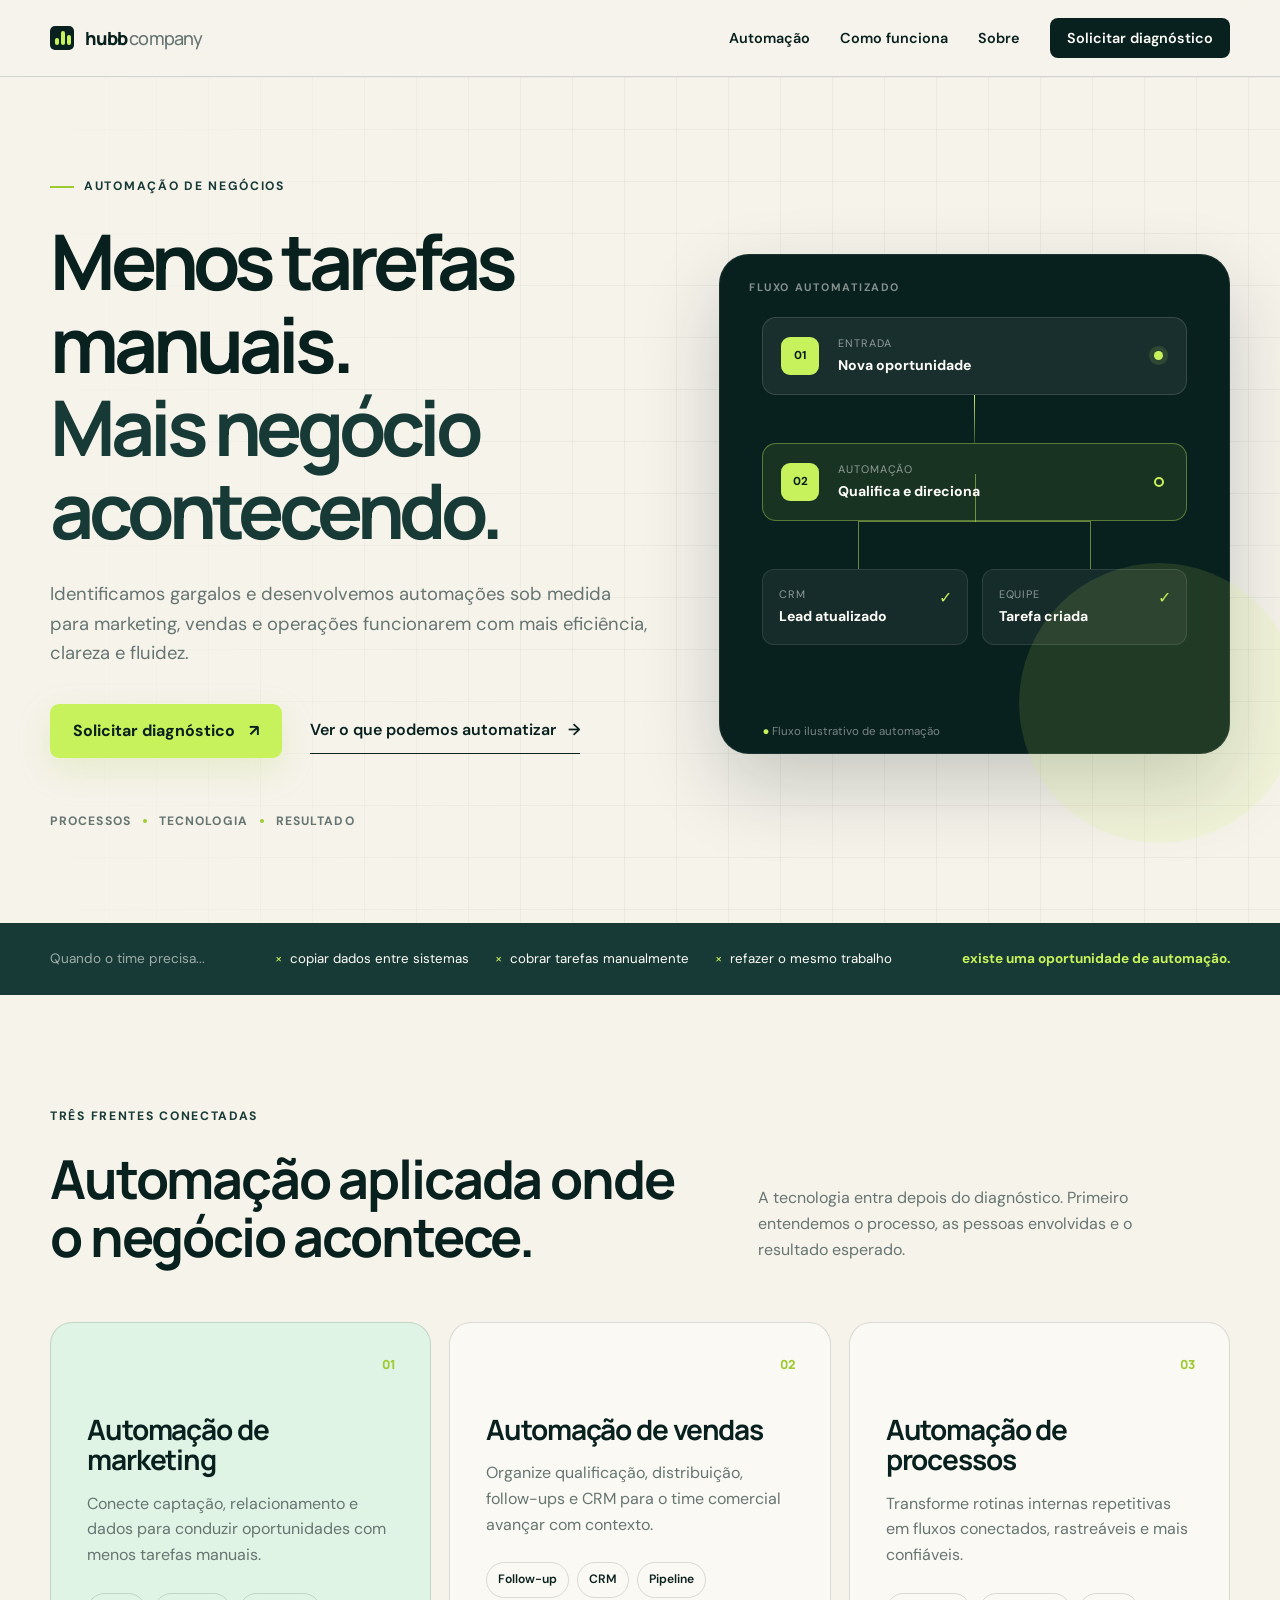
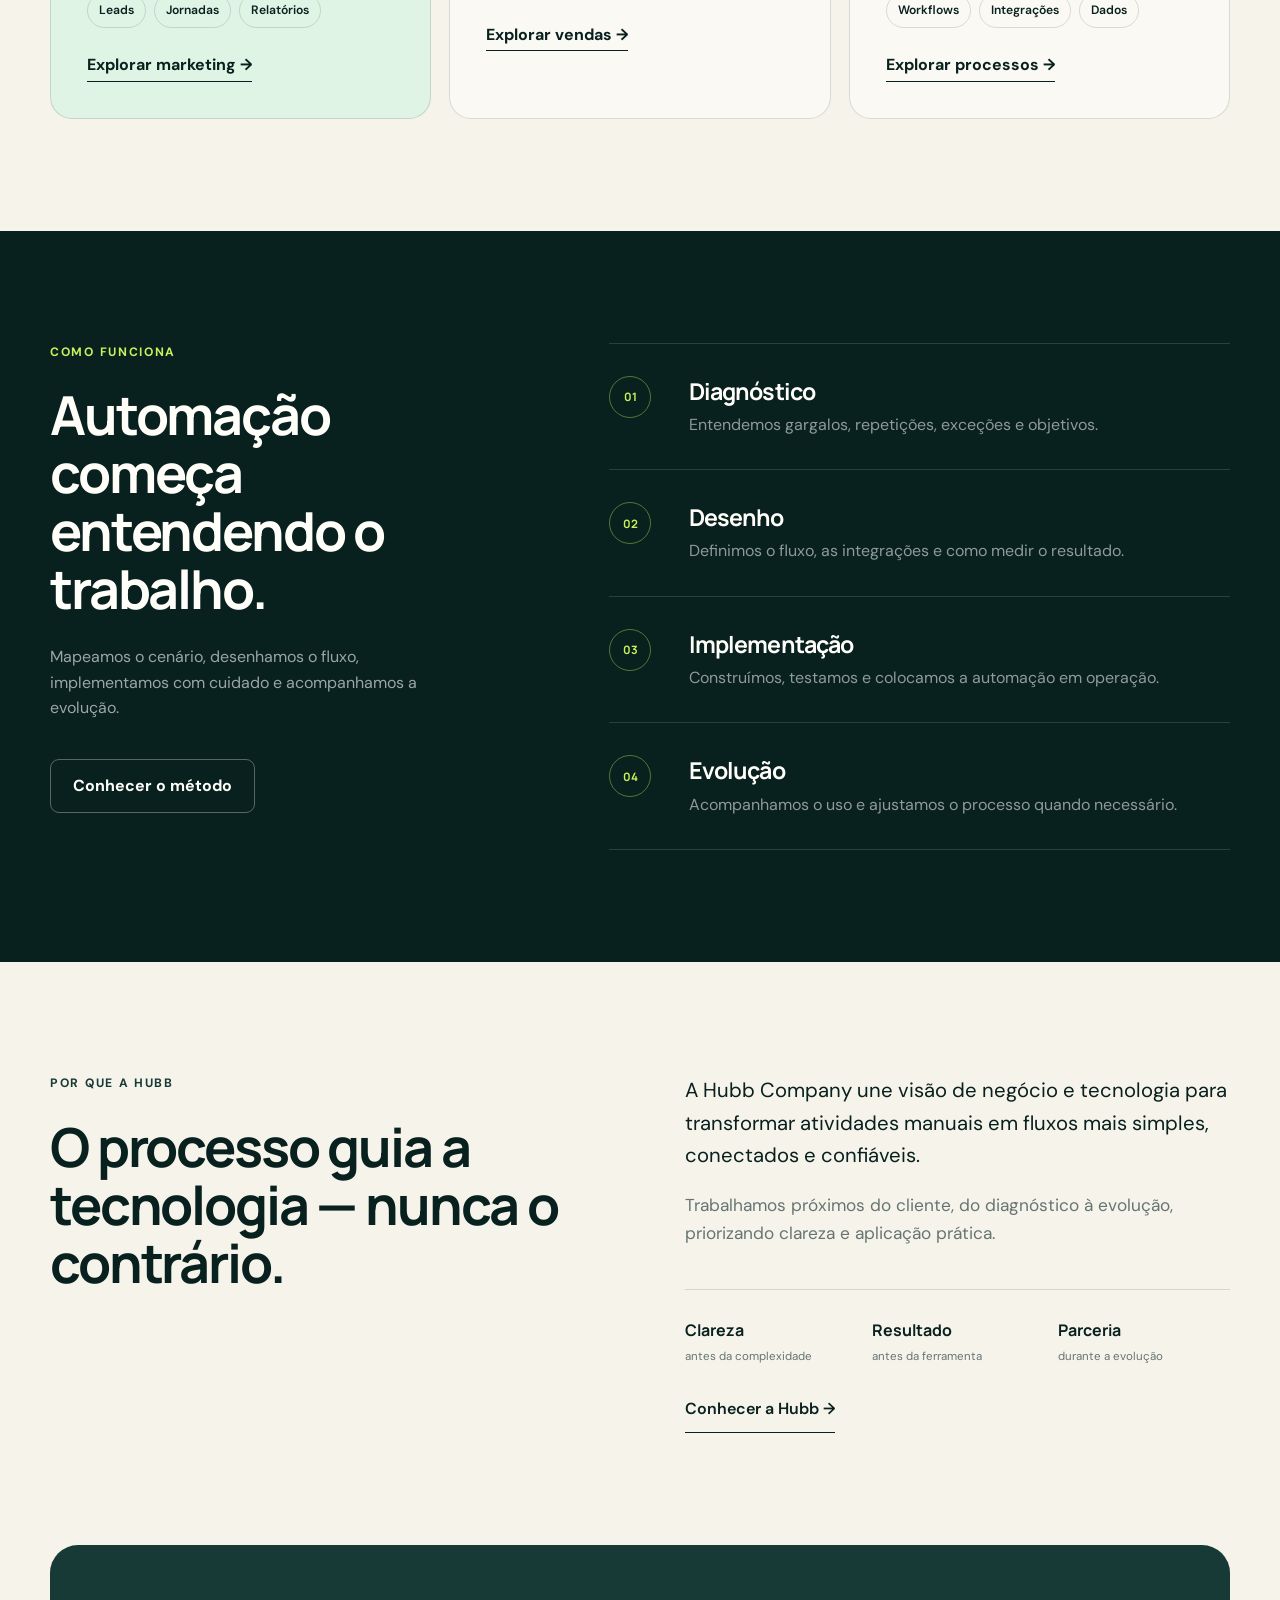
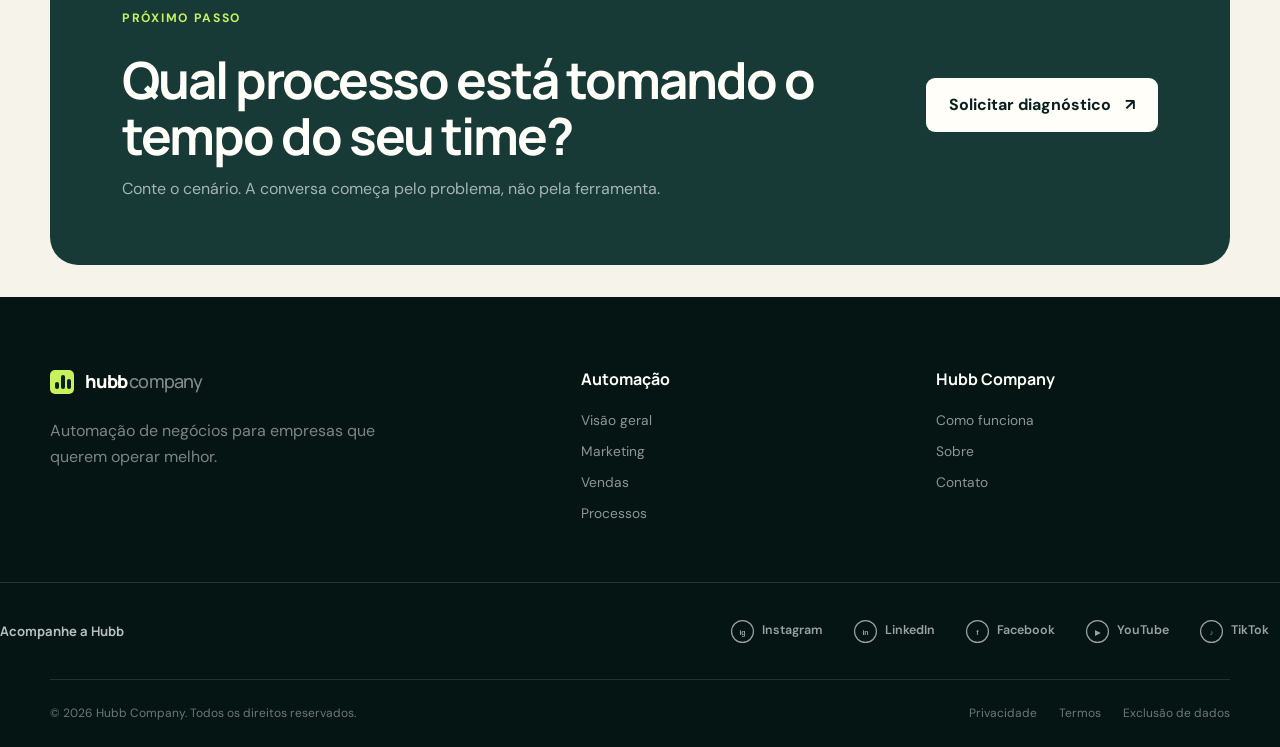
<file: index.html>
<!DOCTYPE html>
<html lang="pt-BR">
<head>
  <script>(function(w,d,s,l,i){w[l]=w[l]||[];w[l].push({'gtm.start':new Date().getTime(),event:'gtm.js'});var f=d.getElementsByTagName(s)[0],j=d.createElement(s),dl=l!='dataLayer'?'&l='+l:'';j.async=true;j.src='https://www.googletagmanager.com/gtm.js?id='+i+dl;f.parentNode.insertBefore(j,f);})(window,document,'script','dataLayer','GTM-T8QFWPZV');</script>
  <meta charset="UTF-8"><meta name="viewport" content="width=device-width, initial-scale=1.0"><meta name="theme-color" content="#081f1d">
  <title>Hubb Company — Automação de negócios para empresas</title><meta name="description" content="A Hubb identifica processos manuais e desenvolve automações sob medida para marketing, vendas e operações funcionarem melhor."><link rel="canonical" href="https://hubbcompany.com.br/">
  <meta property="og:locale" content="pt_BR"><meta property="og:site_name" content="Hubb Company"><meta property="og:type" content="website"><meta property="og:title" content="Hubb Company — Automação de negócios"><meta property="og:description" content="Menos tarefas manuais. Mais negócio acontecendo."><meta property="og:url" content="https://hubbcompany.com.br/"><meta property="og:image" content="https://hubbcompany.com.br/og.png"><meta property="og:image:width" content="1200"><meta property="og:image:height" content="630"><meta property="og:image:alt" content="Hubb Company — automação de negócios">
  <meta name="twitter:card" content="summary_large_image"><meta name="twitter:title" content="Hubb Company — Automação de negócios"><meta name="twitter:description" content="Menos tarefas manuais. Mais negócio acontecendo."><meta name="twitter:image" content="https://hubbcompany.com.br/og.png">
  <link rel="preconnect" href="https://fonts.googleapis.com"><link rel="preconnect" href="https://fonts.gstatic.com" crossorigin><link href="https://fonts.googleapis.com/css2?family=DM+Sans:wght@400;500;600;700&family=Manrope:wght@500;600;700;800&display=swap" rel="stylesheet"><link rel="stylesheet" href="/styles.css">
  <script type="application/ld+json">{"@context":"https://schema.org","@graph":[{"@type":"Organization","@id":"https://hubbcompany.com.br/#organization","name":"Hubb Company","url":"https://hubbcompany.com.br/","email":"contato@hubbcompany.com.br","logo":"https://hubbcompany.com.br/og.png","sameAs":["https://www.instagram.com/hubbcompany/","https://www.linkedin.com/company/hubbcompany/","https://www.facebook.com/hubbcompany/","https://www.youtube.com/@hubbcompany","https://www.tiktok.com/@hubbcompany","https://share.google/yQZIZZm4AxiGnwaPU"],"contactPoint":{"@type":"ContactPoint","telephone":"+55-19-99151-2409","availableLanguage":"Portuguese"}},{"@type":"WebSite","@id":"https://hubbcompany.com.br/#website","url":"https://hubbcompany.com.br/","name":"Hubb Company","inLanguage":"pt-BR","publisher":{"@id":"https://hubbcompany.com.br/#organization"}}]}</script>
</head>
<body>
  <noscript><iframe src="https://www.googletagmanager.com/ns.html?id=GTM-T8QFWPZV" height="0" width="0" style="display:none;visibility:hidden"></iframe></noscript>
  <header class="site-header"><div class="container header-inner"><a href="/" class="logo" aria-label="Hubb Company — início"><span class="logo-mark" aria-hidden="true"><i></i><i></i><i></i></span><span>hubb<span>company</span></span></a><input type="checkbox" id="menu-toggle" class="menu-toggle"><label for="menu-toggle" class="menu-toggle-label" aria-label="Abrir menu"><span></span><span></span><span></span></label><nav class="main-nav" aria-label="Navegação principal"><ul><li><a href="/automacao-de-negocios/">Automação</a></li><li><a href="/como-funciona/">Como funciona</a></li><li><a href="/sobre/">Sobre</a></li><li><a class="nav-cta" href="/contato/" data-track-cta="menu">Solicitar diagnóstico</a></li></ul></nav></div></header>
  <main>
    <section class="hero" id="topo"><div class="container hero-grid"><div class="hero-copy"><p class="eyebrow"><span></span> Automação de negócios</p><h1>Menos tarefas manuais.<br><em>Mais negócio acontecendo.</em></h1><p class="hero-subtitle">Identificamos gargalos e desenvolvemos automações sob medida para marketing, vendas e operações funcionarem com mais eficiência, clareza e fluidez.</p><div class="hero-actions"><a href="/contato/" class="btn btn-primary" data-track-cta="hero">Solicitar diagnóstico <span aria-hidden="true">↗</span></a><a href="/automacao-de-negocios/" class="text-link">Ver o que podemos automatizar <span aria-hidden="true">→</span></a></div><div class="hero-proof"><span>Processos</span><i></i><span>Tecnologia</span><i></i><span>Resultado</span></div></div><div class="process-visual" role="img" aria-label="Exemplo de um fluxo de negócio automatizado"><div class="visual-label">Fluxo automatizado</div><div class="flow-card"><span class="flow-icon">01</span><div><small>Entrada</small><strong>Nova oportunidade</strong></div><span class="status-dot"></span></div><div class="flow-line"><span></span></div><div class="flow-card flow-main"><span class="flow-icon">02</span><div><small>Automação</small><strong>Qualifica e direciona</strong></div><span class="pulse"></span></div><div class="flow-split"></div><div class="flow-results"><div class="mini-card"><small>CRM</small><strong>Lead atualizado</strong><span>✓</span></div><div class="mini-card"><small>Equipe</small><strong>Tarefa criada</strong><span>✓</span></div></div><p class="visual-note"><span>●</span> Fluxo ilustrativo de automação</p></div></div></section>
    <section class="problem-strip"><div class="container strip-grid"><p>Quando o time precisa...</p><ul><li>copiar dados entre sistemas</li><li>cobrar tarefas manualmente</li><li>refazer o mesmo trabalho</li></ul><strong>existe uma oportunidade de automação.</strong></div></section>
    <section class="section solutions-section" id="solucoes"><div class="container"><div class="section-heading"><div><p class="eyebrow">Três frentes conectadas</p><h2>Automação aplicada onde o negócio acontece.</h2></div><p>A tecnologia entra depois do diagnóstico. Primeiro entendemos o processo, as pessoas envolvidas e o resultado esperado.</p></div><div class="services-grid three-columns"><article class="service-card featured"><span class="card-number">01</span><h3>Automação de marketing</h3><p>Conecte captação, relacionamento e dados para conduzir oportunidades com menos tarefas manuais.</p><ul><li>Leads</li><li>Jornadas</li><li>Relatórios</li></ul><a class="card-link" href="/automacao-de-negocios/automacao-de-marketing/">Explorar marketing →</a></article><article class="service-card"><span class="card-number">02</span><h3>Automação de vendas</h3><p>Organize qualificação, distribuição, follow-ups e CRM para o time comercial avançar com contexto.</p><ul><li>Follow-up</li><li>CRM</li><li>Pipeline</li></ul><a class="card-link" href="/automacao-de-negocios/automacao-de-vendas/">Explorar vendas →</a></article><article class="service-card"><span class="card-number">03</span><h3>Automação de processos</h3><p>Transforme rotinas internas repetitivas em fluxos conectados, rastreáveis e mais confiáveis.</p><ul><li>Workflows</li><li>Integrações</li><li>Dados</li></ul><a class="card-link" href="/automacao-de-negocios/automacao-de-processos/">Explorar processos →</a></article></div></div></section>
    <section class="section method-section"><div class="container method-grid"><div class="method-intro"><p class="eyebrow light">Como funciona</p><h2>Automação começa entendendo o trabalho.</h2><p>Mapeamos o cenário, desenhamos o fluxo, implementamos com cuidado e acompanhamos a evolução.</p><a class="btn btn-outline" href="/como-funciona/">Conhecer o método</a></div><ol class="steps-list"><li><span>01</span><div><h3>Diagnóstico</h3><p>Entendemos gargalos, repetições, exceções e objetivos.</p></div></li><li><span>02</span><div><h3>Desenho</h3><p>Definimos o fluxo, as integrações e como medir o resultado.</p></div></li><li><span>03</span><div><h3>Implementação</h3><p>Construímos, testamos e colocamos a automação em operação.</p></div></li><li><span>04</span><div><h3>Evolução</h3><p>Acompanhamos o uso e ajustamos o processo quando necessário.</p></div></li></ol></div></section>
    <section class="section about-section"><div class="container about-grid"><div class="about-statement"><p class="eyebrow">Por que a Hubb</p><h2>O processo guia a tecnologia — nunca o contrário.</h2></div><div class="about-copy"><p>A Hubb Company une visão de negócio e tecnologia para transformar atividades manuais em fluxos mais simples, conectados e confiáveis.</p><p>Trabalhamos próximos do cliente, do diagnóstico à evolução, priorizando clareza e aplicação prática.</p><div class="values-row"><div><strong>Clareza</strong><span>antes da complexidade</span></div><div><strong>Resultado</strong><span>antes da ferramenta</span></div><div><strong>Parceria</strong><span>durante a evolução</span></div></div><a class="text-link inline-link" href="/sobre/">Conhecer a Hubb →</a></div></div></section>
    <section class="contact-section"><div class="container compact-cta"><div><p class="eyebrow light">Próximo passo</p><h2>Qual processo está tomando o tempo do seu time?</h2><p>Conte o cenário. A conversa começa pelo problema, não pela ferramenta.</p></div><a class="btn btn-light" href="/contato/" data-track-cta="home-final">Solicitar diagnóstico <span aria-hidden="true">↗</span></a></div></section>
  </main>
  <footer class="site-footer"><div class="container footer-grid"><div><a href="/" class="logo logo-footer"><span class="logo-mark" aria-hidden="true"><i></i><i></i><i></i></span><span>hubb<span>company</span></span></a><p>Automação de negócios para empresas que querem operar melhor.</p></div><nav aria-label="Soluções"><strong>Automação</strong><a href="/automacao-de-negocios/">Visão geral</a><a href="/automacao-de-negocios/automacao-de-marketing/">Marketing</a><a href="/automacao-de-negocios/automacao-de-vendas/">Vendas</a><a href="/automacao-de-negocios/automacao-de-processos/">Processos</a></nav><nav aria-label="Empresa"><strong>Hubb Company</strong><a href="/como-funciona/">Como funciona</a><a href="/sobre/">Sobre</a><a href="/contato/">Contato</a></nav></div><div class="container footer-bottom"><p>© 2026 Hubb Company. Todos os direitos reservados.</p><nav aria-label="Links legais"><a href="/politica-de-privacidade/">Privacidade</a><a href="/termos-de-servico/">Termos</a><a href="/exclusao-de-dados/">Exclusão de dados</a></nav></div></footer>
  <script src="/site.js" defer></script>
</body>
</html>
</file>
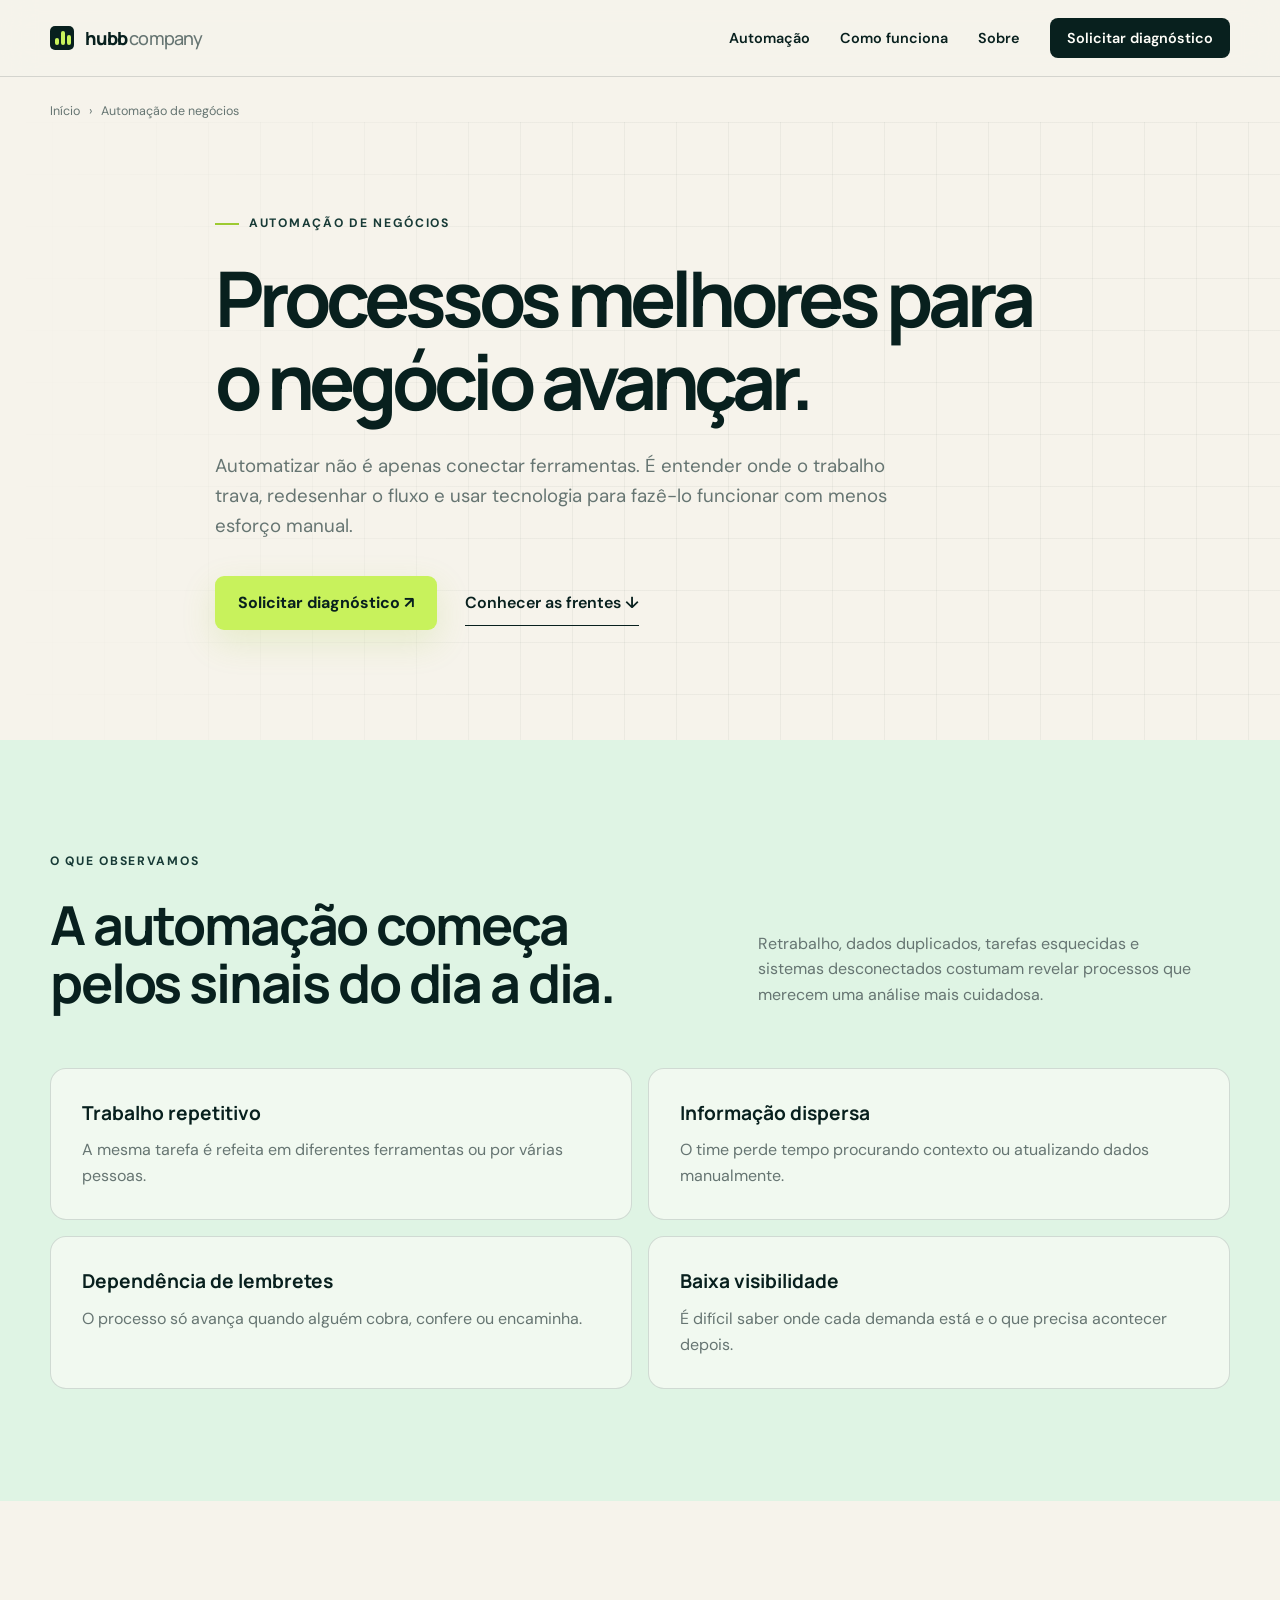
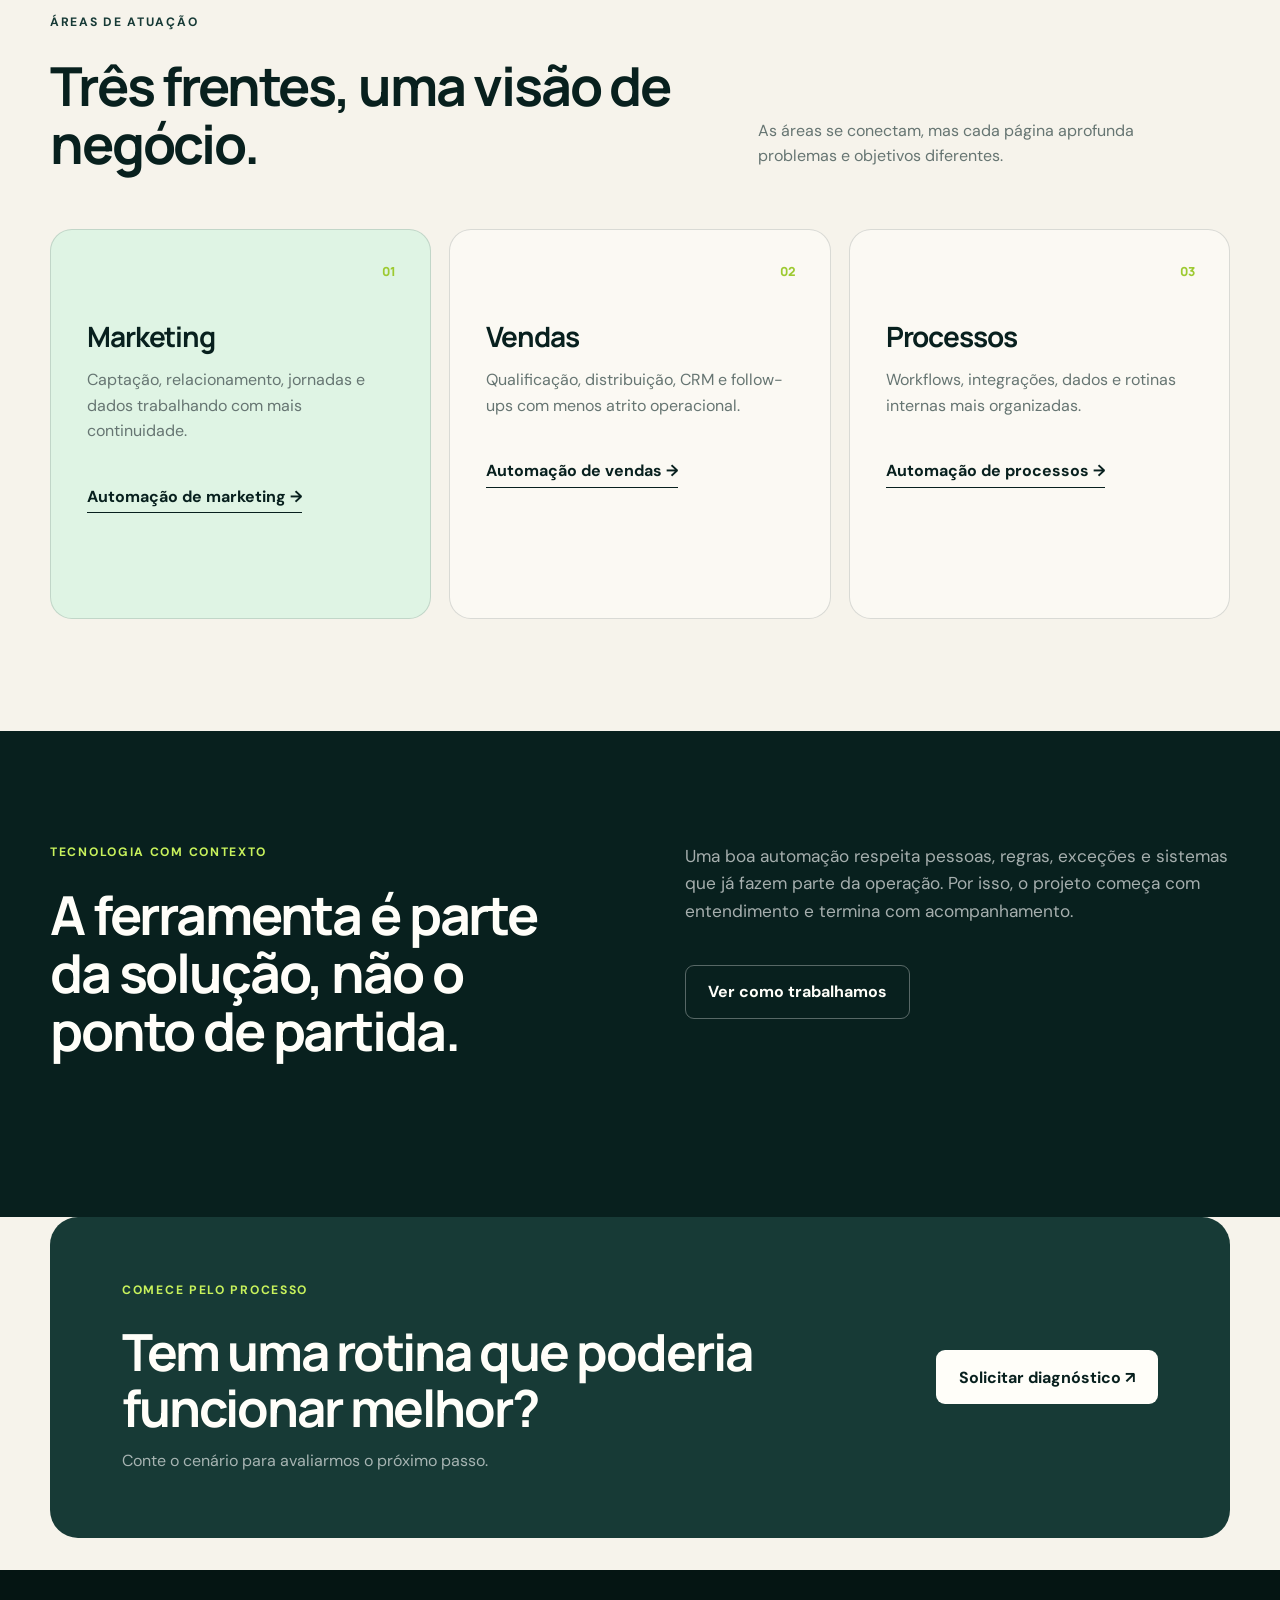
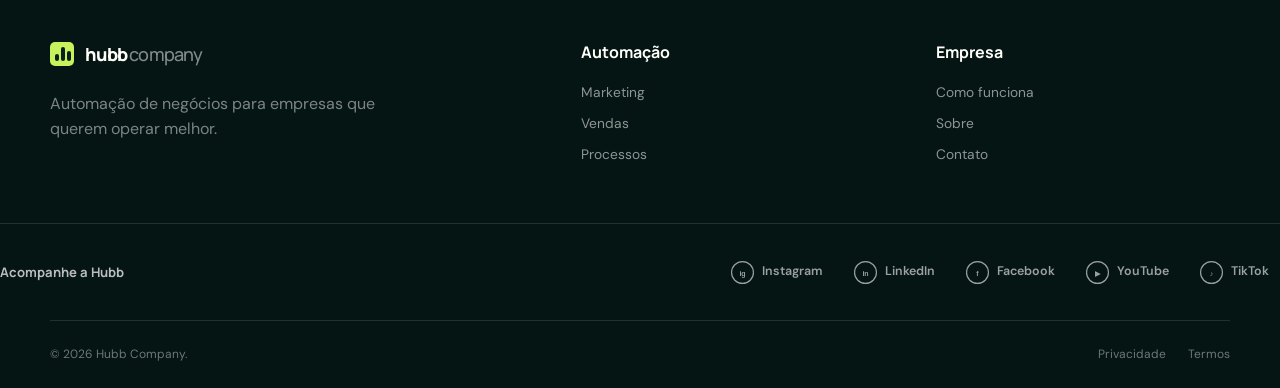
<file: automacao-de-negocios/index.html>
<!DOCTYPE html><html lang="pt-BR"><head>
<script>(function(w,d,s,l,i){w[l]=w[l]||[];w[l].push({'gtm.start':new Date().getTime(),event:'gtm.js'});var f=d.getElementsByTagName(s)[0],j=d.createElement(s),dl=l!='dataLayer'?'&l='+l:'';j.async=true;j.src='https://www.googletagmanager.com/gtm.js?id='+i+dl;f.parentNode.insertBefore(j,f);})(window,document,'script','dataLayer','GTM-T8QFWPZV');</script>
<meta charset="UTF-8"><meta name="viewport" content="width=device-width,initial-scale=1"><meta name="theme-color" content="#081f1d"><title>Automação de negócios para empresas | Hubb Company</title><meta name="description" content="Entenda como a Hubb automatiza processos de marketing, vendas e operações para reduzir trabalho manual e conectar o negócio."><link rel="canonical" href="https://hubbcompany.com.br/automacao-de-negocios/"><meta property="og:locale" content="pt_BR"><meta property="og:site_name" content="Hubb Company"><meta property="og:type" content="website"><meta property="og:title" content="Automação de negócios | Hubb Company"><meta property="og:description" content="Processos melhores, ferramentas conectadas e menos trabalho manual."><meta property="og:url" content="https://hubbcompany.com.br/automacao-de-negocios/"><meta property="og:image" content="https://hubbcompany.com.br/og.png"><meta name="twitter:card" content="summary_large_image"><link rel="preconnect" href="https://fonts.googleapis.com"><link rel="preconnect" href="https://fonts.gstatic.com" crossorigin><link href="https://fonts.googleapis.com/css2?family=DM+Sans:wght@400;500;600;700&family=Manrope:wght@500;600;700;800&display=swap" rel="stylesheet"><link rel="stylesheet" href="/styles.css">
<script type="application/ld+json">{"@context":"https://schema.org","@graph":[{"@type":"Service","name":"Automação de negócios","provider":{"@type":"Organization","name":"Hubb Company","url":"https://hubbcompany.com.br/"},"areaServed":"BR","url":"https://hubbcompany.com.br/automacao-de-negocios/","description":"Diagnóstico, desenho e implementação de automações aplicadas a marketing, vendas e processos de negócio."},{"@type":"BreadcrumbList","itemListElement":[{"@type":"ListItem","position":1,"name":"Início","item":"https://hubbcompany.com.br/"},{"@type":"ListItem","position":2,"name":"Automação de negócios","item":"https://hubbcompany.com.br/automacao-de-negocios/"}]}]}</script></head><body>
<noscript><iframe src="https://www.googletagmanager.com/ns.html?id=GTM-T8QFWPZV" height="0" width="0" style="display:none;visibility:hidden"></iframe></noscript>
<header class="site-header"><div class="container header-inner"><a href="/" class="logo" aria-label="Hubb Company — início"><span class="logo-mark" aria-hidden="true"><i></i><i></i><i></i></span><span>hubb<span>company</span></span></a><input type="checkbox" id="menu-toggle" class="menu-toggle"><label for="menu-toggle" class="menu-toggle-label" aria-label="Abrir menu"><span></span><span></span><span></span></label><nav class="main-nav" aria-label="Navegação principal"><ul><li><a href="/automacao-de-negocios/" aria-current="page">Automação</a></li><li><a href="/como-funciona/">Como funciona</a></li><li><a href="/sobre/">Sobre</a></li><li><a class="nav-cta" href="/contato/" data-track-cta="menu">Solicitar diagnóstico</a></li></ul></nav></div></header>
<main><div class="container breadcrumbs" aria-label="Navegação estrutural"><a href="/">Início</a><span>›</span><span>Automação de negócios</span></div><section class="page-hero"><div class="container narrow"><p class="eyebrow"><span></span> Automação de negócios</p><h1>Processos melhores para o negócio avançar.</h1><p>Automatizar não é apenas conectar ferramentas. É entender onde o trabalho trava, redesenhar o fluxo e usar tecnologia para fazê-lo funcionar com menos esforço manual.</p><div class="hero-actions"><a class="btn btn-primary" href="/contato/" data-track-cta="pillar-hero">Solicitar diagnóstico ↗</a><a class="text-link" href="#frentes">Conhecer as frentes ↓</a></div></div></section>
<section class="section soft-section"><div class="container"><div class="section-heading"><div><p class="eyebrow">O que observamos</p><h2>A automação começa pelos sinais do dia a dia.</h2></div><p>Retrabalho, dados duplicados, tarefas esquecidas e sistemas desconectados costumam revelar processos que merecem uma análise mais cuidadosa.</p></div><div class="signal-grid"><article><strong>Trabalho repetitivo</strong><p>A mesma tarefa é refeita em diferentes ferramentas ou por várias pessoas.</p></article><article><strong>Informação dispersa</strong><p>O time perde tempo procurando contexto ou atualizando dados manualmente.</p></article><article><strong>Dependência de lembretes</strong><p>O processo só avança quando alguém cobra, confere ou encaminha.</p></article><article><strong>Baixa visibilidade</strong><p>É difícil saber onde cada demanda está e o que precisa acontecer depois.</p></article></div></div></section>
<section class="section" id="frentes"><div class="container"><div class="section-heading"><div><p class="eyebrow">Áreas de atuação</p><h2>Três frentes, uma visão de negócio.</h2></div><p>As áreas se conectam, mas cada página aprofunda problemas e objetivos diferentes.</p></div><div class="services-grid three-columns"><article class="service-card featured"><span class="card-number">01</span><h3>Marketing</h3><p>Captação, relacionamento, jornadas e dados trabalhando com mais continuidade.</p><a class="card-link" href="/automacao-de-negocios/automacao-de-marketing/">Automação de marketing →</a></article><article class="service-card"><span class="card-number">02</span><h3>Vendas</h3><p>Qualificação, distribuição, CRM e follow-ups com menos atrito operacional.</p><a class="card-link" href="/automacao-de-negocios/automacao-de-vendas/">Automação de vendas →</a></article><article class="service-card"><span class="card-number">03</span><h3>Processos</h3><p>Workflows, integrações, dados e rotinas internas mais organizadas.</p><a class="card-link" href="/automacao-de-negocios/automacao-de-processos/">Automação de processos →</a></article></div></div></section>
<section class="section method-section"><div class="container split-content"><div><p class="eyebrow light">Tecnologia com contexto</p><h2>A ferramenta é parte da solução, não o ponto de partida.</h2></div><div><p>Uma boa automação respeita pessoas, regras, exceções e sistemas que já fazem parte da operação. Por isso, o projeto começa com entendimento e termina com acompanhamento.</p><a class="btn btn-outline" href="/como-funciona/">Ver como trabalhamos</a></div></div></section>
<section class="contact-section"><div class="container compact-cta"><div><p class="eyebrow light">Comece pelo processo</p><h2>Tem uma rotina que poderia funcionar melhor?</h2><p>Conte o cenário para avaliarmos o próximo passo.</p></div><a class="btn btn-light" href="/contato/" data-track-cta="pillar-final">Solicitar diagnóstico ↗</a></div></section></main>
<footer class="site-footer"><div class="container footer-grid"><div><a href="/" class="logo logo-footer"><span class="logo-mark" aria-hidden="true"><i></i><i></i><i></i></span><span>hubb<span>company</span></span></a><p>Automação de negócios para empresas que querem operar melhor.</p></div><nav><strong>Automação</strong><a href="/automacao-de-negocios/automacao-de-marketing/">Marketing</a><a href="/automacao-de-negocios/automacao-de-vendas/">Vendas</a><a href="/automacao-de-negocios/automacao-de-processos/">Processos</a></nav><nav><strong>Empresa</strong><a href="/como-funciona/">Como funciona</a><a href="/sobre/">Sobre</a><a href="/contato/">Contato</a></nav></div><div class="container footer-bottom"><p>© 2026 Hubb Company.</p><nav><a href="/politica-de-privacidade/">Privacidade</a><a href="/termos-de-servico/">Termos</a></nav></div></footer><script src="/site.js" defer></script></body></html>
</file>
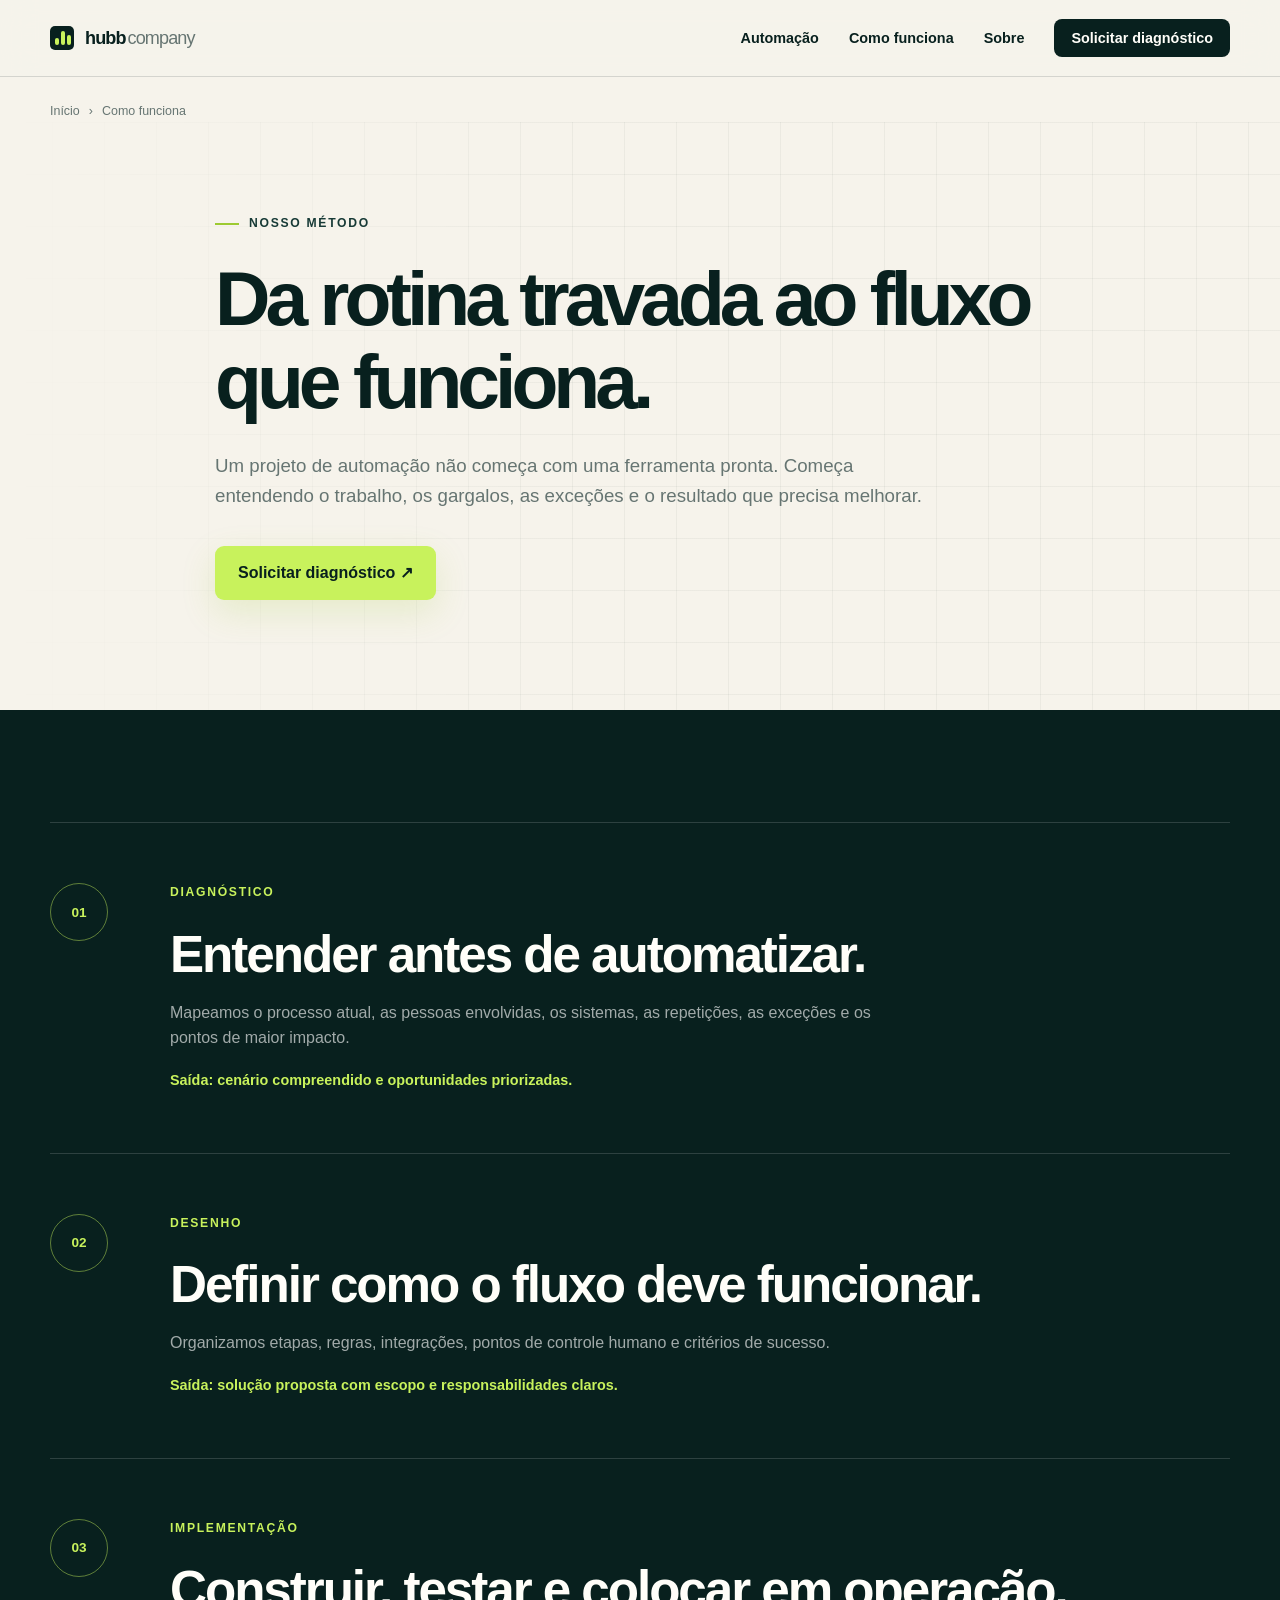
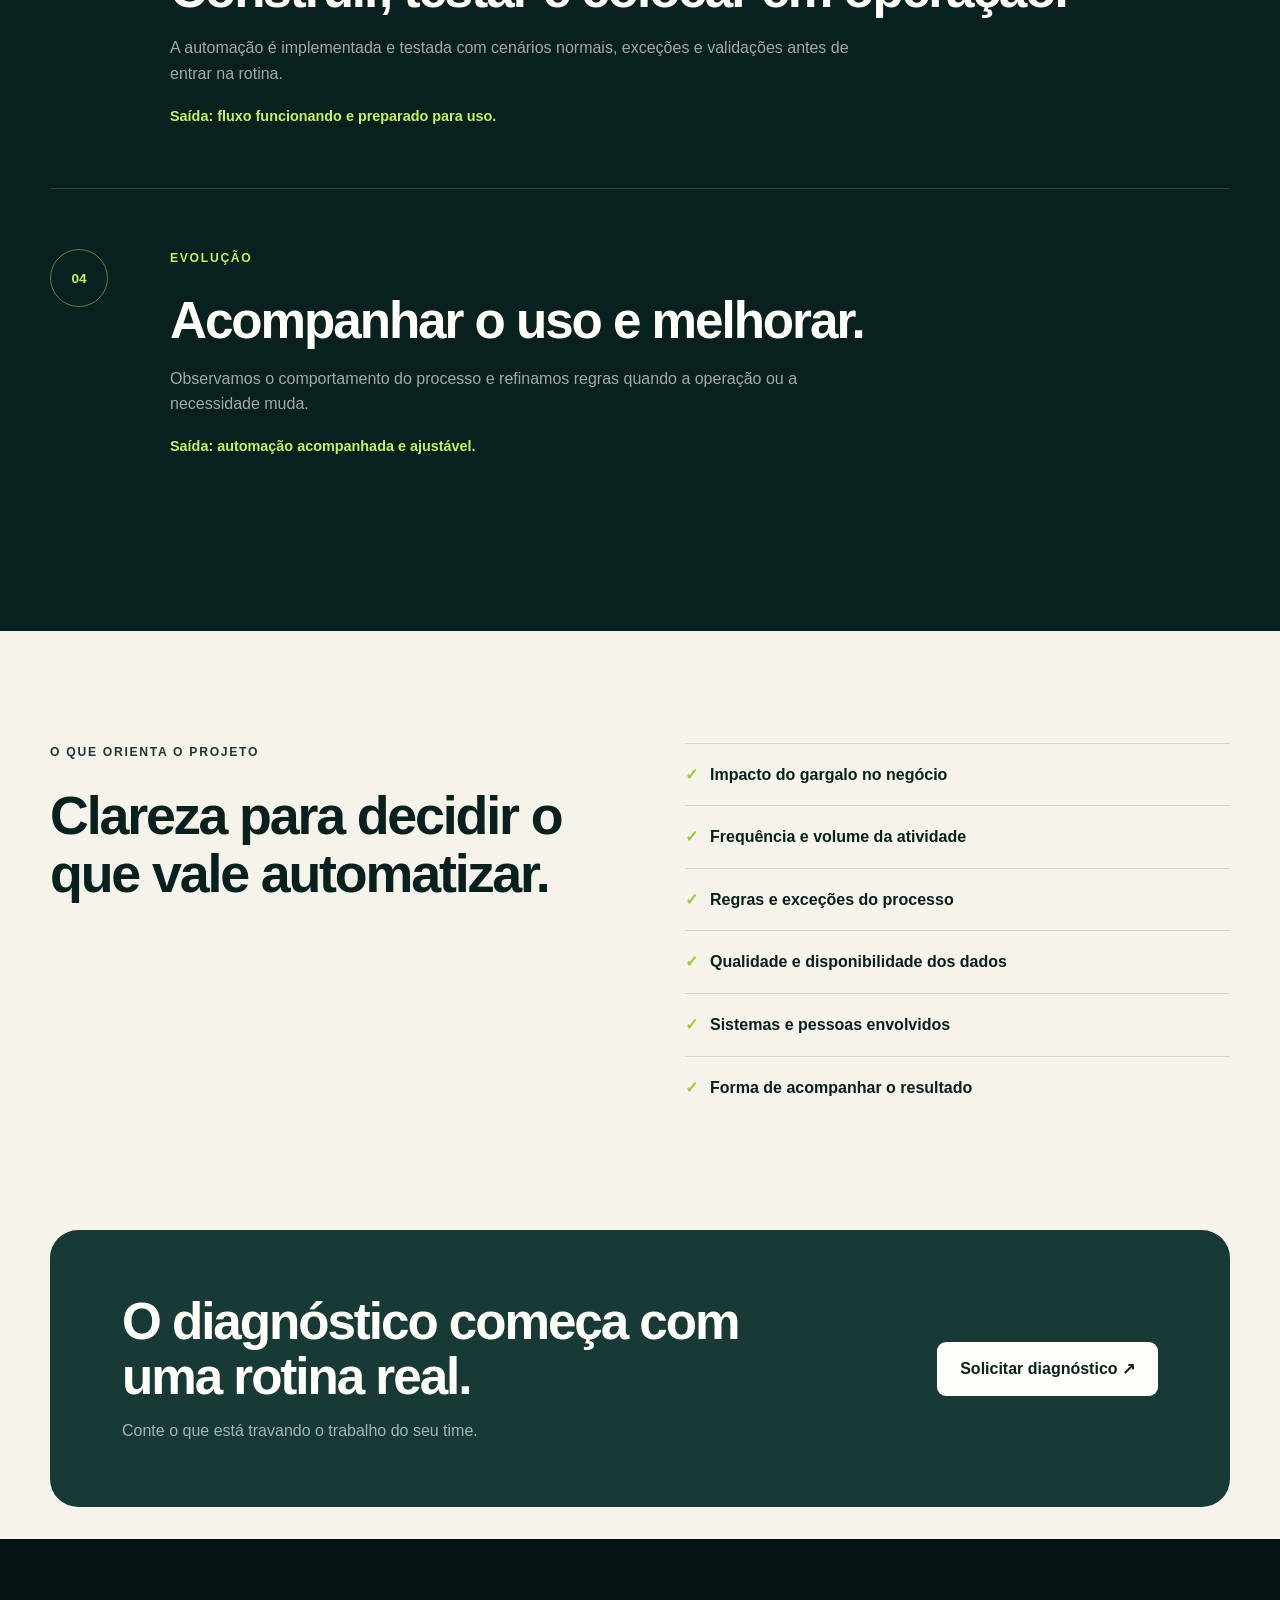
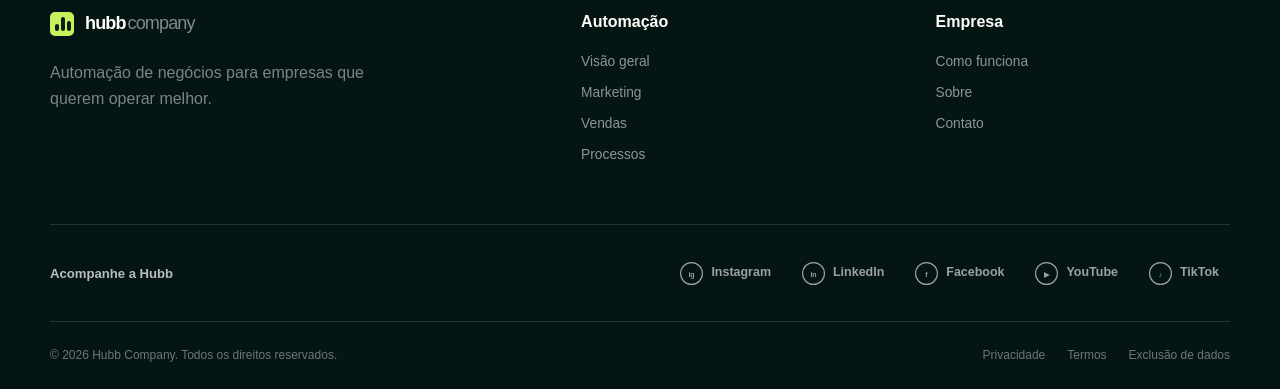
<file: como-funciona/index.html>
<!DOCTYPE html><html lang="pt-BR"><head><script>(function(w,d,s,l,i){w[l]=w[l]||[];w[l].push({'gtm.start':new Date().getTime(),event:'gtm.js'});var f=d.getElementsByTagName(s)[0],j=d.createElement(s),dl=l!='dataLayer'?'&l='+l:'';j.async=true;j.src='https://www.googletagmanager.com/gtm.js?id='+i+dl;f.parentNode.insertBefore(j,f);})(window,document,'script','dataLayer','GTM-T8QFWPZV');</script><meta charset="UTF-8"><meta name="viewport" content="width=device-width,initial-scale=1"><meta name="theme-color" content="#081f1d"><title>Como funciona um projeto de automação | Hubb Company</title><meta name="description" content="Conheça as etapas de um projeto da Hubb: diagnóstico, desenho da solução, implementação, testes e evolução."><link rel="canonical" href="https://hubbcompany.com.br/como-funciona/"><meta property="og:locale" content="pt_BR"><meta property="og:site_name" content="Hubb Company"><meta property="og:type" content="website"><meta property="og:title" content="Como funciona | Hubb Company"><meta property="og:description" content="Do diagnóstico à evolução da automação."><meta property="og:url" content="https://hubbcompany.com.br/como-funciona/"><meta property="og:image" content="https://hubbcompany.com.br/og.png"><meta name="twitter:card" content="summary_large_image"><link rel="stylesheet" href="/styles.css"><script type="application/ld+json">{"@context":"https://schema.org","@type":"BreadcrumbList","itemListElement":[{"@type":"ListItem","position":1,"name":"Início","item":"https://hubbcompany.com.br/"},{"@type":"ListItem","position":2,"name":"Como funciona","item":"https://hubbcompany.com.br/como-funciona/"}]}</script></head><body><noscript><iframe src="https://www.googletagmanager.com/ns.html?id=GTM-T8QFWPZV" height="0" width="0" style="display:none;visibility:hidden"></iframe></noscript>
<header class="site-header"><div class="container header-inner"><a href="/" class="logo"><span class="logo-mark"><i></i><i></i><i></i></span><span>hubb<span>company</span></span></a><input type="checkbox" id="menu-toggle" class="menu-toggle"><label for="menu-toggle" class="menu-toggle-label" aria-label="Abrir menu"><span></span><span></span><span></span></label><nav class="main-nav"><ul><li><a href="/automacao-de-negocios/">Automação</a></li><li><a href="/como-funciona/" aria-current="page">Como funciona</a></li><li><a href="/sobre/">Sobre</a></li><li><a class="nav-cta" href="/contato/" data-track-cta="menu">Solicitar diagnóstico</a></li></ul></nav></div></header>
<main><div class="container breadcrumbs"><a href="/">Início</a><span>›</span><span>Como funciona</span></div><section class="page-hero"><div class="container narrow"><p class="eyebrow"><span></span> Nosso método</p><h1>Da rotina travada ao fluxo que funciona.</h1><p>Um projeto de automação não começa com uma ferramenta pronta. Começa entendendo o trabalho, os gargalos, as exceções e o resultado que precisa melhorar.</p><a class="btn btn-primary" href="/contato/" data-track-cta="method-hero">Solicitar diagnóstico ↗</a></div></section>
<section class="section method-section"><div class="container"><ol class="timeline"><li><span>01</span><div><p class="eyebrow light">Diagnóstico</p><h2>Entender antes de automatizar.</h2><p>Mapeamos o processo atual, as pessoas envolvidas, os sistemas, as repetições, as exceções e os pontos de maior impacto.</p><strong>Saída: cenário compreendido e oportunidades priorizadas.</strong></div></li><li><span>02</span><div><p class="eyebrow light">Desenho</p><h2>Definir como o fluxo deve funcionar.</h2><p>Organizamos etapas, regras, integrações, pontos de controle humano e critérios de sucesso.</p><strong>Saída: solução proposta com escopo e responsabilidades claros.</strong></div></li><li><span>03</span><div><p class="eyebrow light">Implementação</p><h2>Construir, testar e colocar em operação.</h2><p>A automação é implementada e testada com cenários normais, exceções e validações antes de entrar na rotina.</p><strong>Saída: fluxo funcionando e preparado para uso.</strong></div></li><li><span>04</span><div><p class="eyebrow light">Evolução</p><h2>Acompanhar o uso e melhorar.</h2><p>Observamos o comportamento do processo e refinamos regras quando a operação ou a necessidade muda.</p><strong>Saída: automação acompanhada e ajustável.</strong></div></li></ol></div></section>
<section class="section"><div class="container split-content"><div><p class="eyebrow">O que orienta o projeto</p><h2>Clareza para decidir o que vale automatizar.</h2></div><ul class="check-list"><li>Impacto do gargalo no negócio</li><li>Frequência e volume da atividade</li><li>Regras e exceções do processo</li><li>Qualidade e disponibilidade dos dados</li><li>Sistemas e pessoas envolvidos</li><li>Forma de acompanhar o resultado</li></ul></div></section>
<section class="contact-section"><div class="container compact-cta"><div><h2>O diagnóstico começa com uma rotina real.</h2><p>Conte o que está travando o trabalho do seu time.</p></div><a class="btn btn-light" href="/contato/" data-track-cta="method-final">Solicitar diagnóstico ↗</a></div></section></main><script src="/site.js" defer></script></body></html>
</file>
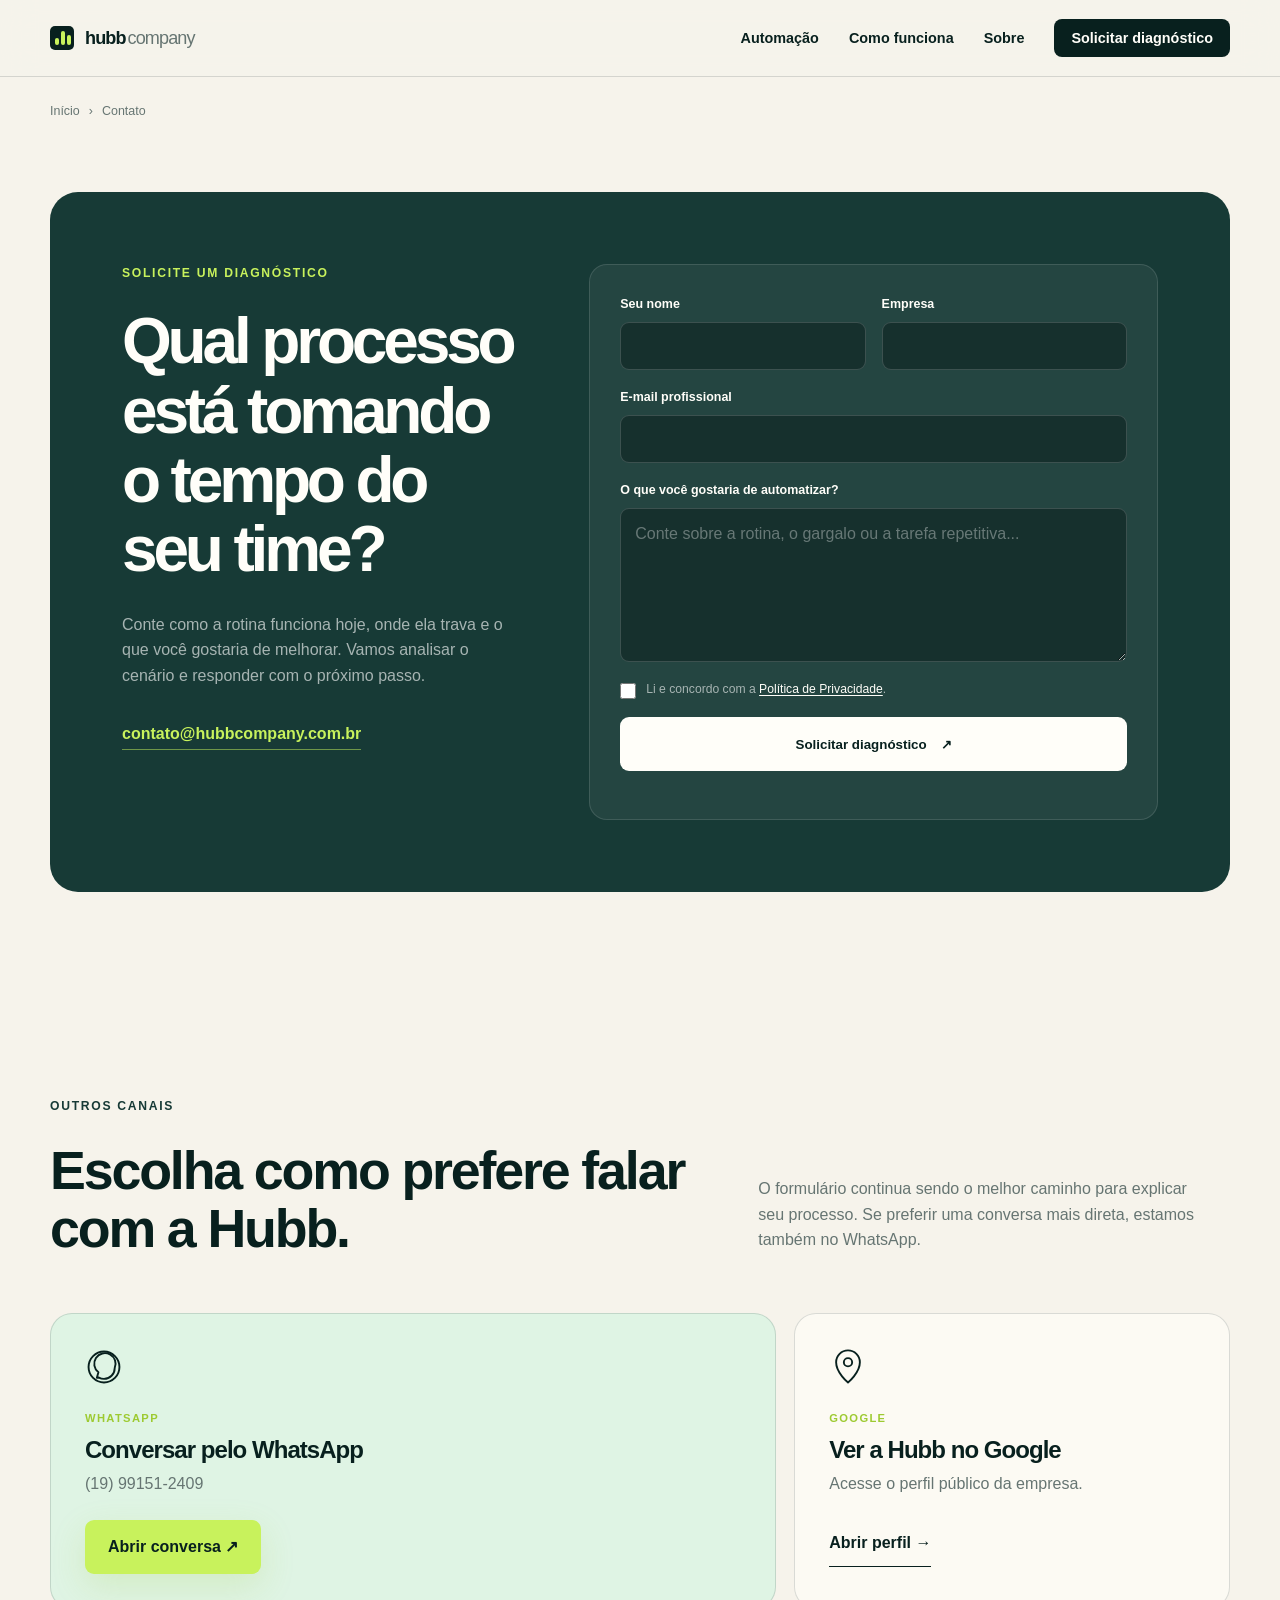
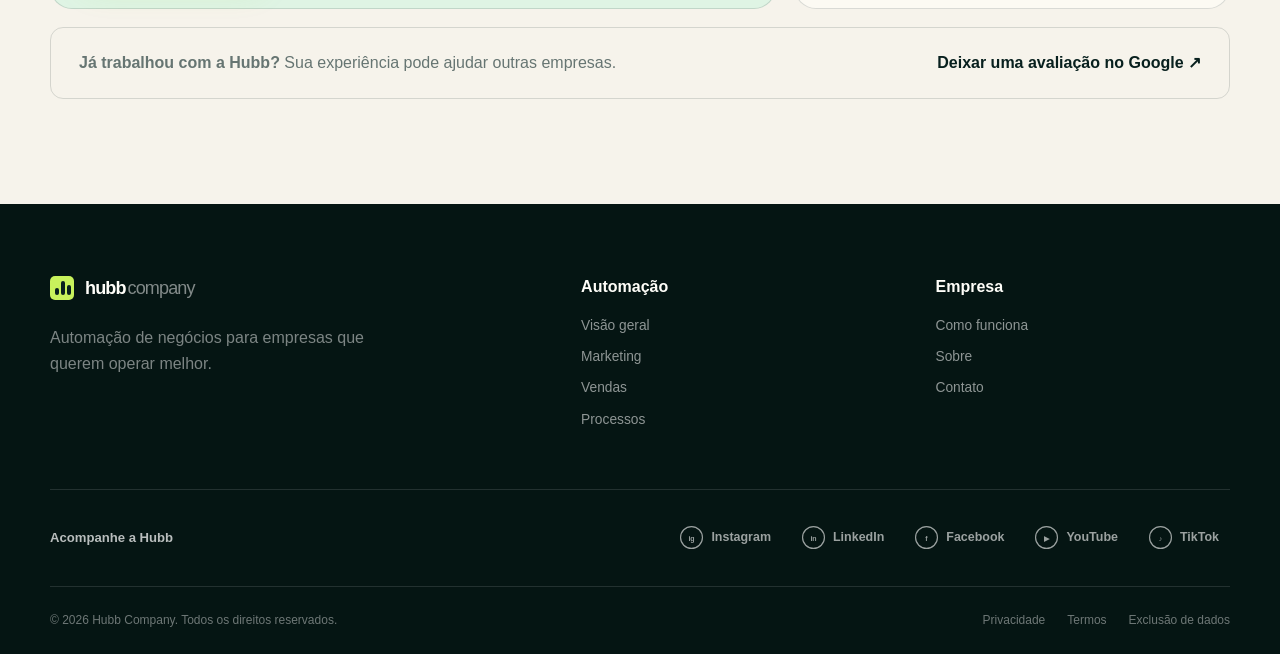
<file: contato/index.html>
<!DOCTYPE html><html lang="pt-BR"><head><script>(function(w,d,s,l,i){w[l]=w[l]||[];w[l].push({'gtm.start':new Date().getTime(),event:'gtm.js'});var f=d.getElementsByTagName(s)[0],j=d.createElement(s),dl=l!='dataLayer'?'&l='+l:'';j.async=true;j.src='https://www.googletagmanager.com/gtm.js?id='+i+dl;f.parentNode.insertBefore(j,f);})(window,document,'script','dataLayer','GTM-T8QFWPZV');</script><meta charset="UTF-8"><meta name="viewport" content="width=device-width,initial-scale=1"><meta name="theme-color" content="#081f1d"><title>Solicite um diagnóstico de automação | Hubb Company</title><meta name="description" content="Conte à Hubb Company qual processo, rotina ou tarefa manual você gostaria de melhorar com automação."><link rel="canonical" href="https://hubbcompany.com.br/contato/"><meta property="og:locale" content="pt_BR"><meta property="og:site_name" content="Hubb Company"><meta property="og:type" content="website"><meta property="og:title" content="Solicite um diagnóstico | Hubb Company"><meta property="og:description" content="A conversa começa pelo processo, não pela ferramenta."><meta property="og:url" content="https://hubbcompany.com.br/contato/"><meta property="og:image" content="https://hubbcompany.com.br/og.png"><meta name="twitter:card" content="summary_large_image"><link rel="stylesheet" href="/styles.css"><script type="application/ld+json">{"@context":"https://schema.org","@type":"BreadcrumbList","itemListElement":[{"@type":"ListItem","position":1,"name":"Início","item":"https://hubbcompany.com.br/"},{"@type":"ListItem","position":2,"name":"Contato","item":"https://hubbcompany.com.br/contato/"}]}</script></head><body><noscript><iframe src="https://www.googletagmanager.com/ns.html?id=GTM-T8QFWPZV" height="0" width="0" style="display:none;visibility:hidden"></iframe></noscript>
<header class="site-header"><div class="container header-inner"><a href="/" class="logo"><span class="logo-mark"><i></i><i></i><i></i></span><span>hubb<span>company</span></span></a><input type="checkbox" id="menu-toggle" class="menu-toggle"><label for="menu-toggle" class="menu-toggle-label" aria-label="Abrir menu"><span></span><span></span><span></span></label><nav class="main-nav"><ul><li><a href="/automacao-de-negocios/">Automação</a></li><li><a href="/como-funciona/">Como funciona</a></li><li><a href="/sobre/">Sobre</a></li><li><a class="nav-cta" href="/contato/" aria-current="page">Solicitar diagnóstico</a></li></ul></nav></div></header>
<main><div class="container breadcrumbs"><a href="/">Início</a><span>›</span><span>Contato</span></div><section class="contact-page"><div class="container contact-panel"><div class="contact-copy"><p class="eyebrow light">Solicite um diagnóstico</p><h1>Qual processo está tomando o tempo do seu time?</h1><p>Conte como a rotina funciona hoje, onde ela trava e o que você gostaria de melhorar. Vamos analisar o cenário e responder com o próximo passo.</p><a href="mailto:contato@hubbcompany.com.br">contato@hubbcompany.com.br</a></div><form class="contact-form" id="contact-form" action="https://formspree.io/f/xdeoeqor" method="POST"><input type="hidden" name="_subject" value="Solicitação de diagnóstico — site Hubb Company"><div class="form-row"><div class="form-field"><label for="name">Seu nome</label><input id="name" name="name" type="text" autocomplete="name" required></div><div class="form-field"><label for="company">Empresa</label><input id="company" name="company" type="text" autocomplete="organization"></div></div><div class="form-field"><label for="email">E-mail profissional</label><input id="email" name="email" type="email" autocomplete="email" required></div><div class="form-field"><label for="process">O que você gostaria de automatizar?</label><textarea id="process" name="process" rows="5" placeholder="Conte sobre a rotina, o gargalo ou a tarefa repetitiva..." required></textarea></div><div class="form-trap" aria-hidden="true"><label for="website">Não preencha</label><input id="website" name="_gotcha" type="text" tabindex="-1" autocomplete="off"></div><label class="form-consent"><input type="checkbox" name="privacy_consent" value="aceito" required><span>Li e concordo com a <a href="/politica-de-privacidade/" target="_blank" rel="noopener">Política de Privacidade</a>.</span></label><button class="btn btn-light form-submit" type="submit"><span class="button-label">Solicitar diagnóstico</span><span aria-hidden="true">↗</span></button><p class="form-status" id="form-status" role="status" aria-live="polite"></p></form></div></section></main><script src="/site.js" defer></script></body></html>
</file>
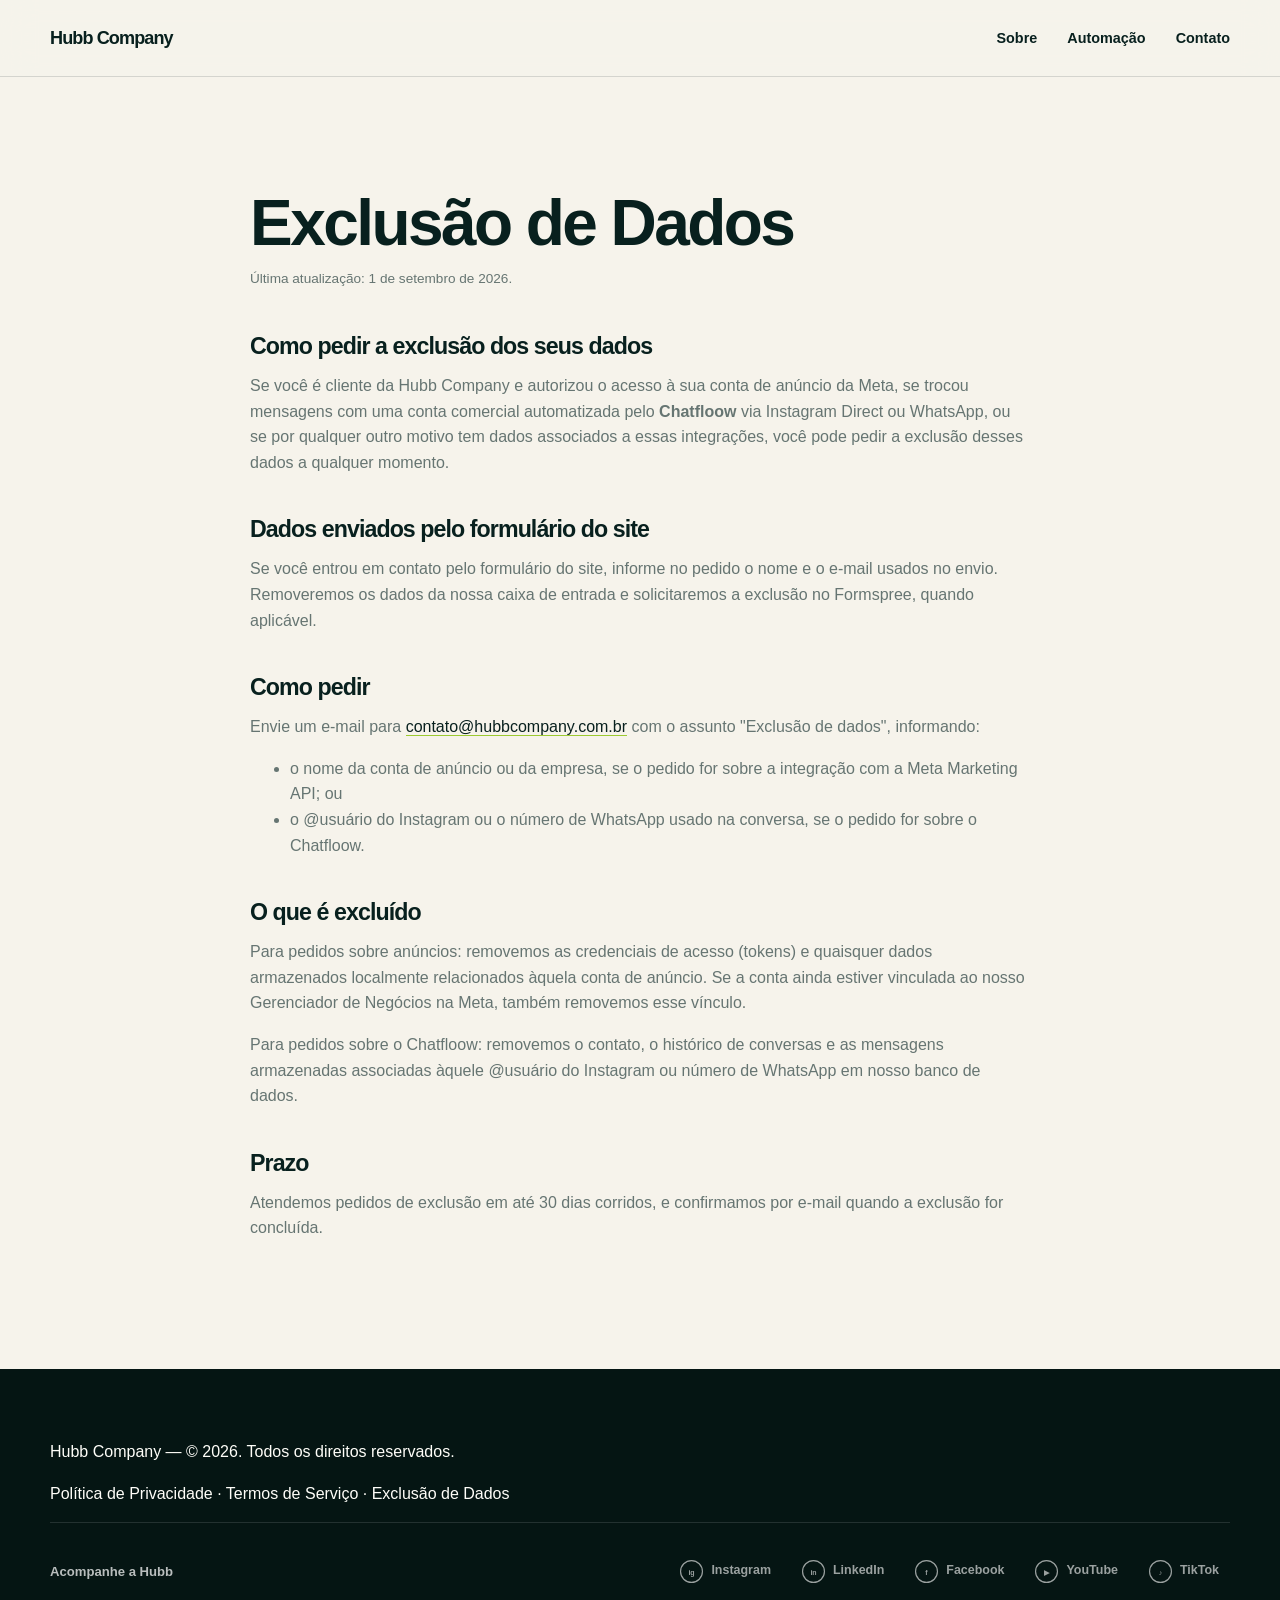
<file: exclusao-de-dados/index.html>
<!DOCTYPE html>
<html lang="pt-BR">
<head>
  <!-- Google Tag Manager -->
  <script>(function(w,d,s,l,i){w[l]=w[l]||[];w[l].push({'gtm.start':
  new Date().getTime(),event:'gtm.js'});var f=d.getElementsByTagName(s)[0],
  j=d.createElement(s),dl=l!='dataLayer'?'&l='+l:'';j.async=true;j.src=
  'https://www.googletagmanager.com/gtm.js?id='+i+dl;f.parentNode.insertBefore(j,f);
  })(window,document,'script','dataLayer','GTM-T8QFWPZV');</script>
  <!-- End Google Tag Manager -->
  <meta charset="UTF-8">
  <meta name="viewport" content="width=device-width, initial-scale=1.0">
  <title>Exclusão de Dados — Hubb Company</title>
  <meta name="robots" content="noindex">
  <meta name="description" content="Como pedir a exclusão de dados associados à integração da Hubb Company com a Meta Marketing API.">
  <link rel="stylesheet" href="/styles.css">
</head>
<body>
  <!-- Google Tag Manager (noscript) -->
  <noscript><iframe src="https://www.googletagmanager.com/ns.html?id=GTM-T8QFWPZV"
  height="0" width="0" style="display:none;visibility:hidden"></iframe></noscript>
  <!-- End Google Tag Manager (noscript) -->

  <header class="site-header">
    <div class="container header-inner">
      <a href="/" class="logo">Hubb Company</a>

      <input type="checkbox" id="menu-toggle" class="menu-toggle">
      <label for="menu-toggle" class="menu-toggle-label" aria-label="Abrir menu">
        <span></span>
        <span></span>
        <span></span>
      </label>

      <nav class="main-nav">
        <ul>
          <li><a href="/sobre/">Sobre</a></li>
          <li><a href="/automacao-de-negocios/">Automação</a></li>
          <li><a href="/contato/">Contato</a></li>
        </ul>
      </nav>
    </div>
  </header>

  <main>
    <section class="section">
      <div class="container legal-content">
        <h1>Exclusão de Dados</h1>
        <p class="updated-date">Última atualização: 1 de setembro de 2026.</p>

        <h2>Como pedir a exclusão dos seus dados</h2>
        <p>
          Se você é cliente da Hubb Company e autorizou o acesso à sua conta
          de anúncio da Meta, se trocou mensagens com uma conta comercial
          automatizada pelo <strong>Chatfloow</strong> via Instagram Direct
          ou WhatsApp, ou se por qualquer outro motivo tem dados associados
          a essas integrações, você pode pedir a exclusão desses dados a
          qualquer momento.
        </p>

        <h2>Dados enviados pelo formulário do site</h2>
        <p>
          Se você entrou em contato pelo formulário do site, informe no
          pedido o nome e o e-mail usados no envio. Removeremos os dados da
          nossa caixa de entrada e solicitaremos a exclusão no Formspree,
          quando aplicável.
        </p>

        <h2>Como pedir</h2>
        <p>
          Envie um e-mail para
          <a href="mailto:contato@hubbcompany.com.br">contato@hubbcompany.com.br</a>
          com o assunto "Exclusão de dados", informando:
        </p>
        <ul>
          <li>o nome da conta de anúncio ou da empresa, se o pedido for sobre a integração com a Meta Marketing API; ou</li>
          <li>o @usuário do Instagram ou o número de WhatsApp usado na conversa, se o pedido for sobre o Chatfloow.</li>
        </ul>

        <h2>O que é excluído</h2>
        <p>
          Para pedidos sobre anúncios: removemos as credenciais de acesso
          (tokens) e quaisquer dados armazenados localmente relacionados
          àquela conta de anúncio. Se a conta ainda estiver vinculada ao
          nosso Gerenciador de Negócios na Meta, também removemos esse
          vínculo.
        </p>
        <p>
          Para pedidos sobre o Chatfloow: removemos o contato, o histórico
          de conversas e as mensagens armazenadas associadas àquele
          @usuário do Instagram ou número de WhatsApp em nosso banco de
          dados.
        </p>

        <h2>Prazo</h2>
        <p>
          Atendemos pedidos de exclusão em até 30 dias corridos, e
          confirmamos por e-mail quando a exclusão for concluída.
        </p>
      </div>
    </section>
  </main>

  <footer class="site-footer">
    <div class="container">
      <p>Hubb Company — &copy; 2026. Todos os direitos reservados.</p>
      <p class="footer-links">
        <a href="/politica-de-privacidade/">Política de Privacidade</a> ·
        <a href="/termos-de-servico/">Termos de Serviço</a> ·
        <a href="/exclusao-de-dados/">Exclusão de Dados</a>
      </p>
    </div>
  </footer>

  <script src="/site.js" defer></script>
</body>
</html>
</file>
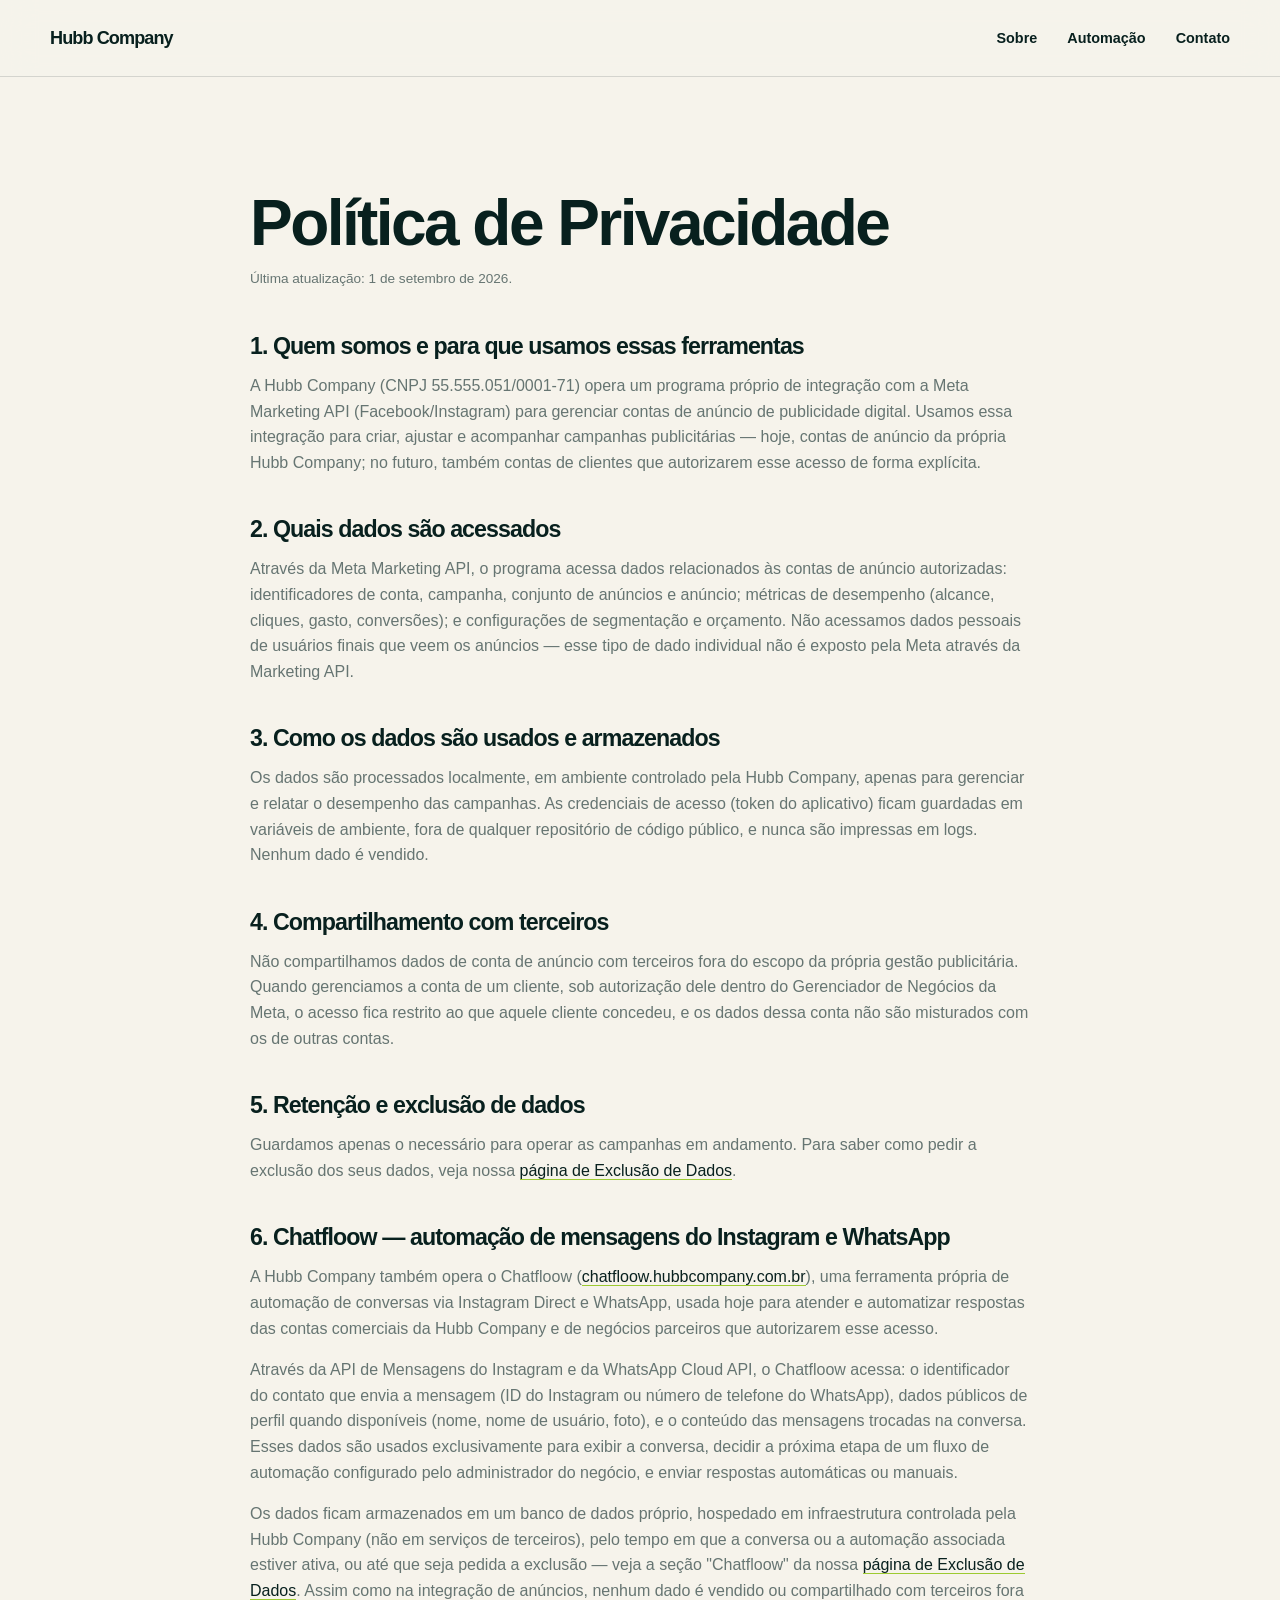
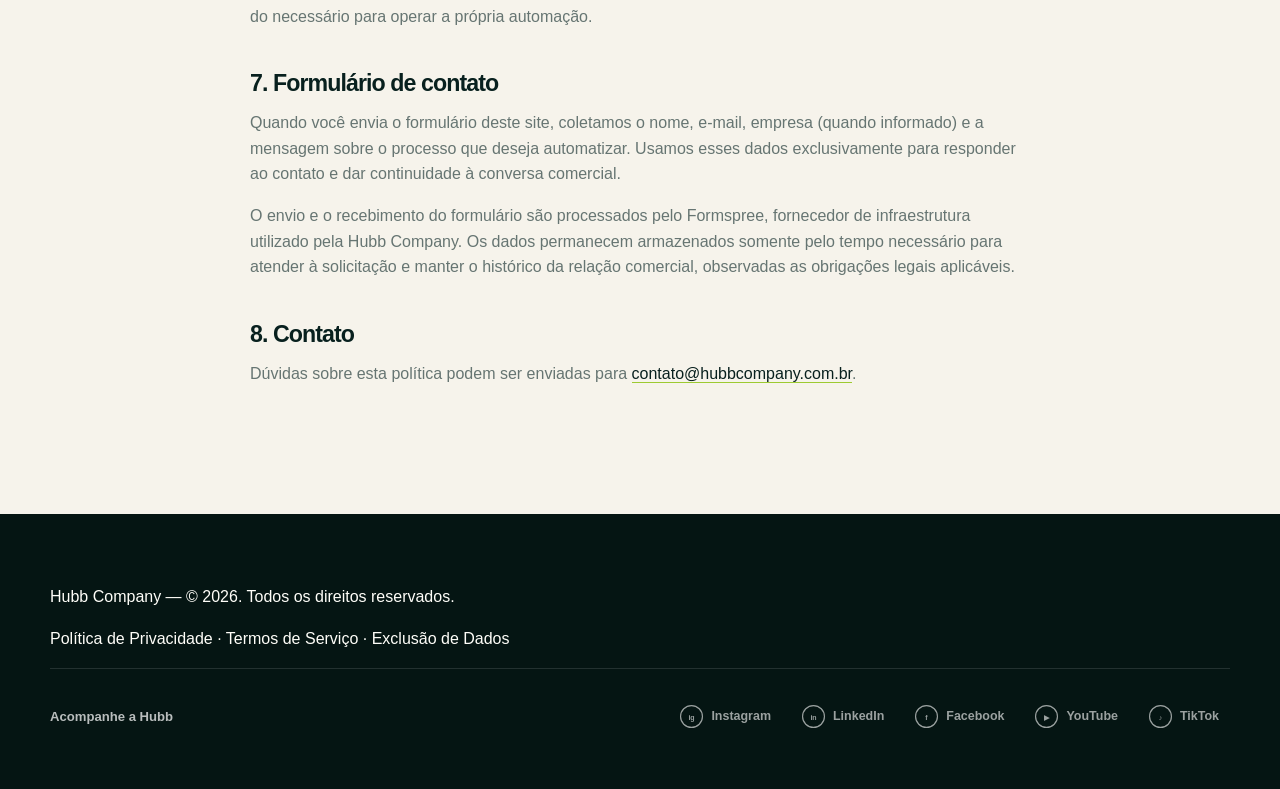
<file: politica-de-privacidade/index.html>
<!DOCTYPE html>
<html lang="pt-BR">
<head>
  <!-- Google Tag Manager -->
  <script>(function(w,d,s,l,i){w[l]=w[l]||[];w[l].push({'gtm.start':
  new Date().getTime(),event:'gtm.js'});var f=d.getElementsByTagName(s)[0],
  j=d.createElement(s),dl=l!='dataLayer'?'&l='+l:'';j.async=true;j.src=
  'https://www.googletagmanager.com/gtm.js?id='+i+dl;f.parentNode.insertBefore(j,f);
  })(window,document,'script','dataLayer','GTM-T8QFWPZV');</script>
  <!-- End Google Tag Manager -->
  <meta charset="UTF-8">
  <meta name="viewport" content="width=device-width, initial-scale=1.0">
  <title>Política de Privacidade — Hubb Company</title>
  <meta name="robots" content="noindex">
  <meta name="description" content="Política de privacidade da Hubb Company: quais dados nossa integração com a Meta Marketing API acessa e como são usados.">
  <link rel="stylesheet" href="/styles.css">
</head>
<body>
  <!-- Google Tag Manager (noscript) -->
  <noscript><iframe src="https://www.googletagmanager.com/ns.html?id=GTM-T8QFWPZV"
  height="0" width="0" style="display:none;visibility:hidden"></iframe></noscript>
  <!-- End Google Tag Manager (noscript) -->

  <header class="site-header">
    <div class="container header-inner">
      <a href="/" class="logo">Hubb Company</a>

      <input type="checkbox" id="menu-toggle" class="menu-toggle">
      <label for="menu-toggle" class="menu-toggle-label" aria-label="Abrir menu">
        <span></span>
        <span></span>
        <span></span>
      </label>

      <nav class="main-nav">
        <ul>
          <li><a href="/sobre/">Sobre</a></li>
          <li><a href="/automacao-de-negocios/">Automação</a></li>
          <li><a href="/contato/">Contato</a></li>
        </ul>
      </nav>
    </div>
  </header>

  <main>
    <section class="section">
      <div class="container legal-content">
        <h1>Política de Privacidade</h1>
        <p class="updated-date">Última atualização: 1 de setembro de 2026.</p>

        <h2>1. Quem somos e para que usamos essas ferramentas</h2>
        <p>
          A Hubb Company (CNPJ 55.555.051/0001-71) opera um programa próprio
          de integração com a Meta Marketing API (Facebook/Instagram) para
          gerenciar contas de anúncio de publicidade digital. Usamos essa
          integração para criar, ajustar e acompanhar campanhas
          publicitárias — hoje, contas de anúncio da própria Hubb Company;
          no futuro, também contas de clientes que autorizarem esse acesso
          de forma explícita.
        </p>

        <h2>2. Quais dados são acessados</h2>
        <p>
          Através da Meta Marketing API, o programa acessa dados
          relacionados às contas de anúncio autorizadas: identificadores de
          conta, campanha, conjunto de anúncios e anúncio; métricas de
          desempenho (alcance, cliques, gasto, conversões); e configurações
          de segmentação e orçamento. Não acessamos dados pessoais de
          usuários finais que veem os anúncios — esse tipo de dado
          individual não é exposto pela Meta através da Marketing API.
        </p>

        <h2>3. Como os dados são usados e armazenados</h2>
        <p>
          Os dados são processados localmente, em ambiente controlado pela
          Hubb Company, apenas para gerenciar e relatar o desempenho das
          campanhas. As credenciais de acesso (token do aplicativo) ficam
          guardadas em variáveis de ambiente, fora de qualquer repositório
          de código público, e nunca são impressas em logs. Nenhum dado é
          vendido.
        </p>

        <h2>4. Compartilhamento com terceiros</h2>
        <p>
          Não compartilhamos dados de conta de anúncio com terceiros fora do
          escopo da própria gestão publicitária. Quando gerenciamos a conta
          de um cliente, sob autorização dele dentro do Gerenciador de
          Negócios da Meta, o acesso fica restrito ao que aquele cliente
          concedeu, e os dados dessa conta não são misturados com os de
          outras contas.
        </p>

        <h2>5. Retenção e exclusão de dados</h2>
        <p>
          Guardamos apenas o necessário para operar as campanhas em
          andamento. Para saber como pedir a exclusão dos seus dados, veja
          nossa <a href="/exclusao-de-dados/">página de Exclusão de
          Dados</a>.
        </p>

        <h2>6. Chatfloow — automação de mensagens do Instagram e WhatsApp</h2>
        <p>
          A Hubb Company também opera o Chatfloow
          (<a href="https://chatfloow.hubbcompany.com.br">chatfloow.hubbcompany.com.br</a>),
          uma ferramenta própria de automação de conversas via Instagram
          Direct e WhatsApp, usada hoje para atender e automatizar respostas
          das contas comerciais da Hubb Company e de negócios parceiros que
          autorizarem esse acesso.
        </p>
        <p>
          Através da API de Mensagens do Instagram e da WhatsApp Cloud API, o
          Chatfloow acessa: o identificador do contato que envia a mensagem
          (ID do Instagram ou número de telefone do WhatsApp), dados públicos
          de perfil quando disponíveis (nome, nome de usuário, foto), e o
          conteúdo das mensagens trocadas na conversa. Esses dados são usados
          exclusivamente para exibir a conversa, decidir a próxima etapa de
          um fluxo de automação configurado pelo administrador do negócio, e
          enviar respostas automáticas ou manuais.
        </p>
        <p>
          Os dados ficam armazenados em um banco de dados próprio,
          hospedado em infraestrutura controlada pela Hubb Company (não em
          serviços de terceiros), pelo tempo em que a conversa ou a
          automação associada estiver ativa, ou até que seja pedida a
          exclusão — veja a seção "Chatfloow" da nossa
          <a href="/exclusao-de-dados/">página de Exclusão de Dados</a>.
          Assim como na integração de anúncios, nenhum dado é vendido ou
          compartilhado com terceiros fora do necessário para operar a
          própria automação.
        </p>

        <h2>7. Formulário de contato</h2>
        <p>
          Quando você envia o formulário deste site, coletamos o nome,
          e-mail, empresa (quando informado) e a mensagem sobre o processo
          que deseja automatizar. Usamos esses dados exclusivamente para
          responder ao contato e dar continuidade à conversa comercial.
        </p>
        <p>
          O envio e o recebimento do formulário são processados pelo
          Formspree, fornecedor de infraestrutura utilizado pela Hubb
          Company. Os dados permanecem armazenados somente pelo tempo
          necessário para atender à solicitação e manter o histórico da
          relação comercial, observadas as obrigações legais aplicáveis.
        </p>

        <h2>8. Contato</h2>
        <p>
          Dúvidas sobre esta política podem ser enviadas para
          <a href="mailto:contato@hubbcompany.com.br">contato@hubbcompany.com.br</a>.
        </p>
      </div>
    </section>
  </main>

  <footer class="site-footer">
    <div class="container">
      <p>Hubb Company — &copy; 2026. Todos os direitos reservados.</p>
      <p class="footer-links">
        <a href="/politica-de-privacidade/">Política de Privacidade</a> ·
        <a href="/termos-de-servico/">Termos de Serviço</a> ·
        <a href="/exclusao-de-dados/">Exclusão de Dados</a>
      </p>
    </div>
  </footer>

  <script src="/site.js" defer></script>
</body>
</html>
</file>
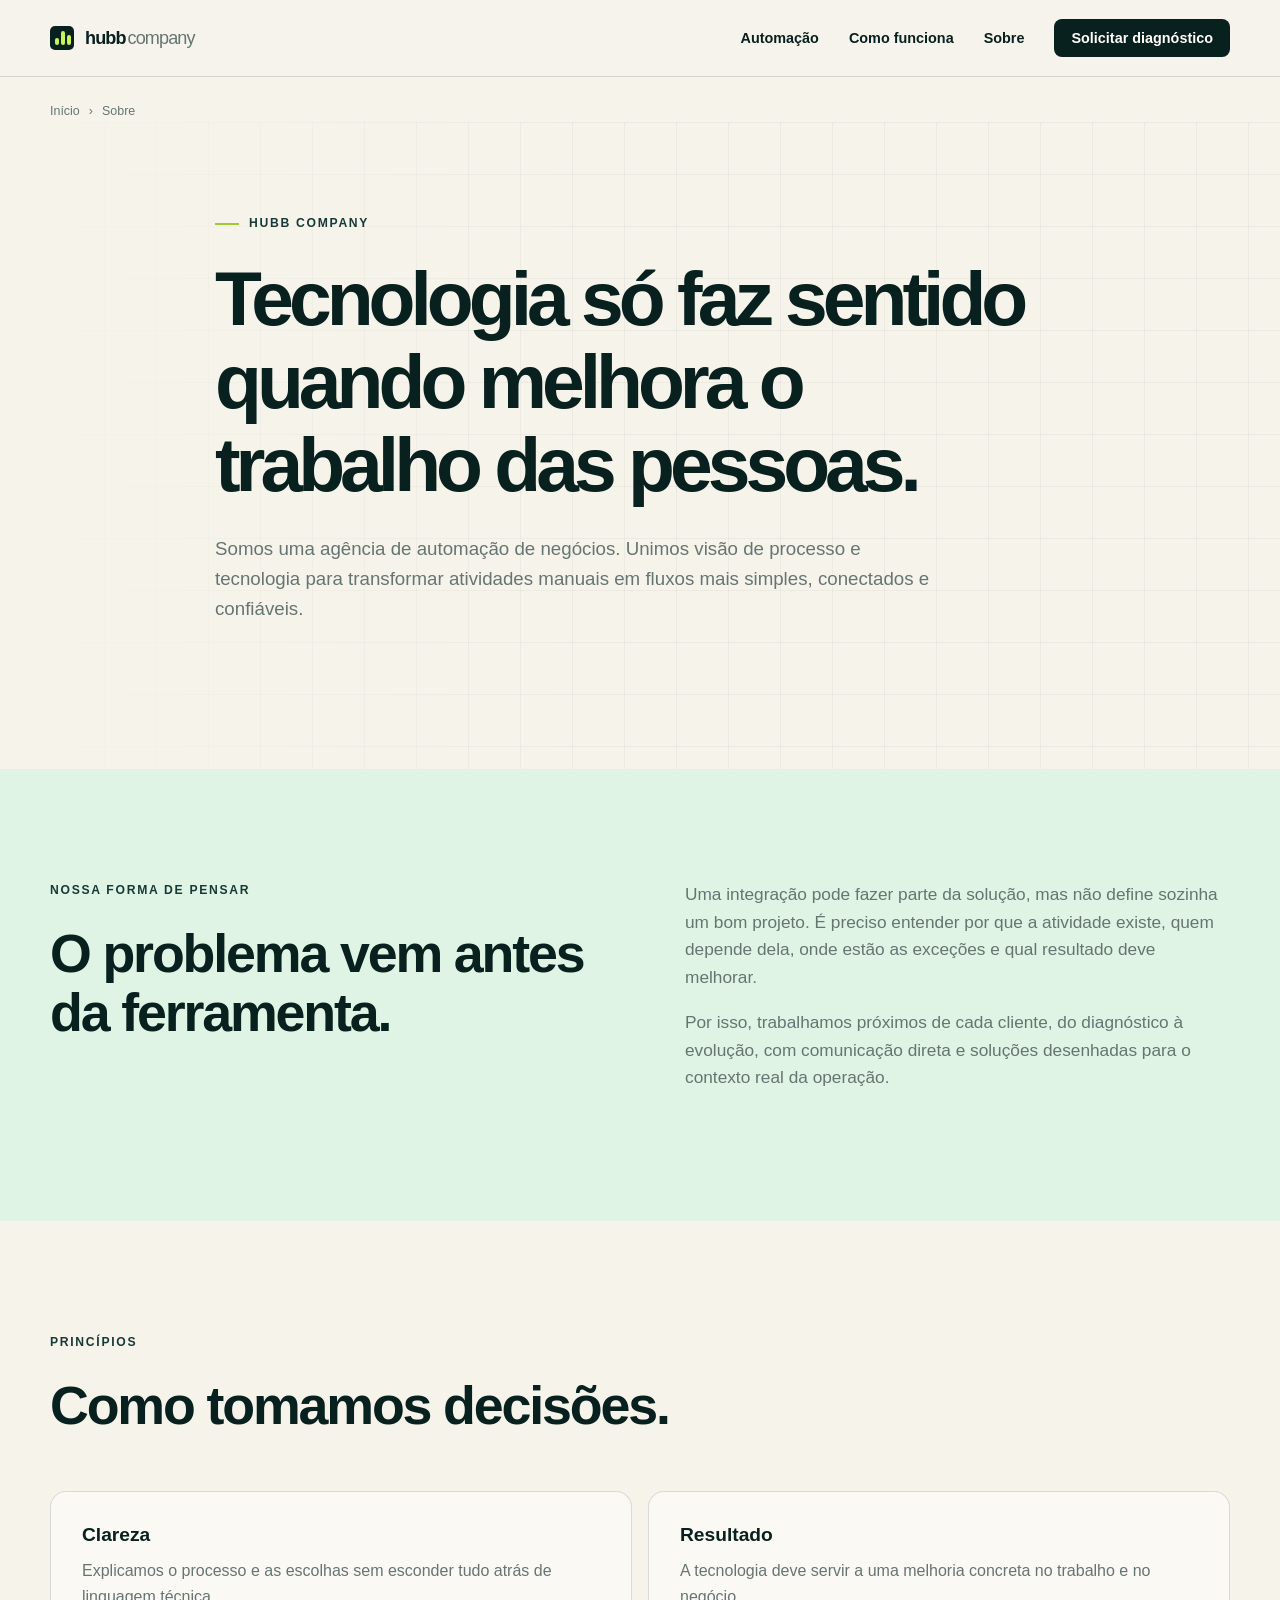
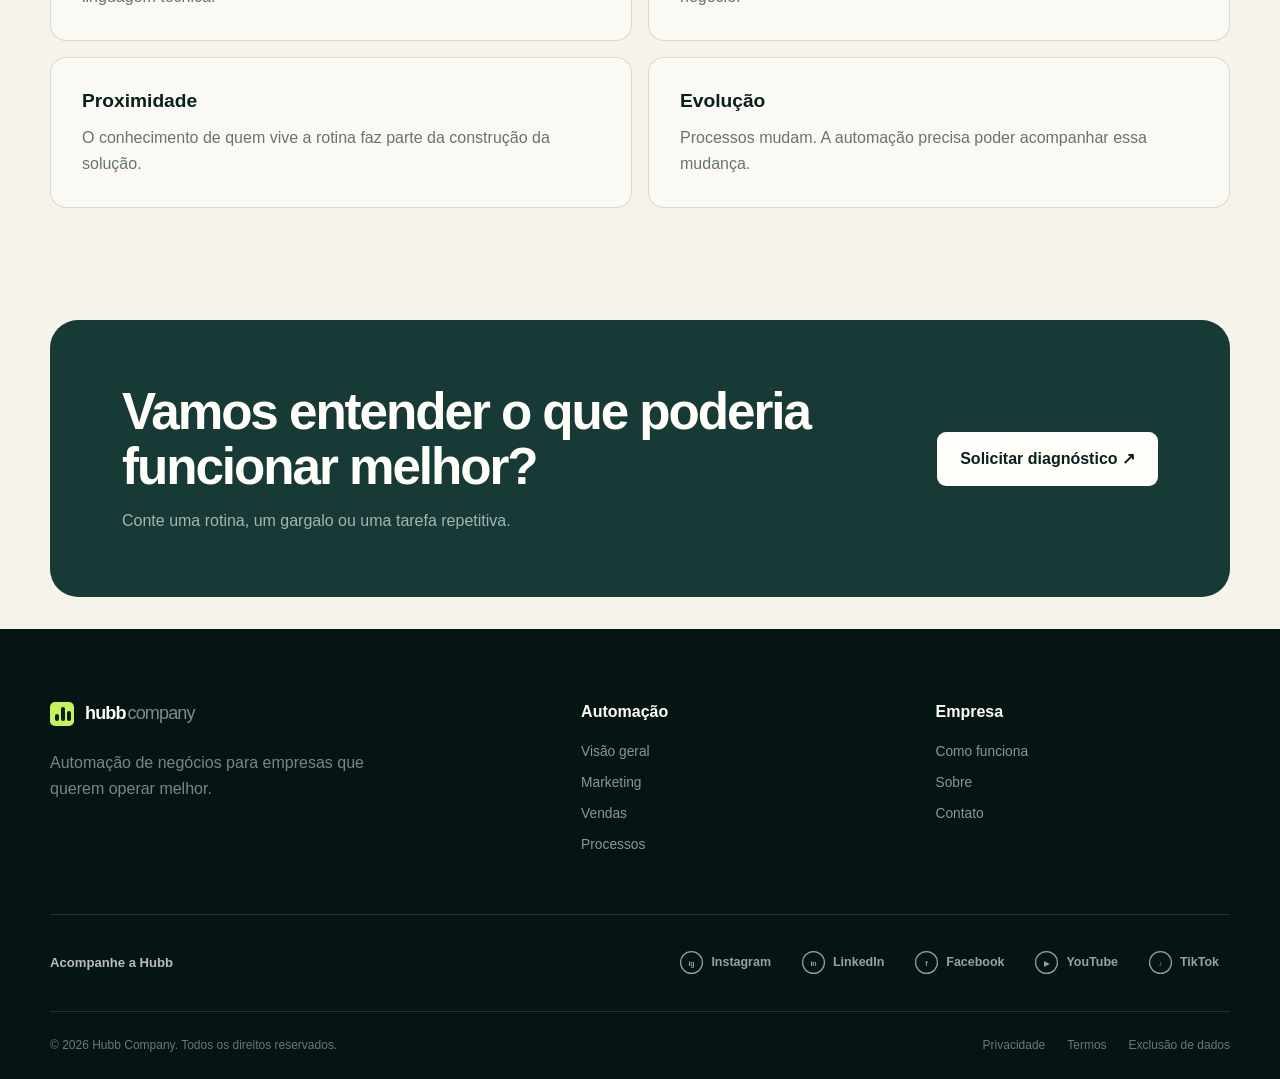
<file: sobre/index.html>
<!DOCTYPE html><html lang="pt-BR"><head><script>(function(w,d,s,l,i){w[l]=w[l]||[];w[l].push({'gtm.start':new Date().getTime(),event:'gtm.js'});var f=d.getElementsByTagName(s)[0],j=d.createElement(s),dl=l!='dataLayer'?'&l='+l:'';j.async=true;j.src='https://www.googletagmanager.com/gtm.js?id='+i+dl;f.parentNode.insertBefore(j,f);})(window,document,'script','dataLayer','GTM-T8QFWPZV');</script><meta charset="UTF-8"><meta name="viewport" content="width=device-width,initial-scale=1"><meta name="theme-color" content="#081f1d"><title>Sobre a Hubb Company | Agência de automação</title><meta name="description" content="Conheça a Hubb Company e nossa forma de unir visão de negócio e tecnologia para melhorar processos de marketing, vendas e operações."><link rel="canonical" href="https://hubbcompany.com.br/sobre/"><meta property="og:locale" content="pt_BR"><meta property="og:site_name" content="Hubb Company"><meta property="og:type" content="website"><meta property="og:title" content="Sobre a Hubb Company"><meta property="og:description" content="Tecnologia só faz sentido quando melhora o trabalho das pessoas."><meta property="og:url" content="https://hubbcompany.com.br/sobre/"><meta property="og:image" content="https://hubbcompany.com.br/og.png"><meta name="twitter:card" content="summary_large_image"><link rel="stylesheet" href="/styles.css"><script type="application/ld+json">{"@context":"https://schema.org","@type":"BreadcrumbList","itemListElement":[{"@type":"ListItem","position":1,"name":"Início","item":"https://hubbcompany.com.br/"},{"@type":"ListItem","position":2,"name":"Sobre","item":"https://hubbcompany.com.br/sobre/"}]}</script></head><body><noscript><iframe src="https://www.googletagmanager.com/ns.html?id=GTM-T8QFWPZV" height="0" width="0" style="display:none;visibility:hidden"></iframe></noscript>
<header class="site-header"><div class="container header-inner"><a href="/" class="logo"><span class="logo-mark"><i></i><i></i><i></i></span><span>hubb<span>company</span></span></a><input type="checkbox" id="menu-toggle" class="menu-toggle"><label for="menu-toggle" class="menu-toggle-label" aria-label="Abrir menu"><span></span><span></span><span></span></label><nav class="main-nav"><ul><li><a href="/automacao-de-negocios/">Automação</a></li><li><a href="/como-funciona/">Como funciona</a></li><li><a href="/sobre/" aria-current="page">Sobre</a></li><li><a class="nav-cta" href="/contato/" data-track-cta="menu">Solicitar diagnóstico</a></li></ul></nav></div></header>
<main><div class="container breadcrumbs"><a href="/">Início</a><span>›</span><span>Sobre</span></div><section class="page-hero"><div class="container narrow"><p class="eyebrow"><span></span> Hubb Company</p><h1>Tecnologia só faz sentido quando melhora o trabalho das pessoas.</h1><p>Somos uma agência de automação de negócios. Unimos visão de processo e tecnologia para transformar atividades manuais em fluxos mais simples, conectados e confiáveis.</p></div></section>
<section class="section soft-section"><div class="container split-content"><div><p class="eyebrow">Nossa forma de pensar</p><h2>O problema vem antes da ferramenta.</h2></div><div class="long-copy"><p>Uma integração pode fazer parte da solução, mas não define sozinha um bom projeto. É preciso entender por que a atividade existe, quem depende dela, onde estão as exceções e qual resultado deve melhorar.</p><p>Por isso, trabalhamos próximos de cada cliente, do diagnóstico à evolução, com comunicação direta e soluções desenhadas para o contexto real da operação.</p></div></div></section>
<section class="section"><div class="container"><div class="section-heading"><div><p class="eyebrow">Princípios</p><h2>Como tomamos decisões.</h2></div></div><div class="signal-grid"><article><strong>Clareza</strong><p>Explicamos o processo e as escolhas sem esconder tudo atrás de linguagem técnica.</p></article><article><strong>Resultado</strong><p>A tecnologia deve servir a uma melhoria concreta no trabalho e no negócio.</p></article><article><strong>Proximidade</strong><p>O conhecimento de quem vive a rotina faz parte da construção da solução.</p></article><article><strong>Evolução</strong><p>Processos mudam. A automação precisa poder acompanhar essa mudança.</p></article></div></div></section>
<section class="contact-section"><div class="container compact-cta"><div><h2>Vamos entender o que poderia funcionar melhor?</h2><p>Conte uma rotina, um gargalo ou uma tarefa repetitiva.</p></div><a class="btn btn-light" href="/contato/" data-track-cta="about-final">Solicitar diagnóstico ↗</a></div></section></main><script src="/site.js" defer></script></body></html>
</file>
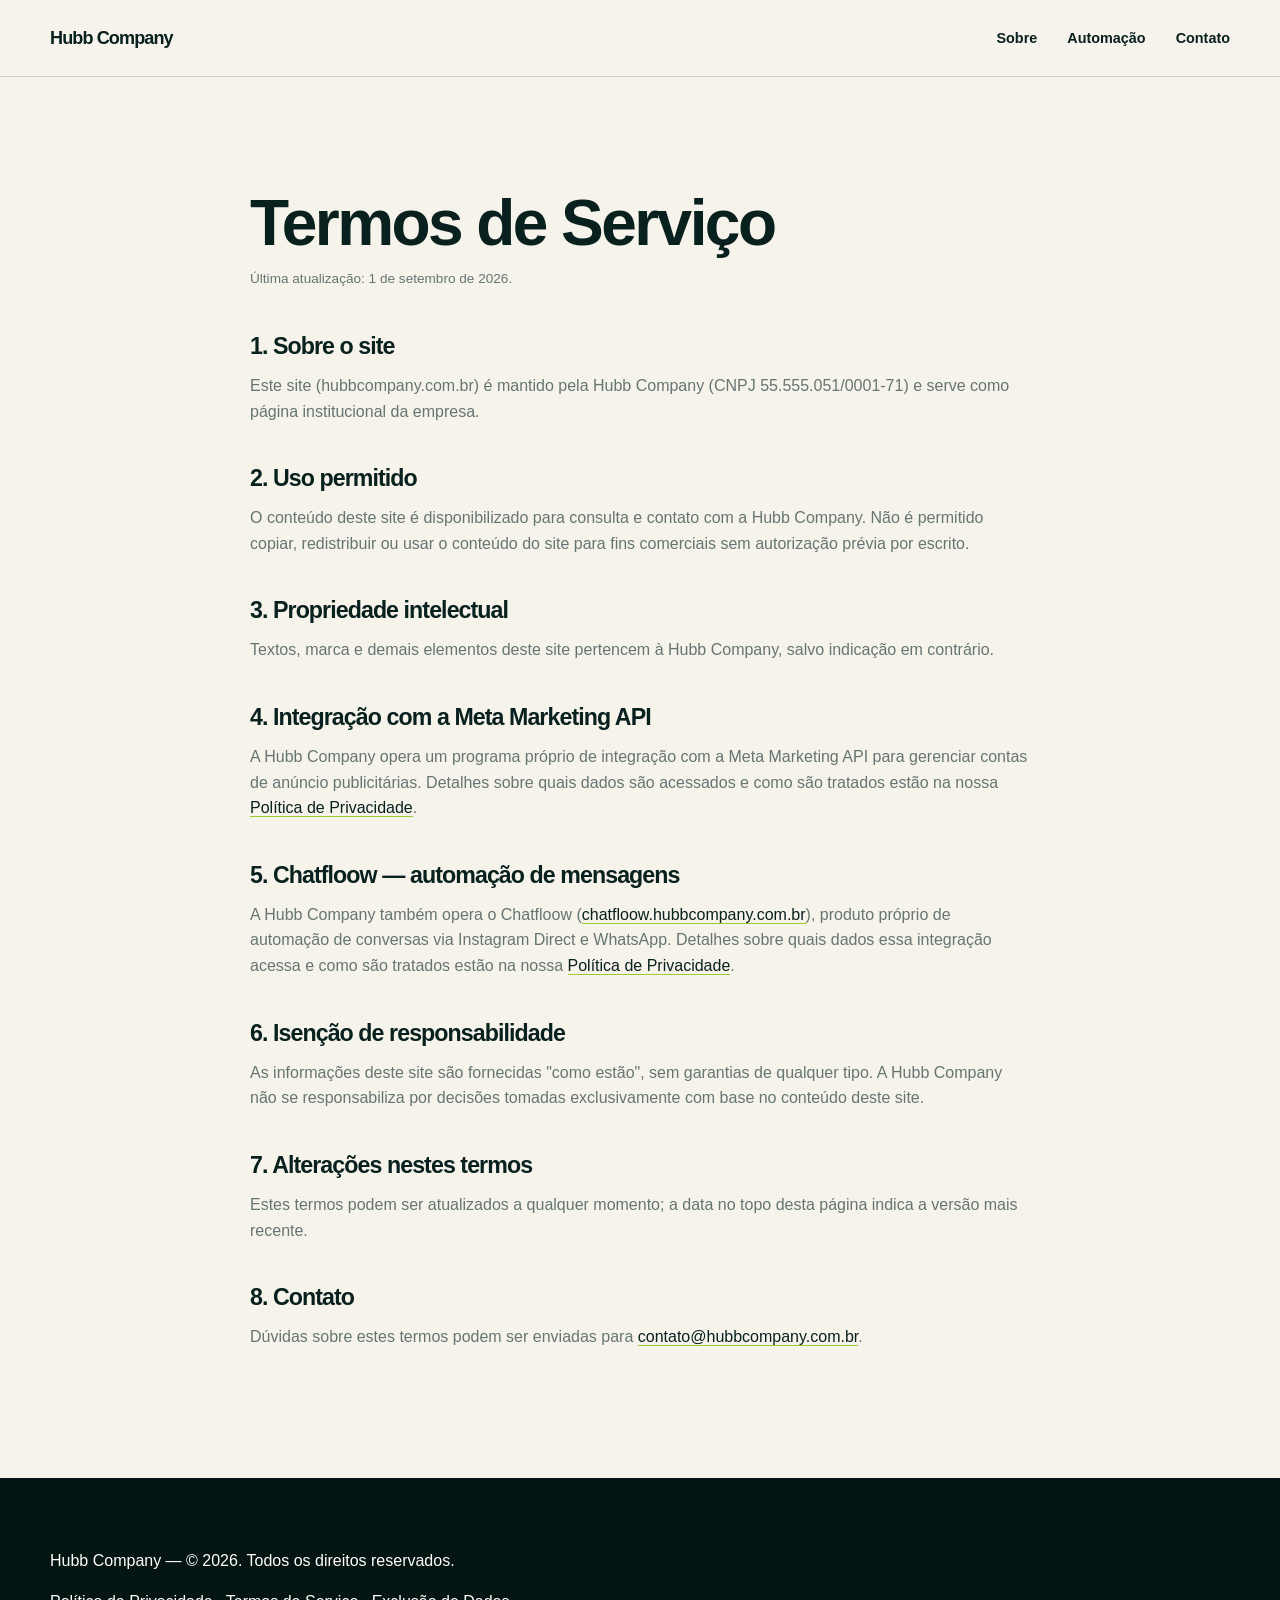
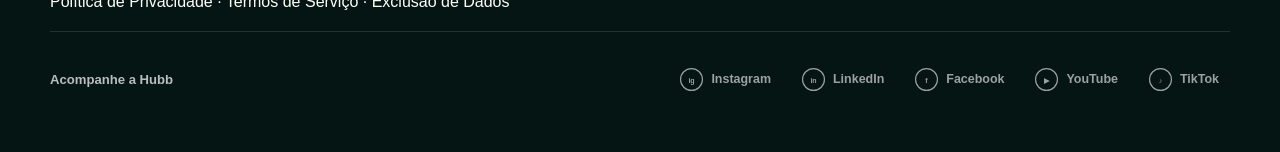
<file: termos-de-servico/index.html>
<!DOCTYPE html>
<html lang="pt-BR">
<head>
  <!-- Google Tag Manager -->
  <script>(function(w,d,s,l,i){w[l]=w[l]||[];w[l].push({'gtm.start':
  new Date().getTime(),event:'gtm.js'});var f=d.getElementsByTagName(s)[0],
  j=d.createElement(s),dl=l!='dataLayer'?'&l='+l:'';j.async=true;j.src=
  'https://www.googletagmanager.com/gtm.js?id='+i+dl;f.parentNode.insertBefore(j,f);
  })(window,document,'script','dataLayer','GTM-T8QFWPZV');</script>
  <!-- End Google Tag Manager -->
  <meta charset="UTF-8">
  <meta name="viewport" content="width=device-width, initial-scale=1.0">
  <title>Termos de Serviço — Hubb Company</title>
  <meta name="robots" content="noindex">
  <meta name="description" content="Termos de serviço do site institucional da Hubb Company.">
  <link rel="stylesheet" href="/styles.css">
</head>
<body>
  <!-- Google Tag Manager (noscript) -->
  <noscript><iframe src="https://www.googletagmanager.com/ns.html?id=GTM-T8QFWPZV"
  height="0" width="0" style="display:none;visibility:hidden"></iframe></noscript>
  <!-- End Google Tag Manager (noscript) -->

  <header class="site-header">
    <div class="container header-inner">
      <a href="/" class="logo">Hubb Company</a>

      <input type="checkbox" id="menu-toggle" class="menu-toggle">
      <label for="menu-toggle" class="menu-toggle-label" aria-label="Abrir menu">
        <span></span>
        <span></span>
        <span></span>
      </label>

      <nav class="main-nav">
        <ul>
          <li><a href="/sobre/">Sobre</a></li>
          <li><a href="/automacao-de-negocios/">Automação</a></li>
          <li><a href="/contato/">Contato</a></li>
        </ul>
      </nav>
    </div>
  </header>

  <main>
    <section class="section">
      <div class="container legal-content">
        <h1>Termos de Serviço</h1>
        <p class="updated-date">Última atualização: 1 de setembro de 2026.</p>

        <h2>1. Sobre o site</h2>
        <p>
          Este site (hubbcompany.com.br) é mantido pela Hubb Company (CNPJ
          55.555.051/0001-71) e serve como página institucional da empresa.
        </p>

        <h2>2. Uso permitido</h2>
        <p>
          O conteúdo deste site é disponibilizado para consulta e contato
          com a Hubb Company. Não é permitido copiar, redistribuir ou usar o
          conteúdo do site para fins comerciais sem autorização prévia por
          escrito.
        </p>

        <h2>3. Propriedade intelectual</h2>
        <p>
          Textos, marca e demais elementos deste site pertencem à Hubb
          Company, salvo indicação em contrário.
        </p>

        <h2>4. Integração com a Meta Marketing API</h2>
        <p>
          A Hubb Company opera um programa próprio de integração com a Meta
          Marketing API para gerenciar contas de anúncio publicitárias.
          Detalhes sobre quais dados são acessados e como são tratados estão
          na nossa <a href="/politica-de-privacidade/">Política de
          Privacidade</a>.
        </p>

        <h2>5. Chatfloow — automação de mensagens</h2>
        <p>
          A Hubb Company também opera o Chatfloow
          (<a href="https://chatfloow.hubbcompany.com.br">chatfloow.hubbcompany.com.br</a>),
          produto próprio de automação de conversas via Instagram Direct e
          WhatsApp. Detalhes sobre quais dados essa integração acessa e como
          são tratados estão na nossa
          <a href="/politica-de-privacidade/">Política de Privacidade</a>.
        </p>

        <h2>6. Isenção de responsabilidade</h2>
        <p>
          As informações deste site são fornecidas "como estão", sem
          garantias de qualquer tipo. A Hubb Company não se responsabiliza
          por decisões tomadas exclusivamente com base no conteúdo deste
          site.
        </p>

        <h2>7. Alterações nestes termos</h2>
        <p>
          Estes termos podem ser atualizados a qualquer momento; a data no
          topo desta página indica a versão mais recente.
        </p>

        <h2>8. Contato</h2>
        <p>
          Dúvidas sobre estes termos podem ser enviadas para
          <a href="mailto:contato@hubbcompany.com.br">contato@hubbcompany.com.br</a>.
        </p>
      </div>
    </section>
  </main>

  <footer class="site-footer">
    <div class="container">
      <p>Hubb Company — &copy; 2026. Todos os direitos reservados.</p>
      <p class="footer-links">
        <a href="/politica-de-privacidade/">Política de Privacidade</a> ·
        <a href="/termos-de-servico/">Termos de Serviço</a> ·
        <a href="/exclusao-de-dados/">Exclusão de Dados</a>
      </p>
    </div>
  </footer>

  <script src="/site.js" defer></script>
</body>
</html>
</file>
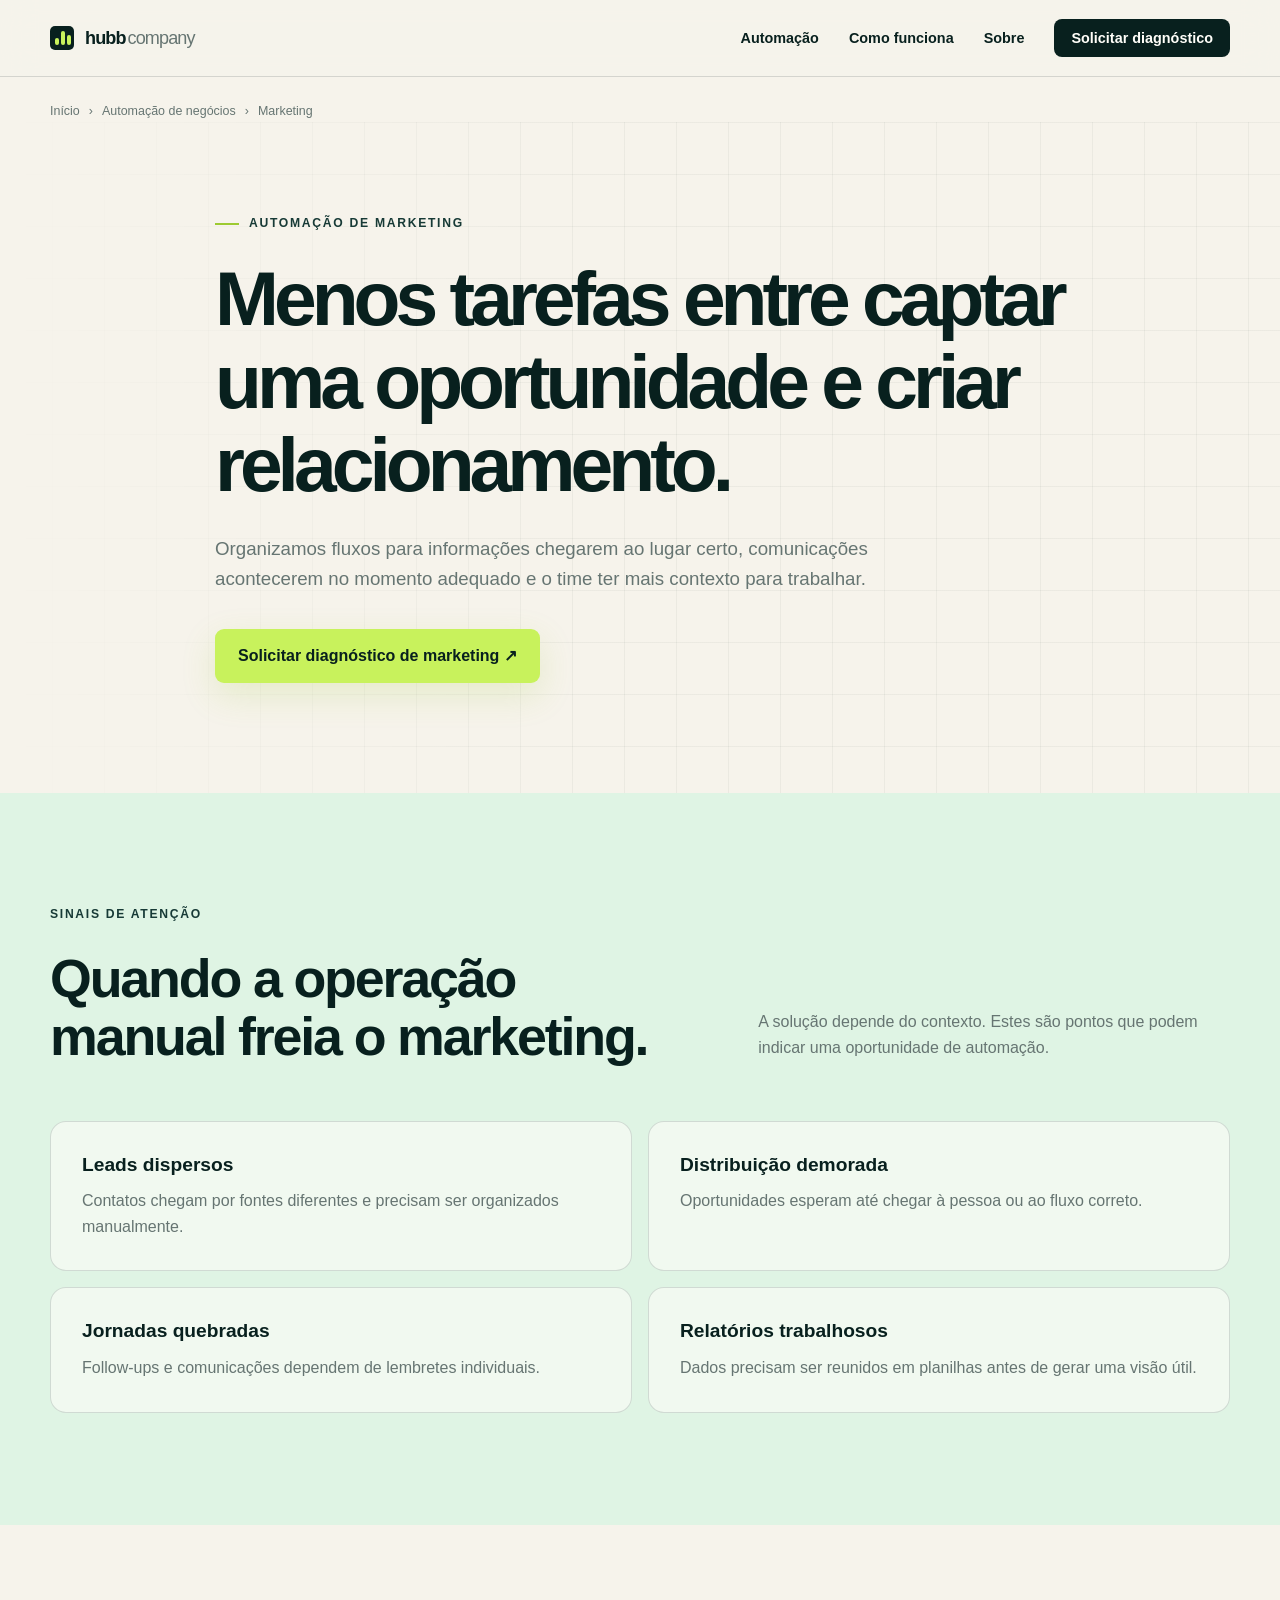
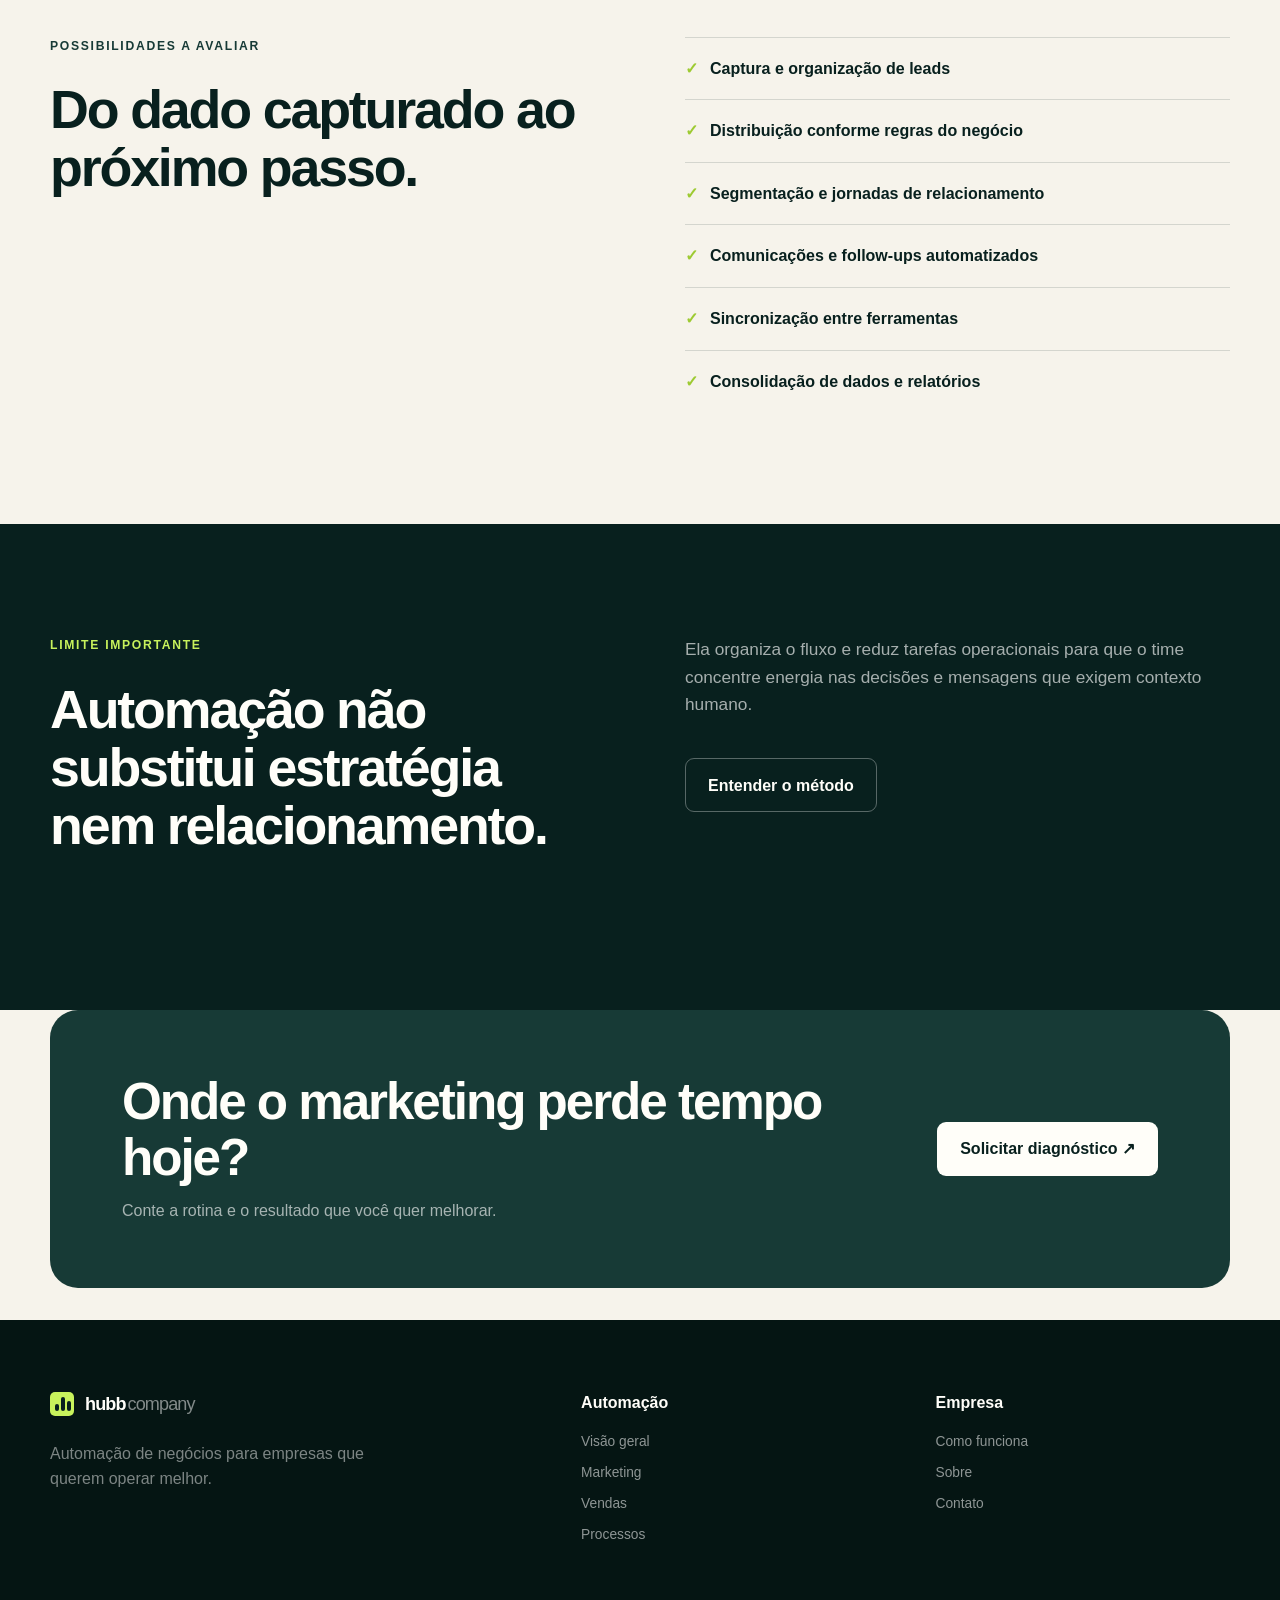
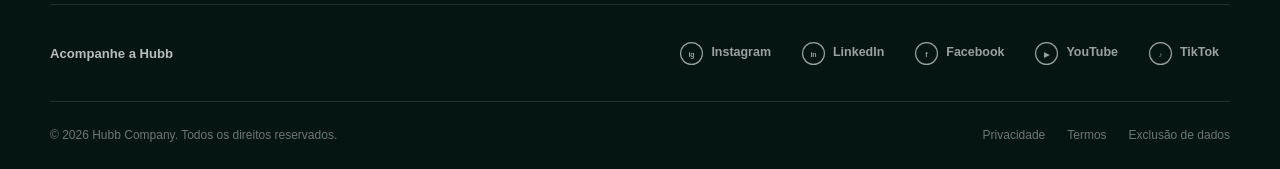
<file: automacao-de-negocios/automacao-de-marketing/index.html>
<!DOCTYPE html><html lang="pt-BR"><head><script>(function(w,d,s,l,i){w[l]=w[l]||[];w[l].push({'gtm.start':new Date().getTime(),event:'gtm.js'});var f=d.getElementsByTagName(s)[0],j=d.createElement(s),dl=l!='dataLayer'?'&l='+l:'';j.async=true;j.src='https://www.googletagmanager.com/gtm.js?id='+i+dl;f.parentNode.insertBefore(j,f);})(window,document,'script','dataLayer','GTM-T8QFWPZV');</script><meta charset="UTF-8"><meta name="viewport" content="width=device-width,initial-scale=1"><meta name="theme-color" content="#081f1d"><title>Automação de marketing | Hubb Company</title><meta name="description" content="Automação de marketing para conectar captação, relacionamento, jornadas e dados com menos tarefas manuais."><link rel="canonical" href="https://hubbcompany.com.br/automacao-de-negocios/automacao-de-marketing/"><meta property="og:locale" content="pt_BR"><meta property="og:site_name" content="Hubb Company"><meta property="og:type" content="website"><meta property="og:title" content="Automação de marketing | Hubb Company"><meta property="og:description" content="Menos operação manual entre a captação e o relacionamento com oportunidades."><meta property="og:url" content="https://hubbcompany.com.br/automacao-de-negocios/automacao-de-marketing/"><meta property="og:image" content="https://hubbcompany.com.br/og.png"><meta name="twitter:card" content="summary_large_image"><link rel="stylesheet" href="/styles.css"><script type="application/ld+json">{"@context":"https://schema.org","@graph":[{"@type":"Service","name":"Automação de marketing","provider":{"@type":"Organization","name":"Hubb Company","url":"https://hubbcompany.com.br/"},"areaServed":"BR","url":"https://hubbcompany.com.br/automacao-de-negocios/automacao-de-marketing/"},{"@type":"BreadcrumbList","itemListElement":[{"@type":"ListItem","position":1,"name":"Início","item":"https://hubbcompany.com.br/"},{"@type":"ListItem","position":2,"name":"Automação de negócios","item":"https://hubbcompany.com.br/automacao-de-negocios/"},{"@type":"ListItem","position":3,"name":"Automação de marketing","item":"https://hubbcompany.com.br/automacao-de-negocios/automacao-de-marketing/"}]}]}</script></head><body><noscript><iframe src="https://www.googletagmanager.com/ns.html?id=GTM-T8QFWPZV" height="0" width="0" style="display:none;visibility:hidden"></iframe></noscript>
<header class="site-header"><div class="container header-inner"><a href="/" class="logo"><span class="logo-mark"><i></i><i></i><i></i></span><span>hubb<span>company</span></span></a><input type="checkbox" id="menu-toggle" class="menu-toggle"><label for="menu-toggle" class="menu-toggle-label" aria-label="Abrir menu"><span></span><span></span><span></span></label><nav class="main-nav"><ul><li><a href="/automacao-de-negocios/">Automação</a></li><li><a href="/como-funciona/">Como funciona</a></li><li><a href="/sobre/">Sobre</a></li><li><a class="nav-cta" href="/contato/" data-track-cta="menu">Solicitar diagnóstico</a></li></ul></nav></div></header>
<main><div class="container breadcrumbs"><a href="/">Início</a><span>›</span><a href="/automacao-de-negocios/">Automação de negócios</a><span>›</span><span>Marketing</span></div><section class="page-hero"><div class="container narrow"><p class="eyebrow"><span></span> Automação de marketing</p><h1>Menos tarefas entre captar uma oportunidade e criar relacionamento.</h1><p>Organizamos fluxos para informações chegarem ao lugar certo, comunicações acontecerem no momento adequado e o time ter mais contexto para trabalhar.</p><a class="btn btn-primary" href="/contato/" data-track-cta="marketing-hero">Solicitar diagnóstico de marketing ↗</a></div></section>
<section class="section soft-section"><div class="container"><div class="section-heading"><div><p class="eyebrow">Sinais de atenção</p><h2>Quando a operação manual freia o marketing.</h2></div><p>A solução depende do contexto. Estes são pontos que podem indicar uma oportunidade de automação.</p></div><div class="signal-grid"><article><strong>Leads dispersos</strong><p>Contatos chegam por fontes diferentes e precisam ser organizados manualmente.</p></article><article><strong>Distribuição demorada</strong><p>Oportunidades esperam até chegar à pessoa ou ao fluxo correto.</p></article><article><strong>Jornadas quebradas</strong><p>Follow-ups e comunicações dependem de lembretes individuais.</p></article><article><strong>Relatórios trabalhosos</strong><p>Dados precisam ser reunidos em planilhas antes de gerar uma visão útil.</p></article></div></div></section>
<section class="section"><div class="container split-content"><div><p class="eyebrow">Possibilidades a avaliar</p><h2>Do dado capturado ao próximo passo.</h2></div><ul class="check-list"><li>Captura e organização de leads</li><li>Distribuição conforme regras do negócio</li><li>Segmentação e jornadas de relacionamento</li><li>Comunicações e follow-ups automatizados</li><li>Sincronização entre ferramentas</li><li>Consolidação de dados e relatórios</li></ul></div></section>
<section class="section method-section"><div class="container split-content"><div><p class="eyebrow light">Limite importante</p><h2>Automação não substitui estratégia nem relacionamento.</h2></div><div><p>Ela organiza o fluxo e reduz tarefas operacionais para que o time concentre energia nas decisões e mensagens que exigem contexto humano.</p><a class="btn btn-outline" href="/como-funciona/">Entender o método</a></div></div></section>
<section class="contact-section"><div class="container compact-cta"><div><h2>Onde o marketing perde tempo hoje?</h2><p>Conte a rotina e o resultado que você quer melhorar.</p></div><a class="btn btn-light" href="/contato/" data-track-cta="marketing-final">Solicitar diagnóstico ↗</a></div></section></main><script src="/site.js" defer></script></body></html>
</file>
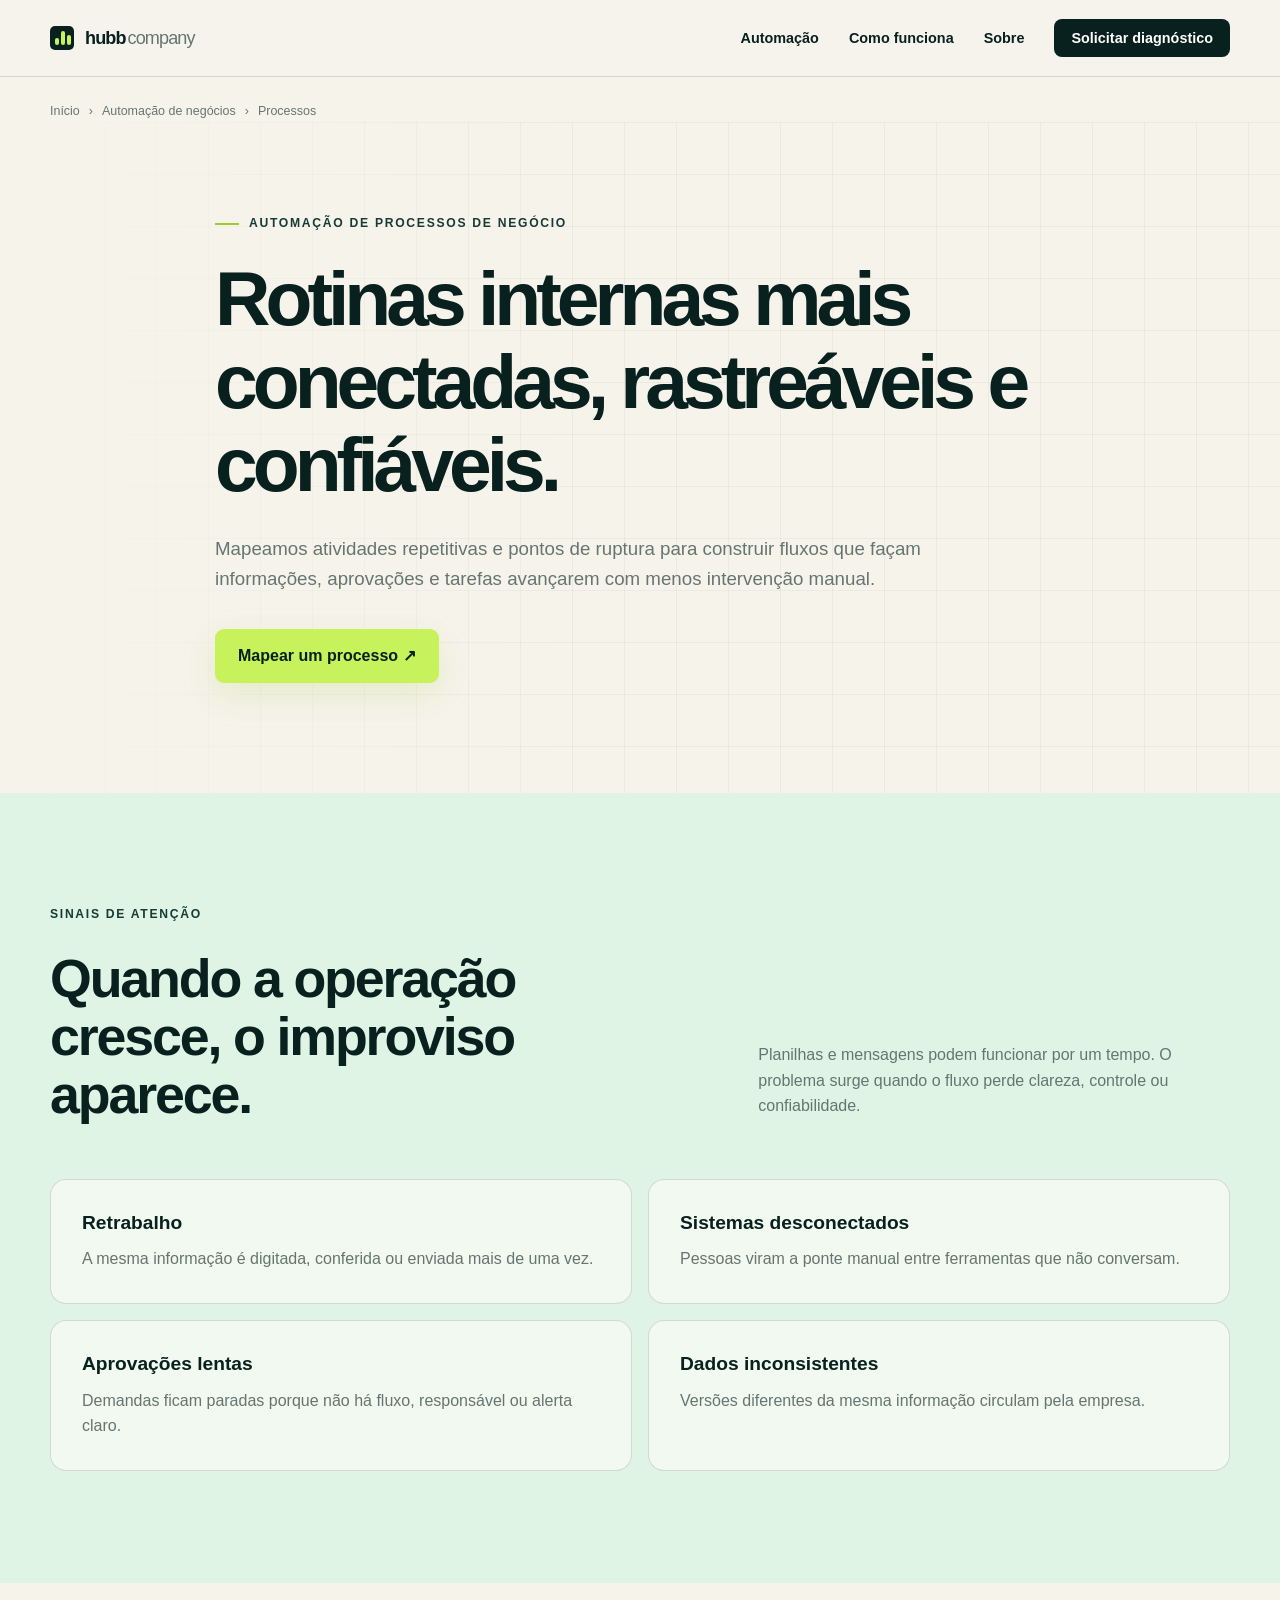
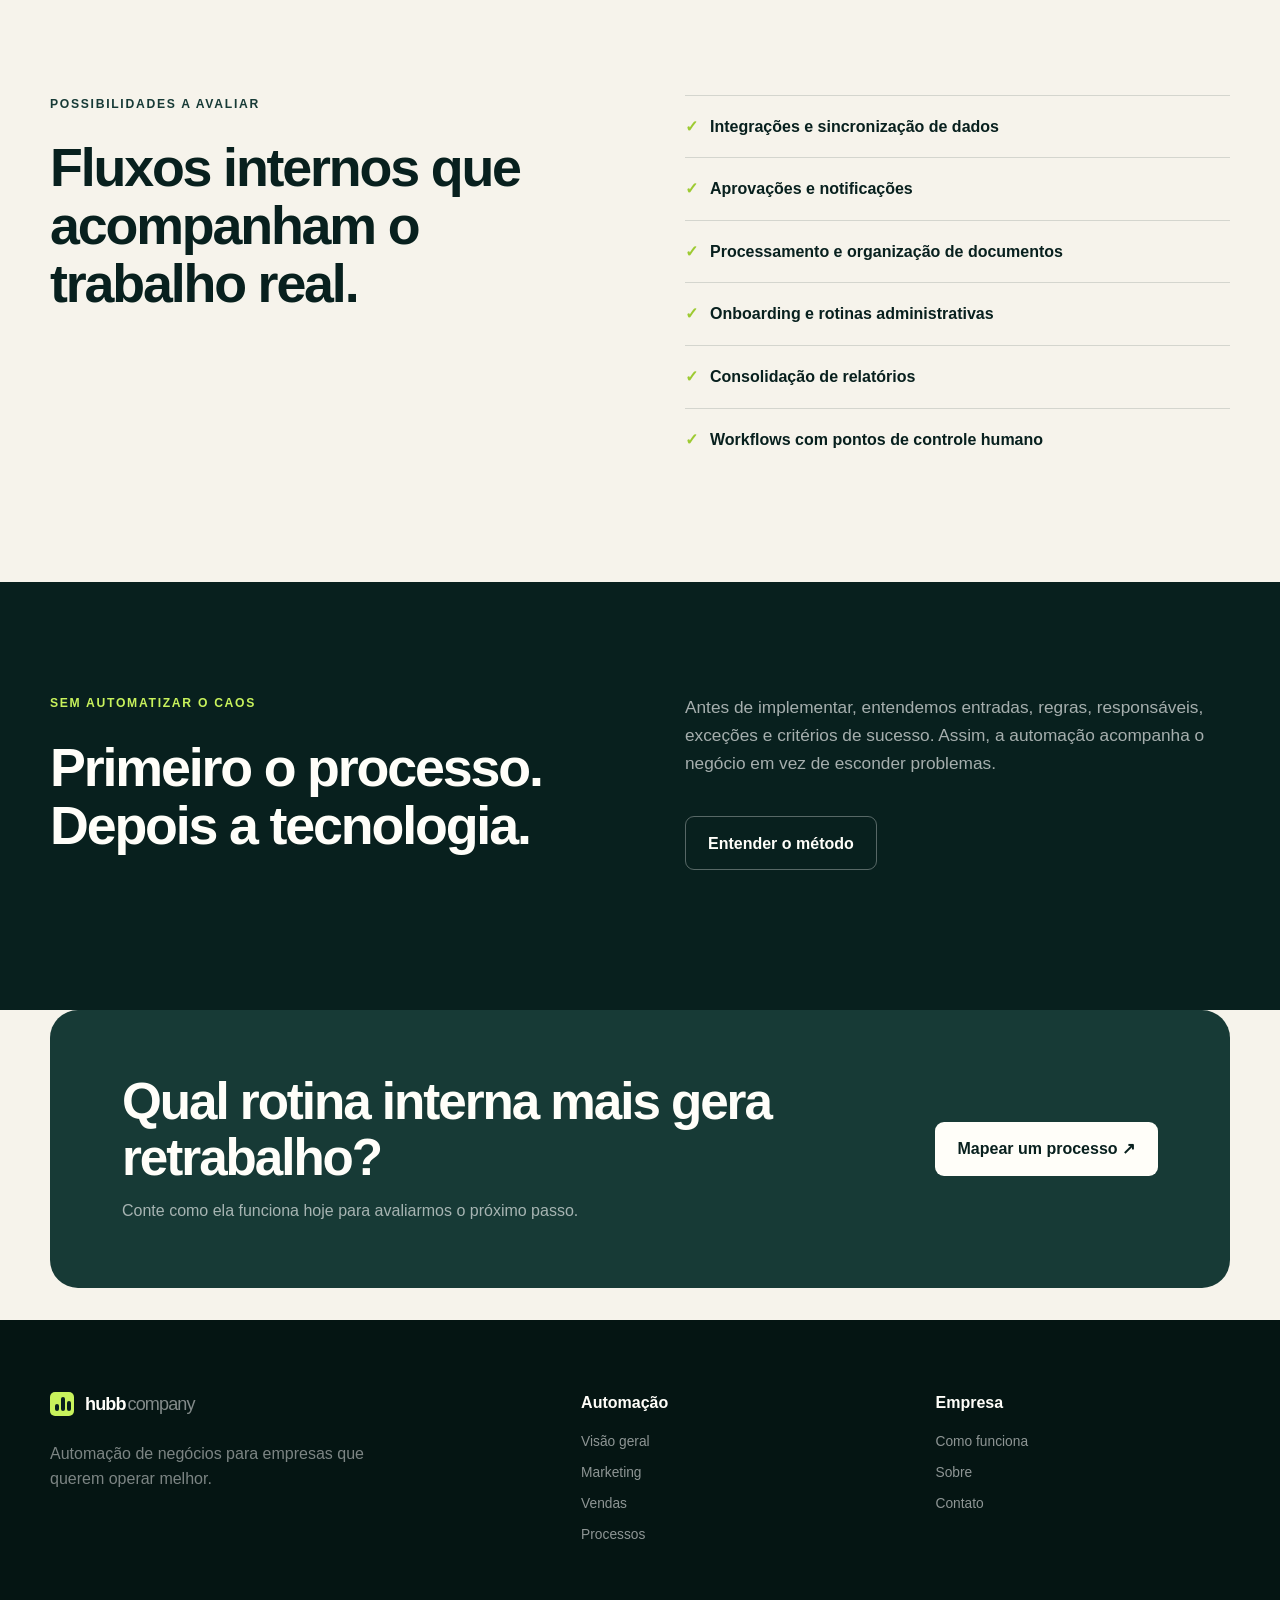
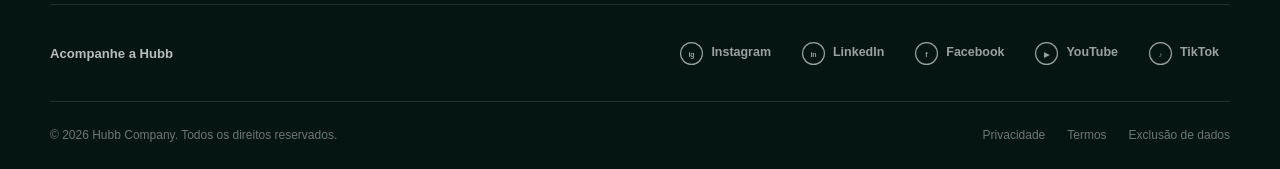
<file: automacao-de-negocios/automacao-de-processos/index.html>
<!DOCTYPE html><html lang="pt-BR"><head><script>(function(w,d,s,l,i){w[l]=w[l]||[];w[l].push({'gtm.start':new Date().getTime(),event:'gtm.js'});var f=d.getElementsByTagName(s)[0],j=d.createElement(s),dl=l!='dataLayer'?'&l='+l:'';j.async=true;j.src='https://www.googletagmanager.com/gtm.js?id='+i+dl;f.parentNode.insertBefore(j,f);})(window,document,'script','dataLayer','GTM-T8QFWPZV');</script><meta charset="UTF-8"><meta name="viewport" content="width=device-width,initial-scale=1"><meta name="theme-color" content="#081f1d"><title>Automação de processos de negócio | Hubb Company</title><meta name="description" content="Automação de processos internos, workflows e integrações para reduzir retrabalho, erros e atividades repetitivas."><link rel="canonical" href="https://hubbcompany.com.br/automacao-de-negocios/automacao-de-processos/"><meta property="og:locale" content="pt_BR"><meta property="og:site_name" content="Hubb Company"><meta property="og:type" content="website"><meta property="og:title" content="Automação de processos | Hubb Company"><meta property="og:description" content="Rotinas internas mais conectadas, rastreáveis e confiáveis."><meta property="og:url" content="https://hubbcompany.com.br/automacao-de-negocios/automacao-de-processos/"><meta property="og:image" content="https://hubbcompany.com.br/og.png"><meta name="twitter:card" content="summary_large_image"><link rel="stylesheet" href="/styles.css"><script type="application/ld+json">{"@context":"https://schema.org","@graph":[{"@type":"Service","name":"Automação de processos de negócio","provider":{"@type":"Organization","name":"Hubb Company","url":"https://hubbcompany.com.br/"},"areaServed":"BR","url":"https://hubbcompany.com.br/automacao-de-negocios/automacao-de-processos/"},{"@type":"BreadcrumbList","itemListElement":[{"@type":"ListItem","position":1,"name":"Início","item":"https://hubbcompany.com.br/"},{"@type":"ListItem","position":2,"name":"Automação de negócios","item":"https://hubbcompany.com.br/automacao-de-negocios/"},{"@type":"ListItem","position":3,"name":"Automação de processos","item":"https://hubbcompany.com.br/automacao-de-negocios/automacao-de-processos/"}]}]}</script></head><body><noscript><iframe src="https://www.googletagmanager.com/ns.html?id=GTM-T8QFWPZV" height="0" width="0" style="display:none;visibility:hidden"></iframe></noscript>
<header class="site-header"><div class="container header-inner"><a href="/" class="logo"><span class="logo-mark"><i></i><i></i><i></i></span><span>hubb<span>company</span></span></a><input type="checkbox" id="menu-toggle" class="menu-toggle"><label for="menu-toggle" class="menu-toggle-label" aria-label="Abrir menu"><span></span><span></span><span></span></label><nav class="main-nav"><ul><li><a href="/automacao-de-negocios/">Automação</a></li><li><a href="/como-funciona/">Como funciona</a></li><li><a href="/sobre/">Sobre</a></li><li><a class="nav-cta" href="/contato/" data-track-cta="menu">Solicitar diagnóstico</a></li></ul></nav></div></header>
<main><div class="container breadcrumbs"><a href="/">Início</a><span>›</span><a href="/automacao-de-negocios/">Automação de negócios</a><span>›</span><span>Processos</span></div><section class="page-hero"><div class="container narrow"><p class="eyebrow"><span></span> Automação de processos de negócio</p><h1>Rotinas internas mais conectadas, rastreáveis e confiáveis.</h1><p>Mapeamos atividades repetitivas e pontos de ruptura para construir fluxos que façam informações, aprovações e tarefas avançarem com menos intervenção manual.</p><a class="btn btn-primary" href="/contato/" data-track-cta="process-hero">Mapear um processo ↗</a></div></section>
<section class="section soft-section"><div class="container"><div class="section-heading"><div><p class="eyebrow">Sinais de atenção</p><h2>Quando a operação cresce, o improviso aparece.</h2></div><p>Planilhas e mensagens podem funcionar por um tempo. O problema surge quando o fluxo perde clareza, controle ou confiabilidade.</p></div><div class="signal-grid"><article><strong>Retrabalho</strong><p>A mesma informação é digitada, conferida ou enviada mais de uma vez.</p></article><article><strong>Sistemas desconectados</strong><p>Pessoas viram a ponte manual entre ferramentas que não conversam.</p></article><article><strong>Aprovações lentas</strong><p>Demandas ficam paradas porque não há fluxo, responsável ou alerta claro.</p></article><article><strong>Dados inconsistentes</strong><p>Versões diferentes da mesma informação circulam pela empresa.</p></article></div></div></section>
<section class="section"><div class="container split-content"><div><p class="eyebrow">Possibilidades a avaliar</p><h2>Fluxos internos que acompanham o trabalho real.</h2></div><ul class="check-list"><li>Integrações e sincronização de dados</li><li>Aprovações e notificações</li><li>Processamento e organização de documentos</li><li>Onboarding e rotinas administrativas</li><li>Consolidação de relatórios</li><li>Workflows com pontos de controle humano</li></ul></div></section>
<section class="section method-section"><div class="container split-content"><div><p class="eyebrow light">Sem automatizar o caos</p><h2>Primeiro o processo. Depois a tecnologia.</h2></div><div><p>Antes de implementar, entendemos entradas, regras, responsáveis, exceções e critérios de sucesso. Assim, a automação acompanha o negócio em vez de esconder problemas.</p><a class="btn btn-outline" href="/como-funciona/">Entender o método</a></div></div></section>
<section class="contact-section"><div class="container compact-cta"><div><h2>Qual rotina interna mais gera retrabalho?</h2><p>Conte como ela funciona hoje para avaliarmos o próximo passo.</p></div><a class="btn btn-light" href="/contato/" data-track-cta="process-final">Mapear um processo ↗</a></div></section></main><script src="/site.js" defer></script></body></html>
</file>
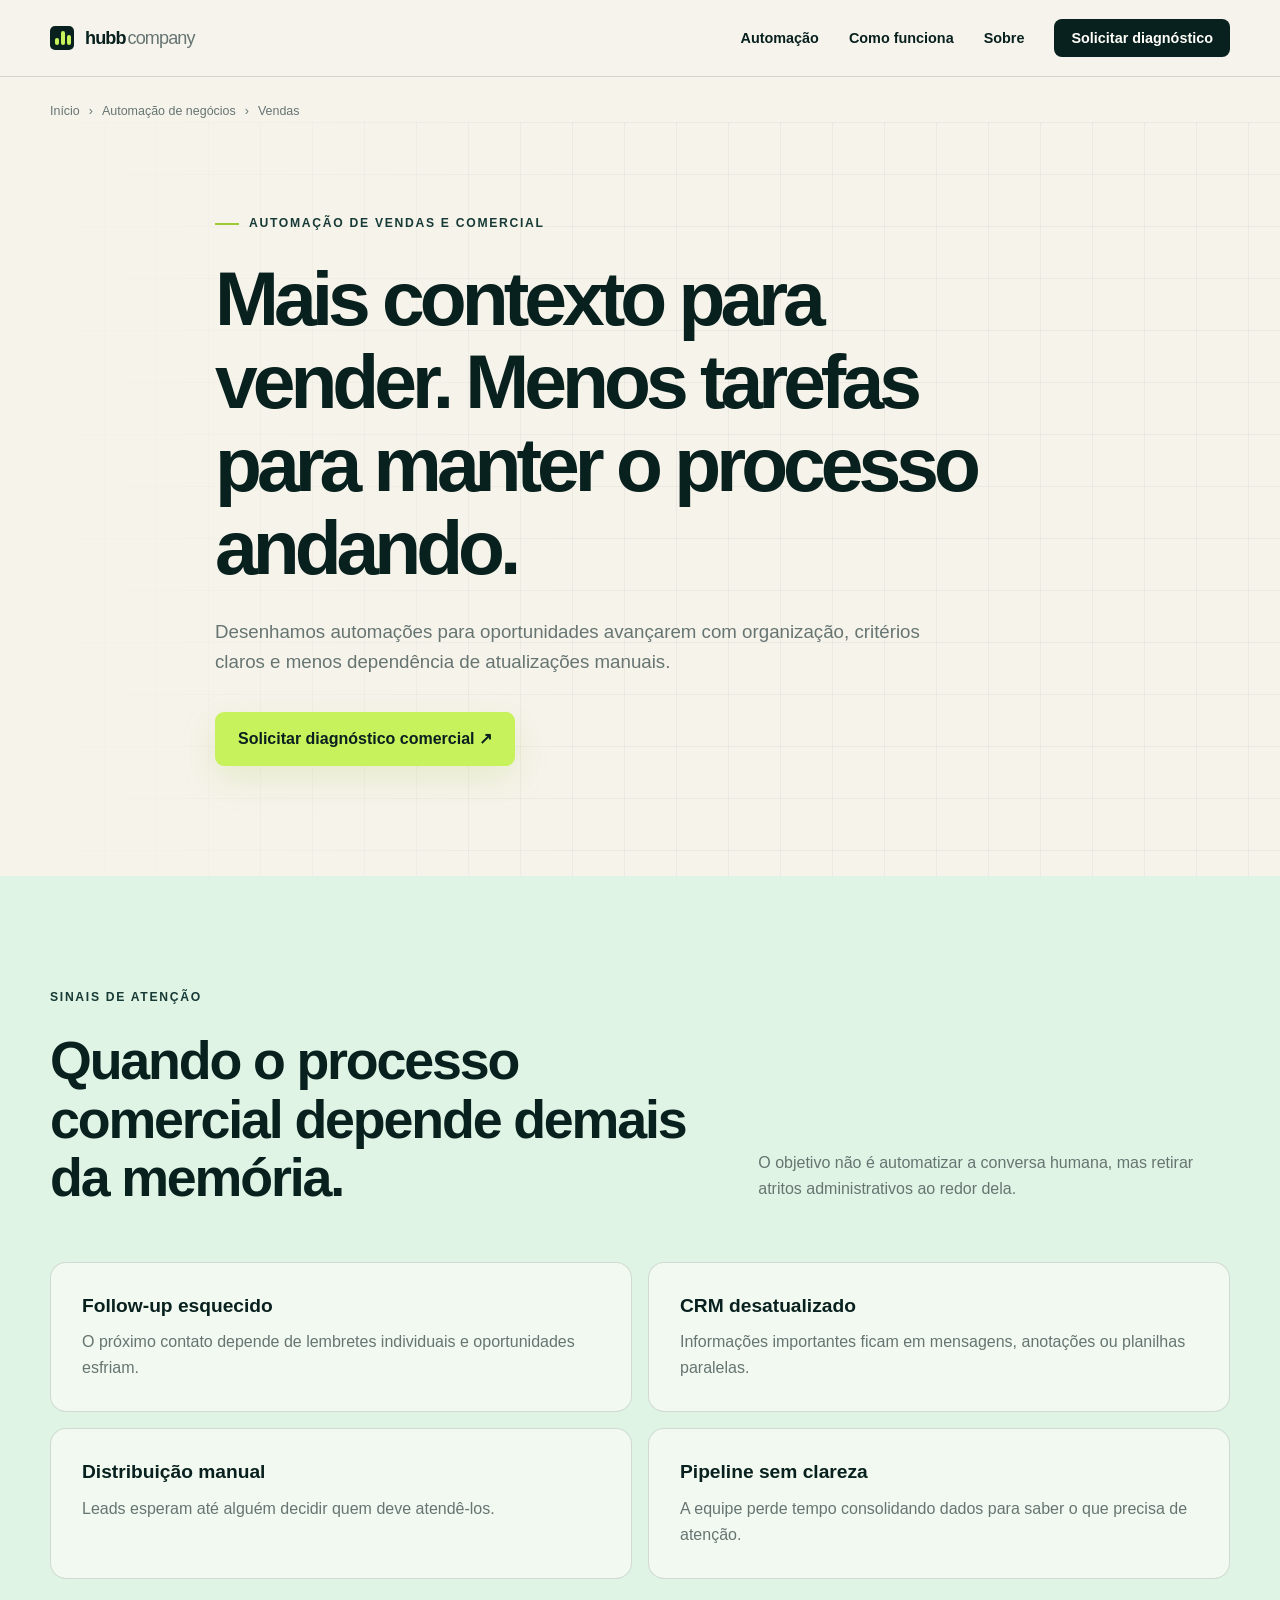
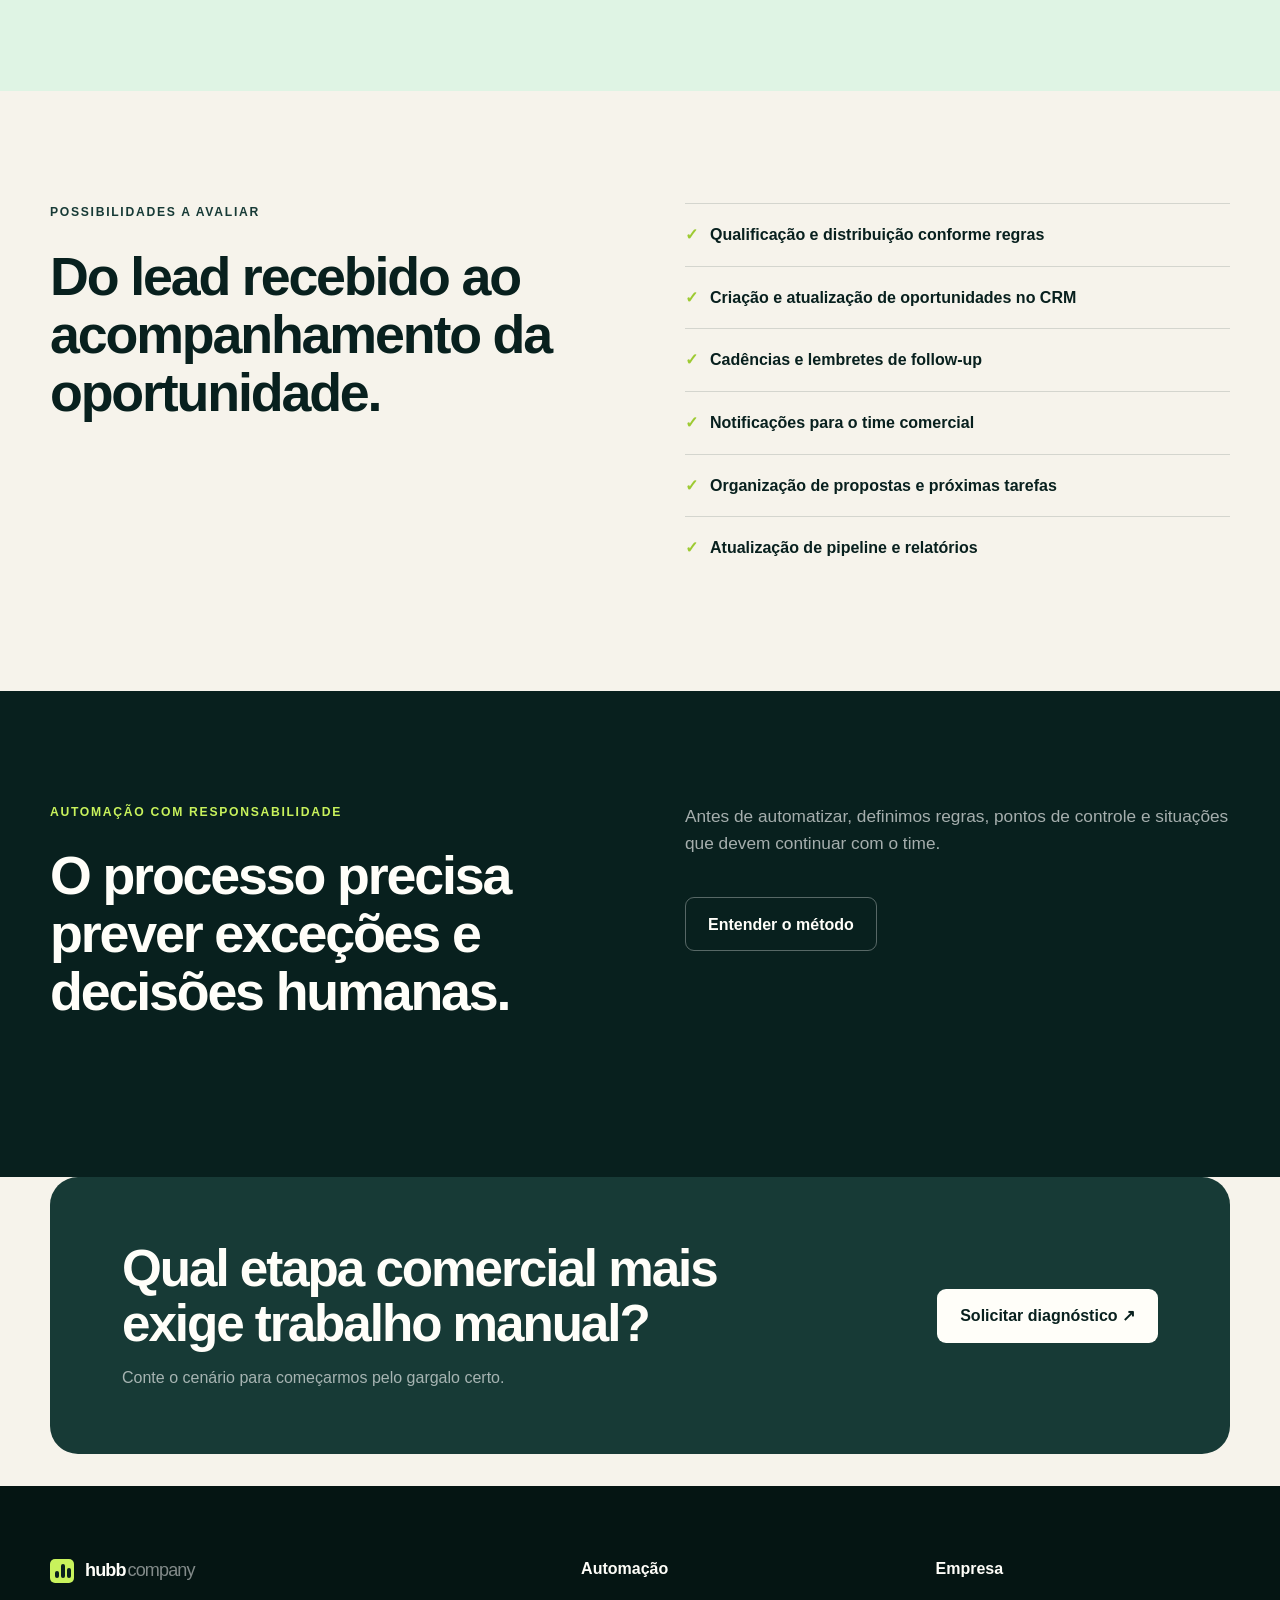
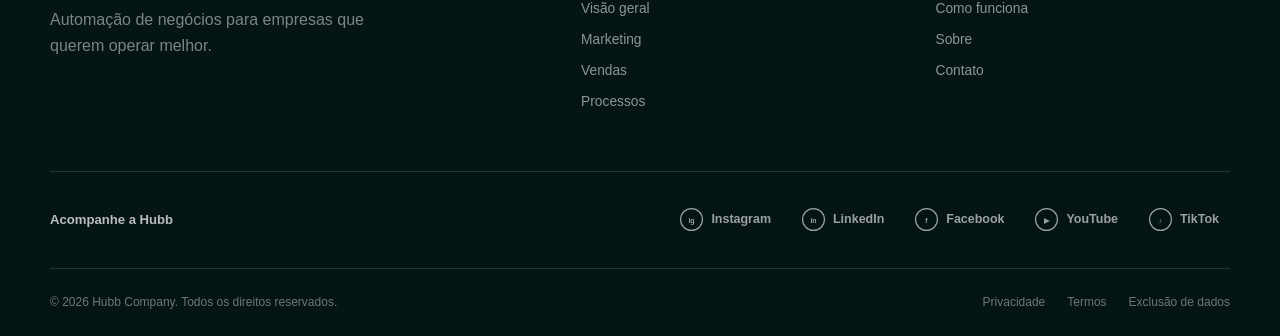
<file: automacao-de-negocios/automacao-de-vendas/index.html>
<!DOCTYPE html><html lang="pt-BR"><head><script>(function(w,d,s,l,i){w[l]=w[l]||[];w[l].push({'gtm.start':new Date().getTime(),event:'gtm.js'});var f=d.getElementsByTagName(s)[0],j=d.createElement(s),dl=l!='dataLayer'?'&l='+l:'';j.async=true;j.src='https://www.googletagmanager.com/gtm.js?id='+i+dl;f.parentNode.insertBefore(j,f);})(window,document,'script','dataLayer','GTM-T8QFWPZV');</script><meta charset="UTF-8"><meta name="viewport" content="width=device-width,initial-scale=1"><meta name="theme-color" content="#081f1d"><title>Automação de vendas e comercial | Hubb Company</title><meta name="description" content="Automação de vendas para organizar qualificação, distribuição, follow-ups, CRM e pipeline com menos tarefas administrativas."><link rel="canonical" href="https://hubbcompany.com.br/automacao-de-negocios/automacao-de-vendas/"><meta property="og:locale" content="pt_BR"><meta property="og:site_name" content="Hubb Company"><meta property="og:type" content="website"><meta property="og:title" content="Automação de vendas | Hubb Company"><meta property="og:description" content="Mais contexto para vender, menos tarefas para manter o processo andando."><meta property="og:url" content="https://hubbcompany.com.br/automacao-de-negocios/automacao-de-vendas/"><meta property="og:image" content="https://hubbcompany.com.br/og.png"><meta name="twitter:card" content="summary_large_image"><link rel="stylesheet" href="/styles.css"><script type="application/ld+json">{"@context":"https://schema.org","@graph":[{"@type":"Service","name":"Automação de vendas","provider":{"@type":"Organization","name":"Hubb Company","url":"https://hubbcompany.com.br/"},"areaServed":"BR","url":"https://hubbcompany.com.br/automacao-de-negocios/automacao-de-vendas/"},{"@type":"BreadcrumbList","itemListElement":[{"@type":"ListItem","position":1,"name":"Início","item":"https://hubbcompany.com.br/"},{"@type":"ListItem","position":2,"name":"Automação de negócios","item":"https://hubbcompany.com.br/automacao-de-negocios/"},{"@type":"ListItem","position":3,"name":"Automação de vendas","item":"https://hubbcompany.com.br/automacao-de-negocios/automacao-de-vendas/"}]}]}</script></head><body><noscript><iframe src="https://www.googletagmanager.com/ns.html?id=GTM-T8QFWPZV" height="0" width="0" style="display:none;visibility:hidden"></iframe></noscript>
<header class="site-header"><div class="container header-inner"><a href="/" class="logo"><span class="logo-mark"><i></i><i></i><i></i></span><span>hubb<span>company</span></span></a><input type="checkbox" id="menu-toggle" class="menu-toggle"><label for="menu-toggle" class="menu-toggle-label" aria-label="Abrir menu"><span></span><span></span><span></span></label><nav class="main-nav"><ul><li><a href="/automacao-de-negocios/">Automação</a></li><li><a href="/como-funciona/">Como funciona</a></li><li><a href="/sobre/">Sobre</a></li><li><a class="nav-cta" href="/contato/" data-track-cta="menu">Solicitar diagnóstico</a></li></ul></nav></div></header>
<main><div class="container breadcrumbs"><a href="/">Início</a><span>›</span><a href="/automacao-de-negocios/">Automação de negócios</a><span>›</span><span>Vendas</span></div><section class="page-hero"><div class="container narrow"><p class="eyebrow"><span></span> Automação de vendas e comercial</p><h1>Mais contexto para vender. Menos tarefas para manter o processo andando.</h1><p>Desenhamos automações para oportunidades avançarem com organização, critérios claros e menos dependência de atualizações manuais.</p><a class="btn btn-primary" href="/contato/" data-track-cta="sales-hero">Solicitar diagnóstico comercial ↗</a></div></section>
<section class="section soft-section"><div class="container"><div class="section-heading"><div><p class="eyebrow">Sinais de atenção</p><h2>Quando o processo comercial depende demais da memória.</h2></div><p>O objetivo não é automatizar a conversa humana, mas retirar atritos administrativos ao redor dela.</p></div><div class="signal-grid"><article><strong>Follow-up esquecido</strong><p>O próximo contato depende de lembretes individuais e oportunidades esfriam.</p></article><article><strong>CRM desatualizado</strong><p>Informações importantes ficam em mensagens, anotações ou planilhas paralelas.</p></article><article><strong>Distribuição manual</strong><p>Leads esperam até alguém decidir quem deve atendê-los.</p></article><article><strong>Pipeline sem clareza</strong><p>A equipe perde tempo consolidando dados para saber o que precisa de atenção.</p></article></div></div></section>
<section class="section"><div class="container split-content"><div><p class="eyebrow">Possibilidades a avaliar</p><h2>Do lead recebido ao acompanhamento da oportunidade.</h2></div><ul class="check-list"><li>Qualificação e distribuição conforme regras</li><li>Criação e atualização de oportunidades no CRM</li><li>Cadências e lembretes de follow-up</li><li>Notificações para o time comercial</li><li>Organização de propostas e próximas tarefas</li><li>Atualização de pipeline e relatórios</li></ul></div></section>
<section class="section method-section"><div class="container split-content"><div><p class="eyebrow light">Automação com responsabilidade</p><h2>O processo precisa prever exceções e decisões humanas.</h2></div><div><p>Antes de automatizar, definimos regras, pontos de controle e situações que devem continuar com o time.</p><a class="btn btn-outline" href="/como-funciona/">Entender o método</a></div></div></section>
<section class="contact-section"><div class="container compact-cta"><div><h2>Qual etapa comercial mais exige trabalho manual?</h2><p>Conte o cenário para começarmos pelo gargalo certo.</p></div><a class="btn btn-light" href="/contato/" data-track-cta="sales-final">Solicitar diagnóstico ↗</a></div></section></main><script src="/site.js" defer></script></body></html>
</file>
<file: styles.css>
:root {
  --ink: #08201e; --ink-soft: #173a36; --paper: #f6f3eb; --white: #fffef9;
  --lime: #c8f25c; --lime-deep: #9dca31; --mint: #dff4e4; --muted: #667572;
  --line: rgba(8, 32, 30, .14); --max-width: 1180px; --radius: 22px;
  --font-display: "Manrope", sans-serif; --font-body: "DM Sans", sans-serif;
}
* { box-sizing: border-box; }
html { scroll-behavior: smooth; scroll-padding-top: 88px; }
body { margin: 0; color: var(--ink); background: var(--paper); font-family: var(--font-body); line-height: 1.6; -webkit-font-smoothing: antialiased; }
body::selection { background: var(--lime); color: var(--ink); }
a { color: inherit; text-decoration: none; }
a:focus-visible, button:focus-visible, input:focus-visible, textarea:focus-visible, label:focus-visible { outline: 3px solid var(--lime-deep); outline-offset: 4px; }
.container { width: min(calc(100% - 40px), var(--max-width)); margin-inline: auto; }
h1, h2, h3, p { margin-top: 0; }
h1, h2, h3 { font-family: var(--font-display); letter-spacing: -.04em; line-height: 1.08; }
.section { padding: 112px 0; }
.eyebrow { display: flex; align-items: center; gap: 10px; margin-bottom: 24px; color: var(--ink-soft); font-size: .76rem; font-weight: 700; letter-spacing: .14em; text-transform: uppercase; }
.eyebrow > span { display: inline-block; width: 24px; height: 2px; background: var(--lime-deep); }
.eyebrow.light { color: var(--lime); }
.btn { display: inline-flex; align-items: center; justify-content: center; gap: 14px; min-height: 54px; padding: 0 22px; border: 1px solid transparent; border-radius: 9px; font-weight: 700; transition: transform .2s ease, background .2s ease, color .2s ease; }
.btn:hover { transform: translateY(-2px); }
.btn-primary { color: var(--ink); background: var(--lime); box-shadow: 0 12px 34px rgba(157, 202, 49, .18); }
.btn-primary:hover { background: #d5ff6b; }
.btn-outline { margin-top: 22px; color: var(--white); border-color: rgba(255,255,255,.32); }
.btn-outline:hover { color: var(--ink); background: var(--white); }
.btn-light { color: var(--ink); background: var(--white); }
.site-header { position: sticky; top: 0; z-index: 20; border-bottom: 1px solid var(--line); background: rgba(246,243,235,.9); backdrop-filter: blur(16px); }
.header-inner { display: flex; align-items: center; justify-content: space-between; min-height: 76px; }
.logo { display: inline-flex; align-items: center; gap: 11px; font-family: var(--font-display); font-size: 1.13rem; font-weight: 800; letter-spacing: -.05em; }
.logo > span:last-child > span { margin-left: 2px; color: var(--muted); font-weight: 500; }
.logo-mark { display: grid; grid-template-columns: repeat(3, 4px); align-items: end; gap: 2px; width: 24px; height: 24px; padding: 5px; border-radius: 5px; background: var(--ink); }
.logo-mark i { display: block; width: 4px; border-radius: 2px; background: var(--lime); }
.logo-mark i:nth-child(1) { height: 7px; } .logo-mark i:nth-child(2) { height: 14px; } .logo-mark i:nth-child(3) { height: 10px; }
.main-nav ul { display: flex; align-items: center; gap: 30px; margin: 0; padding: 0; list-style: none; }
.main-nav a { font-size: .9rem; font-weight: 600; }
.main-nav a:not(.nav-cta):hover { color: var(--lime-deep); }
.main-nav .nav-cta { padding: 11px 17px; border-radius: 8px; color: var(--white); background: var(--ink); }
.menu-toggle, .menu-toggle-label { display: none; }
.hero { position: relative; overflow: hidden; padding: 100px 0 92px; }
.hero::before { position: absolute; inset: 0; z-index: -1; content: ""; background-image: linear-gradient(rgba(8,32,30,.045) 1px, transparent 1px), linear-gradient(90deg, rgba(8,32,30,.045) 1px, transparent 1px); background-size: 52px 52px; mask-image: linear-gradient(to right, transparent, #000 45%, #000); }
.hero-grid { display: grid; grid-template-columns: 1.08fr .92fr; align-items: center; gap: 70px; }
.hero h1 { max-width: 700px; margin-bottom: 28px; font-size: clamp(3rem, 6vw, 5.35rem); font-weight: 700; letter-spacing: -.065em; }
.hero h1 em { color: var(--ink-soft); font-style: normal; }
.hero-subtitle { max-width: 650px; margin-bottom: 35px; color: var(--muted); font-size: 1.15rem; }
.hero-actions { display: flex; align-items: center; gap: 28px; }
.text-link { padding: 10px 0; border-bottom: 1px solid var(--ink); font-weight: 600; }
.text-link span { margin-left: 8px; }
.hero-proof { display: flex; align-items: center; gap: 12px; margin-top: 54px; color: var(--muted); font-size: .76rem; font-weight: 700; letter-spacing: .09em; text-transform: uppercase; }
.hero-proof i { width: 4px; height: 4px; border-radius: 50%; background: var(--lime-deep); }
.process-visual { position: relative; min-height: 500px; padding: 62px 42px 36px; border: 1px solid rgba(255,255,255,.08); border-radius: 30px; background: var(--ink); box-shadow: 0 32px 80px rgba(8,32,30,.2); }
.process-visual::before { position: absolute; right: -70px; bottom: -90px; width: 280px; height: 280px; border-radius: 50%; content: ""; background: rgba(200,242,92,.12); }
.visual-label { position: absolute; top: 24px; left: 29px; color: rgba(255,255,255,.5); font-size: .68rem; font-weight: 700; letter-spacing: .14em; text-transform: uppercase; }
.flow-card { position: relative; z-index: 2; display: grid; grid-template-columns: 42px 1fr 14px; align-items: center; gap: 15px; padding: 17px 18px; border: 1px solid rgba(255,255,255,.13); border-radius: 14px; color: var(--white); background: rgba(255,255,255,.07); }
.flow-card small, .mini-card small { display: block; color: rgba(255,255,255,.52); font-size: .68rem; letter-spacing: .08em; text-transform: uppercase; }
.flow-card strong, .mini-card strong { display: block; margin-top: 2px; font-size: .88rem; }
.flow-icon { display: grid; place-items: center; width: 38px; height: 38px; border-radius: 9px; color: var(--ink); background: var(--lime); font-size: .72rem; font-weight: 800; }
.status-dot { width: 9px; height: 9px; border-radius: 50%; background: var(--lime); box-shadow: 0 0 0 5px rgba(200,242,92,.12); }
.flow-main { border-color: rgba(200,242,92,.38); background: rgba(200,242,92,.09); }
.pulse { width: 10px; height: 10px; border: 2px solid var(--lime); border-radius: 50%; animation: pulse 1.8s infinite; }
.flow-line { display: flex; justify-content: center; height: 48px; } .flow-line span { width: 1px; background: linear-gradient(var(--lime), rgba(200,242,92,.25)); }
.flow-split { position: relative; width: 55%; height: 48px; margin: auto; border-top: 1px solid rgba(200,242,92,.5); border-inline: 1px solid rgba(200,242,92,.5); }
.flow-split::before { position: absolute; top: -48px; left: 50%; width: 1px; height: 48px; content: ""; background: rgba(200,242,92,.5); }
.flow-results { display: grid; grid-template-columns: 1fr 1fr; gap: 14px; }
.mini-card { position: relative; padding: 16px; border: 1px solid rgba(255,255,255,.1); border-radius: 12px; color: var(--white); background: rgba(255,255,255,.055); }
.mini-card > span { position: absolute; top: 15px; right: 15px; color: var(--lime); }
.visual-note { position: absolute; bottom: 12px; left: 42px; margin: 0; color: rgba(255,255,255,.46); font-size: .72rem; } .visual-note span { color: var(--lime); }
@keyframes pulse { 0%,100% { box-shadow: 0 0 0 0 rgba(200,242,92,.28); } 50% { box-shadow: 0 0 0 8px rgba(200,242,92,0); } }
.problem-strip { padding: 25px 0; color: var(--white); background: var(--ink-soft); }
.strip-grid { display: grid; grid-template-columns: auto 1fr auto; align-items: center; gap: 28px; }
.strip-grid p, .strip-grid strong { margin: 0; font-size: .85rem; } .strip-grid p { color: rgba(255,255,255,.58); } .strip-grid strong { color: var(--lime); }
.strip-grid ul { display: flex; justify-content: center; gap: 26px; margin: 0; padding: 0; list-style: none; font-size: .83rem; } .strip-grid li::before { margin-right: 8px; color: var(--lime); content: "×"; }
.section-heading { display: grid; grid-template-columns: 1.15fr .85fr; gap: 70px; align-items: end; margin-bottom: 56px; }
.section-heading h2, .about-statement h2, .method-intro h2, .contact-panel h2 { margin-bottom: 0; font-size: clamp(2.35rem, 4.2vw, 4rem); }
.section-heading > p { max-width: 440px; margin-bottom: 4px; color: var(--muted); }
.services-grid { display: grid; grid-template-columns: repeat(2, 1fr); gap: 18px; }
.service-card { position: relative; min-height: 345px; padding: 36px; overflow: hidden; border: 1px solid var(--line); border-radius: var(--radius); background: rgba(255,254,249,.56); }
.service-card.featured { background: var(--mint); }
.service-card h3 { max-width: 370px; margin: 55px 0 16px; font-size: 1.75rem; }
.service-card p { max-width: 500px; color: var(--muted); }
.service-card ul { display: flex; flex-wrap: wrap; gap: 8px; margin: 25px 0 0; padding: 0; list-style: none; }
.service-card li { padding: 7px 11px; border: 1px solid var(--line); border-radius: 30px; font-size: .76rem; font-weight: 600; }
.card-number { position: absolute; top: 32px; right: 34px; color: var(--lime-deep); font-family: var(--font-display); font-size: .78rem; font-weight: 800; }
.service-cta { display: flex; flex-direction: column; justify-content: flex-end; color: var(--white); background: var(--ink); }
.service-cta p { color: var(--lime); } .service-cta h3 { margin: 0 0 28px; font-size: 2.1rem; } .service-cta a { align-self: flex-start; padding-bottom: 5px; border-bottom: 1px solid rgba(255,255,255,.5); font-weight: 700; }
.card-link { display: inline-block; margin-top: 24px; padding-bottom: 3px; border-bottom: 1px solid var(--ink); font-weight: 700; }
.three-columns { grid-template-columns: repeat(3, 1fr); }
.three-columns .service-card { min-height: 390px; }
.method-section { color: var(--white); background: var(--ink); }
.method-grid { display: grid; grid-template-columns: .85fr 1.15fr; gap: 100px; }
.method-intro { position: sticky; top: 120px; align-self: start; } .method-intro > p:not(.eyebrow) { max-width: 430px; margin-top: 26px; color: rgba(255,255,255,.6); }
.steps-list { margin: 0; padding: 0; list-style: none; }
.steps-list li { display: grid; grid-template-columns: 58px 1fr; gap: 22px; padding: 32px 0; border-top: 1px solid rgba(255,255,255,.14); }
.steps-list li:last-child { border-bottom: 1px solid rgba(255,255,255,.14); }
.steps-list > li > span { display: grid; place-items: center; width: 42px; height: 42px; border: 1px solid rgba(200,242,92,.4); border-radius: 50%; color: var(--lime); font: 700 .72rem var(--font-display); }
.steps-list h3 { margin: 3px 0 8px; font-size: 1.45rem; } .steps-list p { margin: 0; color: rgba(255,255,255,.55); }
.about-grid { display: grid; grid-template-columns: 1fr 1fr; gap: 90px; }
.about-copy > p { color: var(--muted); font-size: 1.08rem; } .about-copy > p:first-child { color: var(--ink); font-size: 1.27rem; }
.values-row { display: grid; grid-template-columns: repeat(3, 1fr); gap: 15px; margin-top: 42px; padding-top: 28px; border-top: 1px solid var(--line); }
.values-row strong, .values-row span { display: block; } .values-row strong { font-family: var(--font-display); } .values-row span { margin-top: 4px; color: var(--muted); font-size: .72rem; }
.contact-section { padding: 0 0 32px; }
.contact-panel { display: grid; grid-template-columns: .82fr 1.18fr; gap: 72px; padding: 72px; border-radius: 28px; color: var(--white); background: var(--ink-soft); }
.contact-copy > p:not(.eyebrow) { max-width: 430px; margin-top: 26px; color: rgba(255,255,255,.62); }
.contact-copy > a { display: inline-block; margin-top: 16px; padding-bottom: 3px; border-bottom: 1px solid rgba(200,242,92,.5); color: var(--lime); font-weight: 600; }
.contact-form { display: grid; gap: 18px; padding: 30px; border: 1px solid rgba(255,255,255,.12); border-radius: 18px; background: rgba(255,255,255,.06); }
.form-row { display: grid; grid-template-columns: 1fr 1fr; gap: 16px; }
.form-field { display: grid; gap: 7px; }
.form-field label { font-size: .78rem; font-weight: 700; }
.form-field input, .form-field textarea { width: 100%; border: 1px solid rgba(255,255,255,.16); border-radius: 9px; outline: none; color: var(--white); background: rgba(5,21,19,.42); font: inherit; transition: border-color .2s ease, box-shadow .2s ease; }
.form-field input { height: 48px; padding: 0 14px; }
.form-field textarea { min-height: 116px; padding: 12px 14px; resize: vertical; }
.form-field input::placeholder, .form-field textarea::placeholder { color: rgba(255,255,255,.35); }
.form-field input:focus, .form-field textarea:focus { border-color: var(--lime); box-shadow: 0 0 0 3px rgba(200,242,92,.12); }
.form-consent { display: flex; align-items: flex-start; gap: 10px; color: rgba(255,255,255,.6); font-size: .76rem; cursor: pointer; }
.form-consent input { width: 16px; height: 16px; margin: 3px 0 0; accent-color: var(--lime); }
.form-consent a { color: var(--white); text-decoration: underline; text-underline-offset: 2px; }
.form-submit { width: 100%; border: 0; cursor: pointer; }
.form-submit:disabled { opacity: .6; cursor: wait; transform: none; }
.form-status { min-height: 0; margin: -4px 0 0; font-size: .8rem; }
.form-status.success { padding: 11px 13px; border-radius: 8px; color: var(--ink); background: var(--lime); }
.form-status.error { color: #ffc7bd; }.form-status.error a { text-decoration: underline; }
.form-trap { position: absolute; left: -9999px; width: 1px; height: 1px; overflow: hidden; }
.site-footer { padding: 70px 0 24px; color: var(--white); background: #051513; }
.footer-grid { display: grid; grid-template-columns: 1.6fr 1fr 1fr; gap: 60px; padding-bottom: 58px; }
.footer-grid > div > p { max-width: 360px; margin-top: 22px; color: rgba(255,255,255,.48); }
.footer-grid nav { display: grid; align-content: start; gap: 9px; }
.footer-grid nav strong { margin-bottom: 7px; color: var(--white); font-family: var(--font-display); }
.footer-grid nav a { color: rgba(255,255,255,.55); font-size: .86rem; }
.footer-grid nav a:hover { color: var(--lime); }
.footer-social { display: flex; align-items: center; justify-content: space-between; gap: 30px; padding: 26px 0; border-top: 1px solid rgba(255,255,255,.12); }
.footer-social > strong { color: rgba(255,255,255,.72); font: 700 .82rem var(--font-display); }
.social-links { display: flex; flex-wrap: wrap; gap: 8px; }
.social-links a { display: inline-flex; align-items: center; gap: 7px; min-height: 44px; padding: 7px 11px; border-radius: 8px; color: rgba(255,255,255,.6); font-size: .78rem; font-weight: 600; transition: color .2s ease, background .2s ease; }
.social-links a:hover { color: var(--lime); background: rgba(255,255,255,.06); }
.social-icon { width: 25px; height: 25px; overflow: visible; fill: none; stroke: currentColor; stroke-width: 1.5; }
.social-icon text { fill: currentColor; stroke: none; font: 700 9px Arial, sans-serif; }
.footer-main { display: flex; justify-content: space-between; align-items: center; padding-bottom: 58px; } .footer-main > p { max-width: 340px; margin: 0; color: rgba(255,255,255,.48); text-align: right; }
.logo-footer .logo-mark { background: var(--lime); } .logo-footer .logo-mark i { background: var(--ink); } .logo-footer > span:last-child > span { color: rgba(255,255,255,.5); }
.footer-bottom { display: flex; justify-content: space-between; gap: 20px; padding-top: 24px; border-top: 1px solid rgba(255,255,255,.12); color: rgba(255,255,255,.42); font-size: .75rem; } .footer-bottom p { margin: 0; } .footer-bottom nav { display: flex; gap: 22px; } .footer-bottom a:hover { color: var(--lime); }
.legal-content { max-width: 780px; padding-top: 65px; padding-bottom: 90px; }
.legal-content h1 { margin-bottom: 10px; font-size: clamp(2.4rem, 5vw, 4rem); }
.legal-content h2 { margin-top: 42px; margin-bottom: 14px; font-size: 1.45rem; }
.legal-content p, .legal-content li { color: var(--muted); }
.legal-content a { color: var(--ink); border-bottom: 1px solid var(--lime-deep); }
.updated-date { margin-bottom: 44px; font-size: .85rem; }
.section .legal-content { padding-top: 0; padding-bottom: 0; }
.breadcrumbs { display: flex; align-items: center; gap: 9px; padding-top: 25px; color: var(--muted); font-size: .78rem; }
.breadcrumbs a:hover { color: var(--ink); text-decoration: underline; }
.page-hero { position: relative; overflow: hidden; padding: 92px 0 110px; }
.page-hero::before { position: absolute; inset: 0; z-index: -1; content: ""; background-image: linear-gradient(rgba(8,32,30,.045) 1px, transparent 1px), linear-gradient(90deg, rgba(8,32,30,.045) 1px, transparent 1px); background-size: 52px 52px; mask-image: linear-gradient(to right, transparent, #000 45%, #000); }
.narrow { max-width: 850px; }
.page-hero h1, .contact-page h1, .error-page h1 { margin-bottom: 28px; font-size: clamp(3rem, 6vw, 5.3rem); letter-spacing: -.065em; }
.page-hero .narrow > p:not(.eyebrow), .error-page .narrow > p:not(.error-code) { max-width: 720px; margin-bottom: 35px; color: var(--muted); font-size: 1.17rem; }
.soft-section { background: var(--mint); }
.signal-grid { display: grid; grid-template-columns: repeat(2, 1fr); gap: 16px; }
.signal-grid article { padding: 31px; border: 1px solid var(--line); border-radius: 16px; background: rgba(255,254,249,.55); }
.signal-grid strong { font: 700 1.2rem var(--font-display); }
.signal-grid p { margin: 10px 0 0; color: var(--muted); }
.split-content { display: grid; grid-template-columns: 1fr 1fr; gap: 90px; align-items: start; }
.split-content h2 { font-size: clamp(2.35rem, 4.2vw, 4rem); }
.split-content > div > p:not(.eyebrow), .long-copy p { color: rgba(255,255,255,.64); font-size: 1.08rem; }
.soft-section .long-copy p, .section:not(.method-section) .long-copy p { color: var(--muted); }
.check-list { display: grid; gap: 0; margin: 0; padding: 0; list-style: none; }
.check-list li { padding: 18px 0; border-top: 1px solid var(--line); font-weight: 600; }
.check-list li::before { margin-right: 12px; color: var(--lime-deep); content: "✓"; }
.compact-cta { display: flex; align-items: center; justify-content: space-between; gap: 50px; padding: 64px 72px; border-radius: 28px; color: var(--white); background: var(--ink-soft); }
.compact-cta h2 { max-width: 720px; margin-bottom: 13px; font-size: clamp(2.2rem, 4vw, 3.6rem); }
.compact-cta p:not(.eyebrow) { max-width: 650px; margin: 0; color: rgba(255,255,255,.62); }
.compact-cta .btn { flex: 0 0 auto; }
.inline-link { display: inline-block; margin-top: 20px; }
.timeline { margin: 0; padding: 0; list-style: none; }
.timeline li { display: grid; grid-template-columns: 90px 1fr; gap: 30px; padding: 60px 0; border-top: 1px solid rgba(255,255,255,.15); }
.timeline > li > span { display: grid; place-items: center; width: 58px; height: 58px; border: 1px solid rgba(200,242,92,.45); border-radius: 50%; color: var(--lime); font: 700 .85rem var(--font-display); }
.timeline h2 { margin-bottom: 18px; font-size: clamp(2rem, 4vw, 3.5rem); }
.timeline p:not(.eyebrow) { max-width: 720px; color: rgba(255,255,255,.62); }
.timeline strong { color: var(--lime); font-size: .9rem; }
.contact-page { padding: 70px 0 100px; }
.contact-page .contact-panel h1 { font-size: clamp(2.7rem, 5vw, 4.6rem); }
.error-page { display: grid; align-items: center; min-height: 100vh; padding: 70px 0; }
.error-code { margin: 90px 0 12px; color: var(--lime-deep); font: 800 1rem var(--font-display); letter-spacing: .15em; }
.external-channels-section { padding: 105px 0; }
.external-channels-grid { display: grid; grid-template-columns: 1.25fr .75fr; gap: 18px; }
.external-channel-card { display: grid; align-content: start; gap: 24px; padding: 34px; border: 1px solid var(--line); border-radius: var(--radius); background: rgba(255,254,249,.62); }
.external-channel-card.featured-channel { background: var(--mint); }
.external-channel-card > svg { width: 38px; height: 38px; fill: none; stroke: var(--ink); stroke-linecap: round; stroke-linejoin: round; stroke-width: 1.6; }
.external-channel-card h3 { margin-bottom: 8px; font-size: 1.5rem; }
.external-channel-card p { margin-bottom: 0; color: var(--muted); }
.external-channel-card .channel-label { margin-bottom: 9px; color: var(--lime-deep); font-size: .7rem; font-weight: 800; letter-spacing: .12em; text-transform: uppercase; }
.external-channel-card .btn, .external-channel-card .text-link { align-self: end; justify-self: start; }
.google-review-callout { display: flex; align-items: center; justify-content: space-between; gap: 30px; margin-top: 18px; padding: 22px 28px; border: 1px solid var(--line); border-radius: 13px; }
.google-review-callout p { margin: 0; color: var(--muted); }
.google-review-callout a { flex: 0 0 auto; color: var(--ink); font-weight: 700; }
.google-review-callout a:hover { color: var(--lime-deep); }
@media (max-width: 980px) {
  .hero-grid, .method-grid, .about-grid, .split-content { grid-template-columns: 1fr; }
  .hero-grid { gap: 55px; } .process-visual { max-width: 620px; width: 100%; margin: auto; }
  .strip-grid { grid-template-columns: 1fr; gap: 10px; } .strip-grid ul { justify-content: flex-start; flex-wrap: wrap; }
  .method-grid { gap: 60px; } .method-intro { position: static; }
  .contact-panel { grid-template-columns: 1fr; gap: 38px; }
  .three-columns { grid-template-columns: 1fr 1fr; }
  .footer-grid { grid-template-columns: 1.4fr 1fr 1fr; gap: 30px; }
  .external-channels-grid { grid-template-columns: 1fr; }
}
@media (max-width: 720px) {
  .container { width: min(calc(100% - 28px), var(--max-width)); } .section { padding: 78px 0; }
  .menu-toggle-label { display: flex; flex-direction: column; justify-content: space-between; width: 26px; height: 19px; cursor: pointer; } .menu-toggle-label span { width: 100%; height: 2px; background: var(--ink); }
  .main-nav { display: none; width: 100%; padding: 16px 0 20px; } .header-inner { flex-wrap: wrap; } .menu-toggle:checked ~ .main-nav { display: block; } .main-nav ul { flex-direction: column; align-items: stretch; gap: 4px; } .main-nav a { display: block; padding: 11px 0; } .main-nav .nav-cta { margin-top: 7px; text-align: center; }
  .hero { padding: 70px 0 65px; } .hero h1 { font-size: clamp(2.85rem, 14vw, 4rem); } .hero-actions { align-items: stretch; flex-direction: column; gap: 12px; } .text-link { align-self: center; } .hero-proof { flex-wrap: wrap; margin-top: 38px; }
  .process-visual { min-height: 445px; padding: 62px 18px 34px; border-radius: 22px; } .visual-note { left: 20px; } .flow-card { grid-template-columns: 38px 1fr 12px; gap: 10px; } .flow-results { gap: 8px; } .mini-card { padding: 13px 10px; } .mini-card strong { font-size: .76rem; }
  .problem-strip { display: none; } .section-heading { grid-template-columns: 1fr; gap: 20px; margin-bottom: 38px; } .services-grid, .three-columns, .signal-grid { grid-template-columns: 1fr; } .service-card { min-height: 330px; padding: 28px; }
  .about-grid { gap: 38px; } .values-row { grid-template-columns: 1fr; } .values-row div { padding-bottom: 12px; border-bottom: 1px solid var(--line); }
  .contact-panel { width: 100%; padding: 54px 22px; border-radius: 0; } .contact-section { padding: 0; } .contact-form { padding: 22px 16px; } .form-row { grid-template-columns: 1fr; }
  .footer-main, .footer-bottom { align-items: flex-start; flex-direction: column; } .footer-main > p { text-align: left; } .footer-bottom nav { flex-wrap: wrap; gap: 12px 18px; }
  .footer-grid { grid-template-columns: 1fr; gap: 34px; } .compact-cta { align-items: flex-start; flex-direction: column; padding: 52px 24px; border-radius: 0; } .contact-section .compact-cta { width: 100%; } .page-hero { padding: 65px 0 80px; } .timeline li { grid-template-columns: 58px 1fr; gap: 18px; } .timeline > li > span { width: 46px; height: 46px; }
  .footer-social, .google-review-callout { align-items: flex-start; flex-direction: column; } .social-links { width: 100%; } .social-links a { flex: 1 1 130px; } .external-channels-section { padding: 78px 0; } .external-channel-card { padding: 26px; }
}
@media (prefers-reduced-motion: reduce) { html { scroll-behavior: auto; } *, *::before, *::after { animation-duration: .01ms !important; } }
</file>
